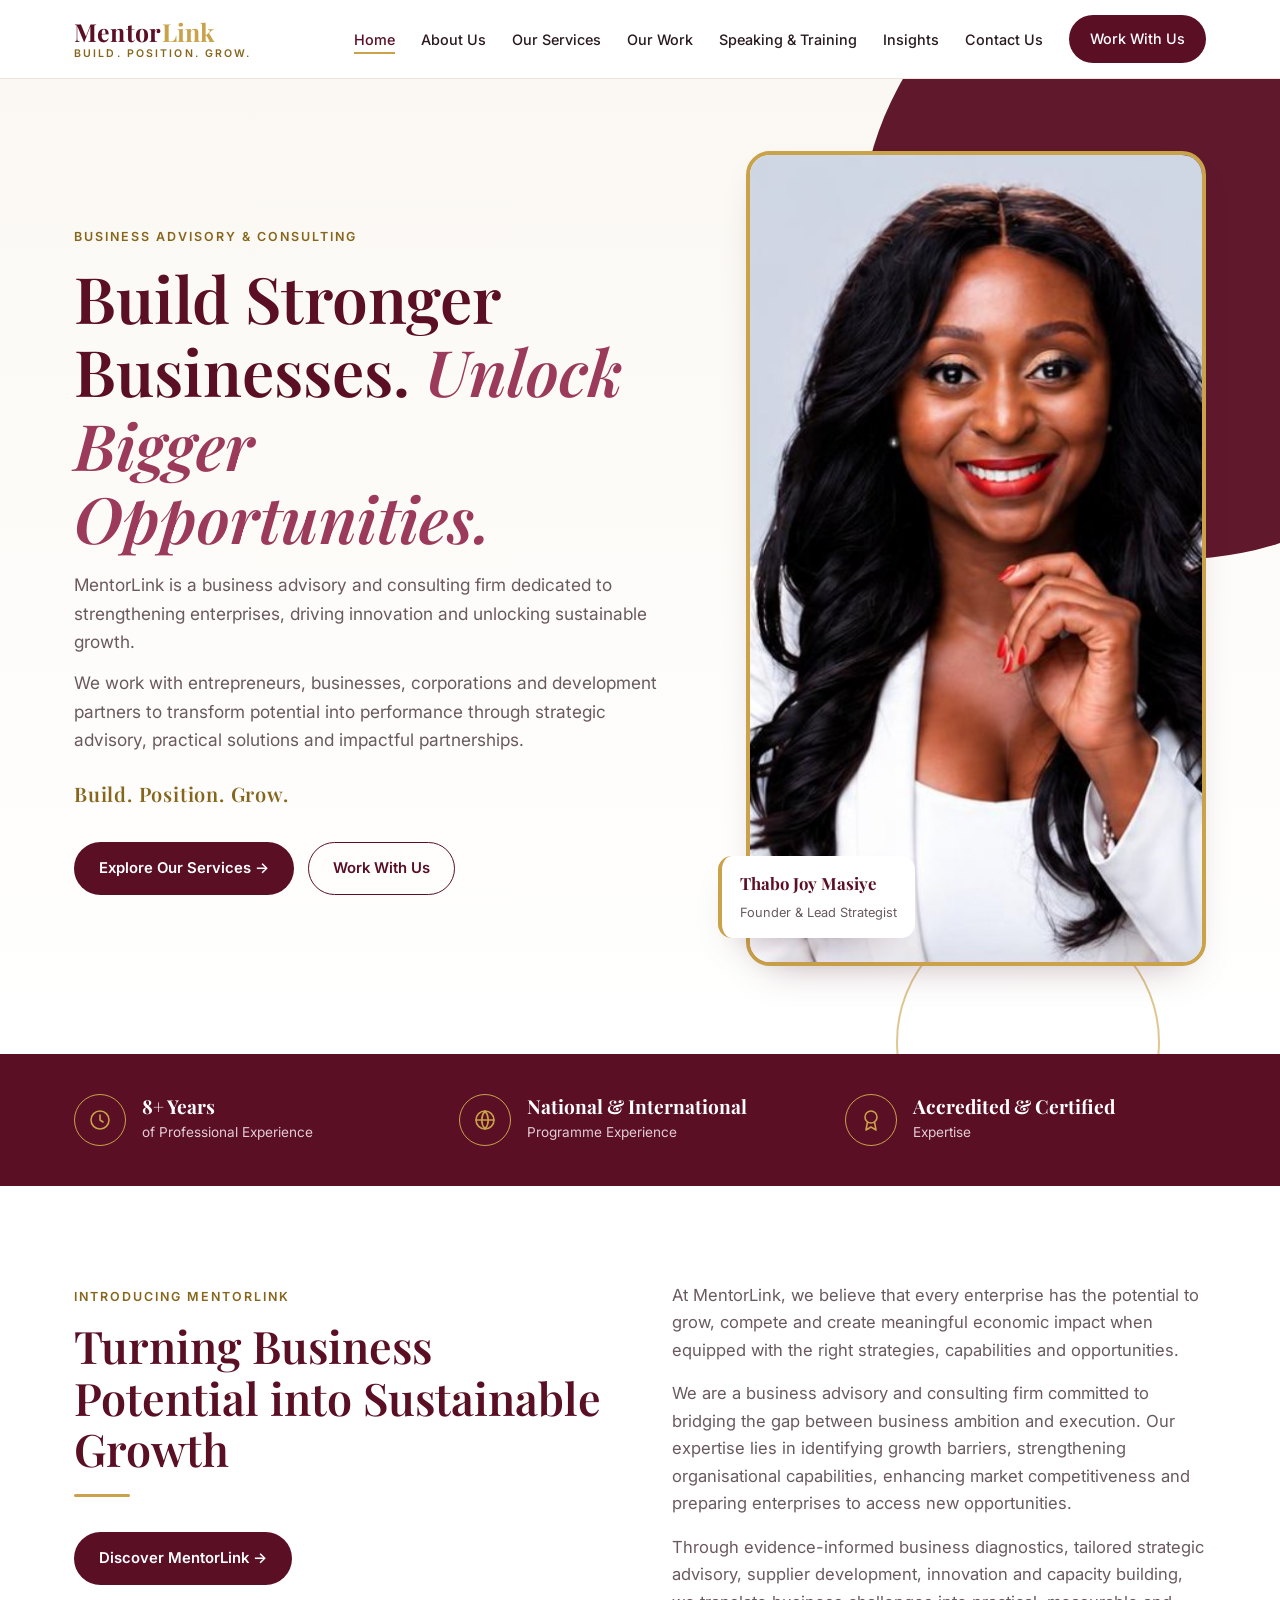
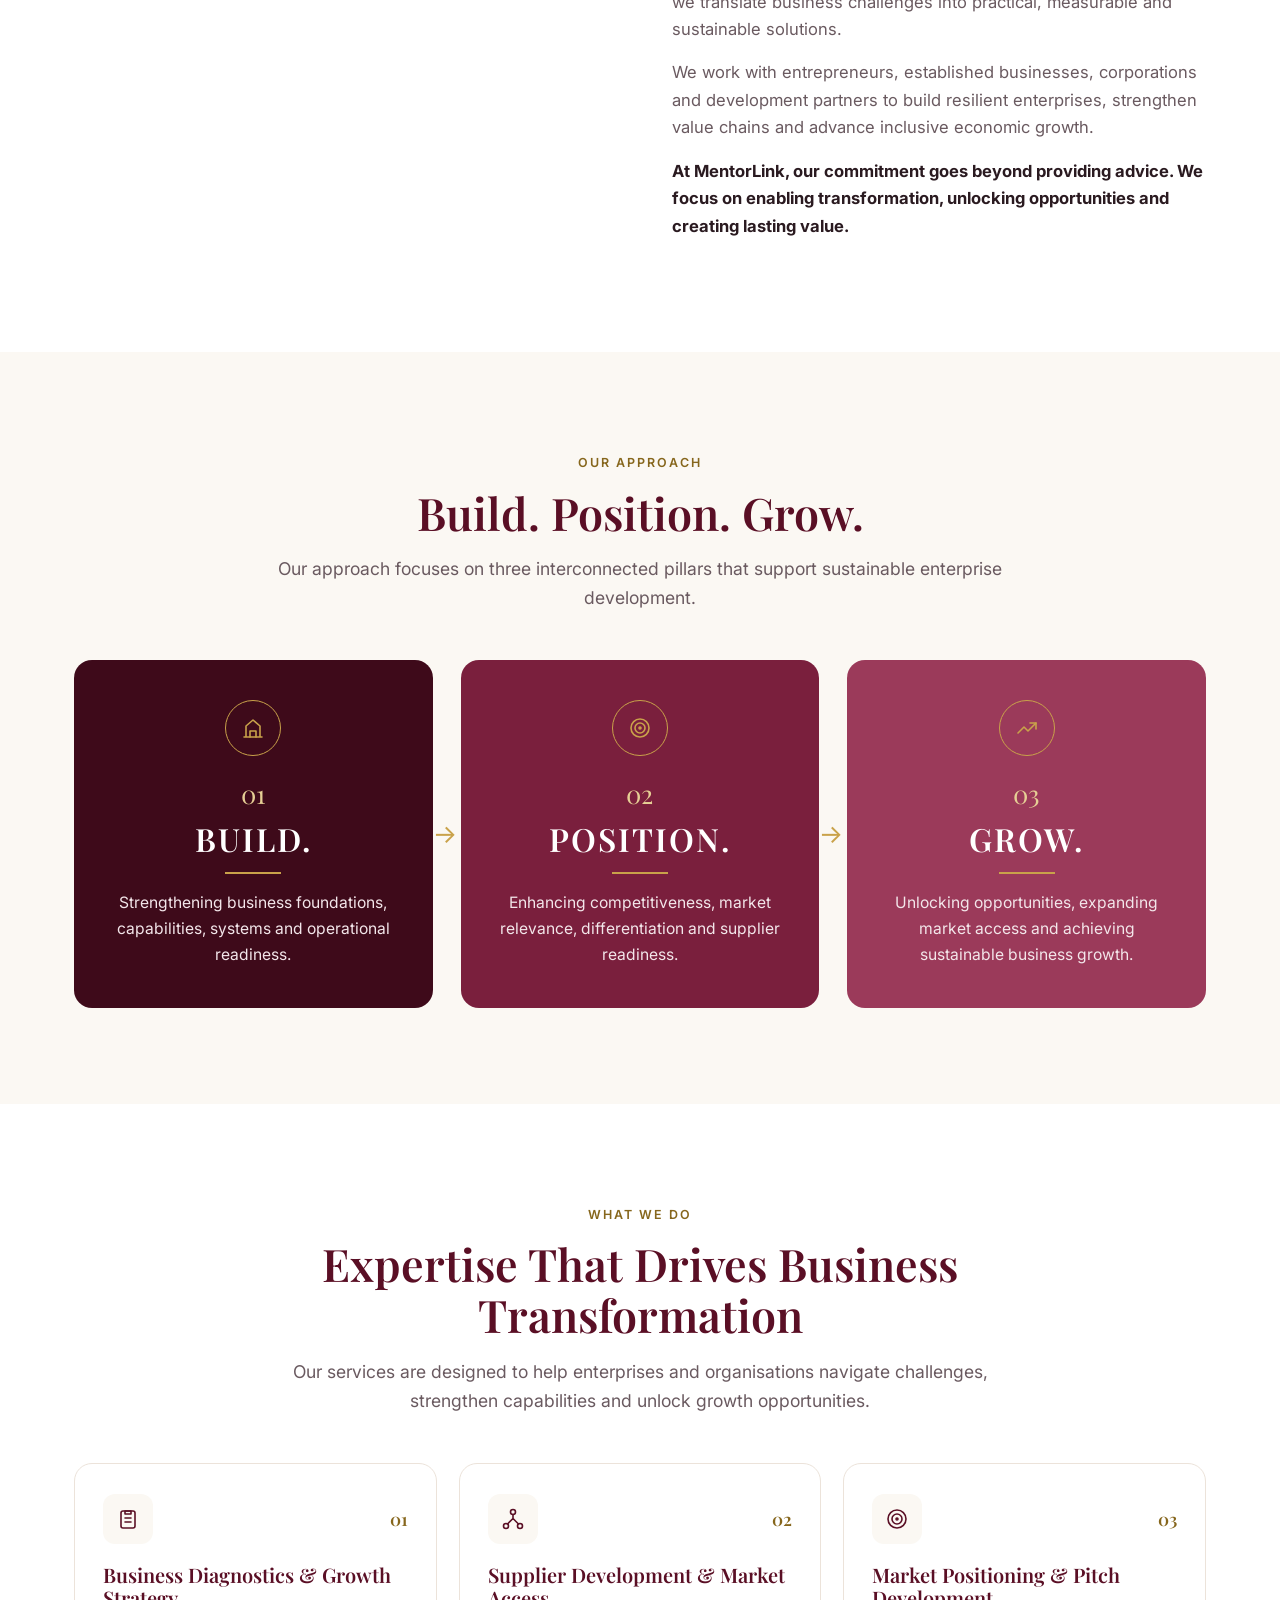
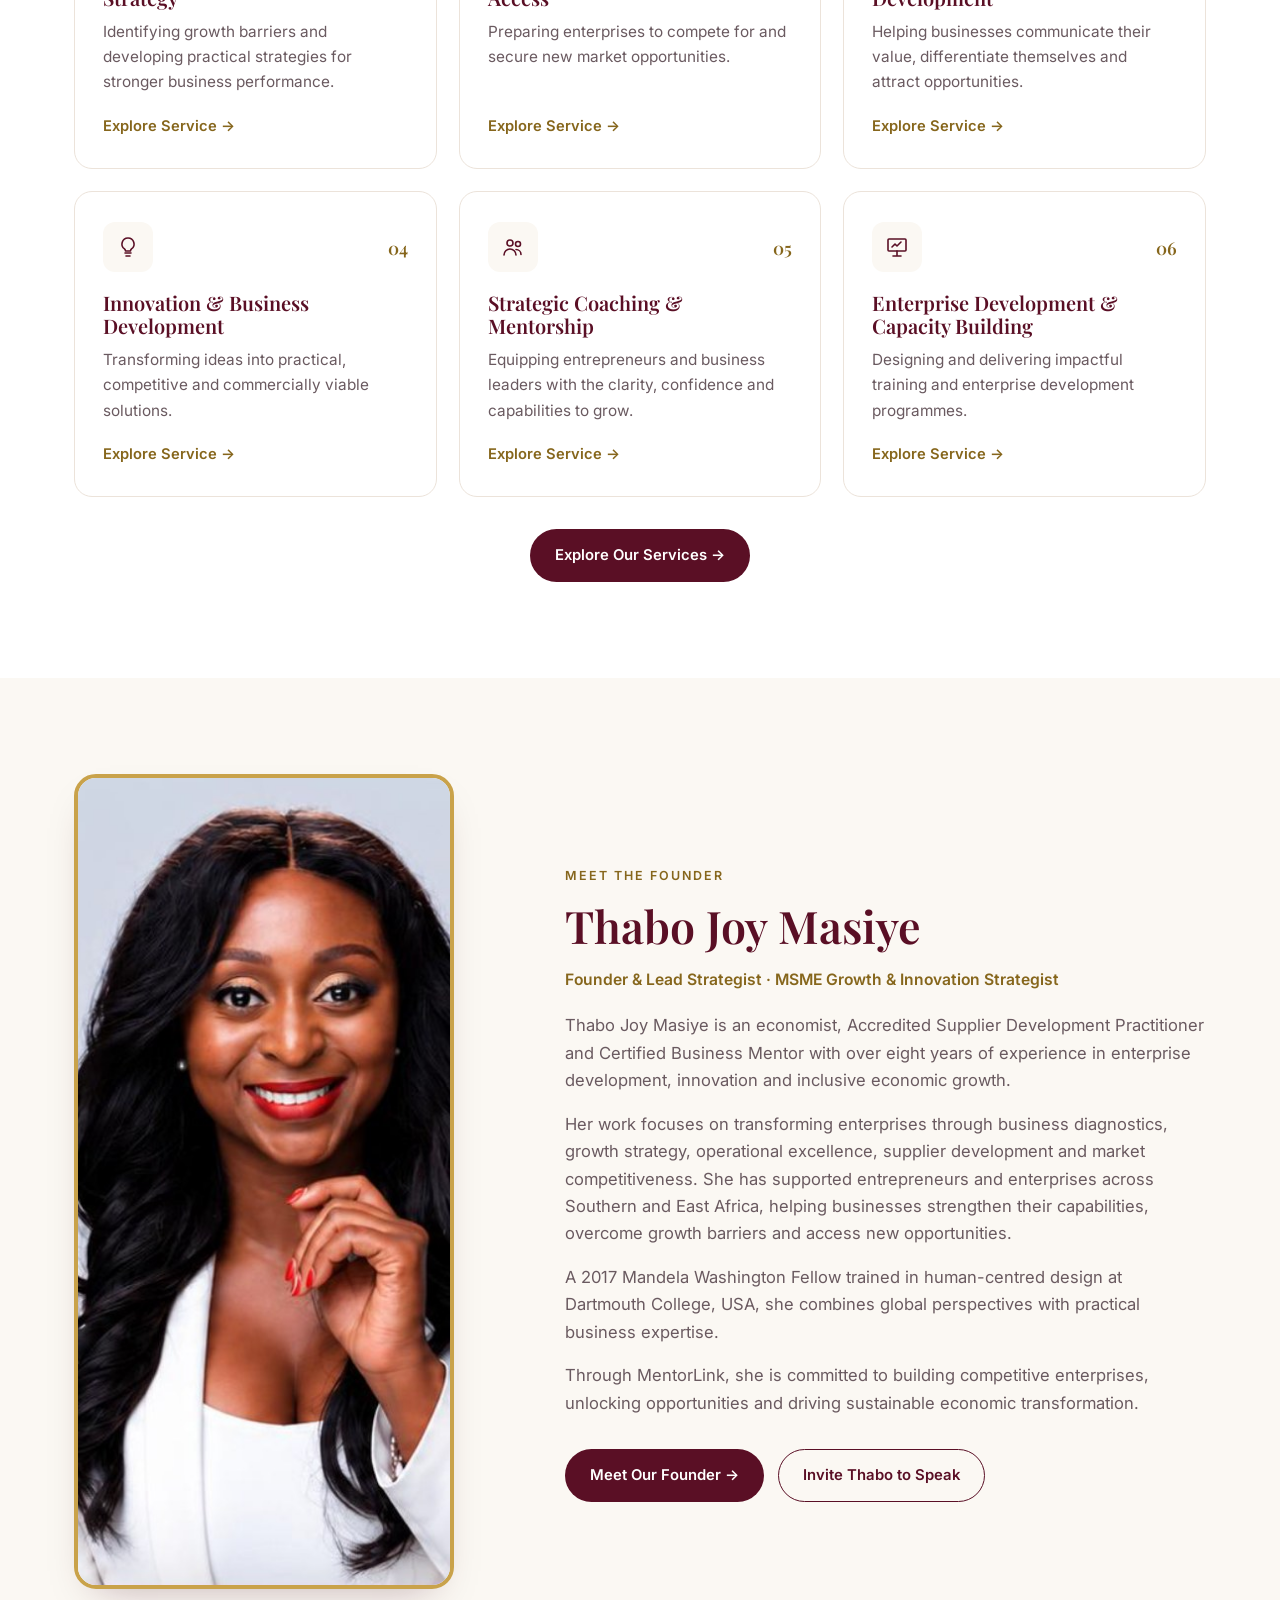
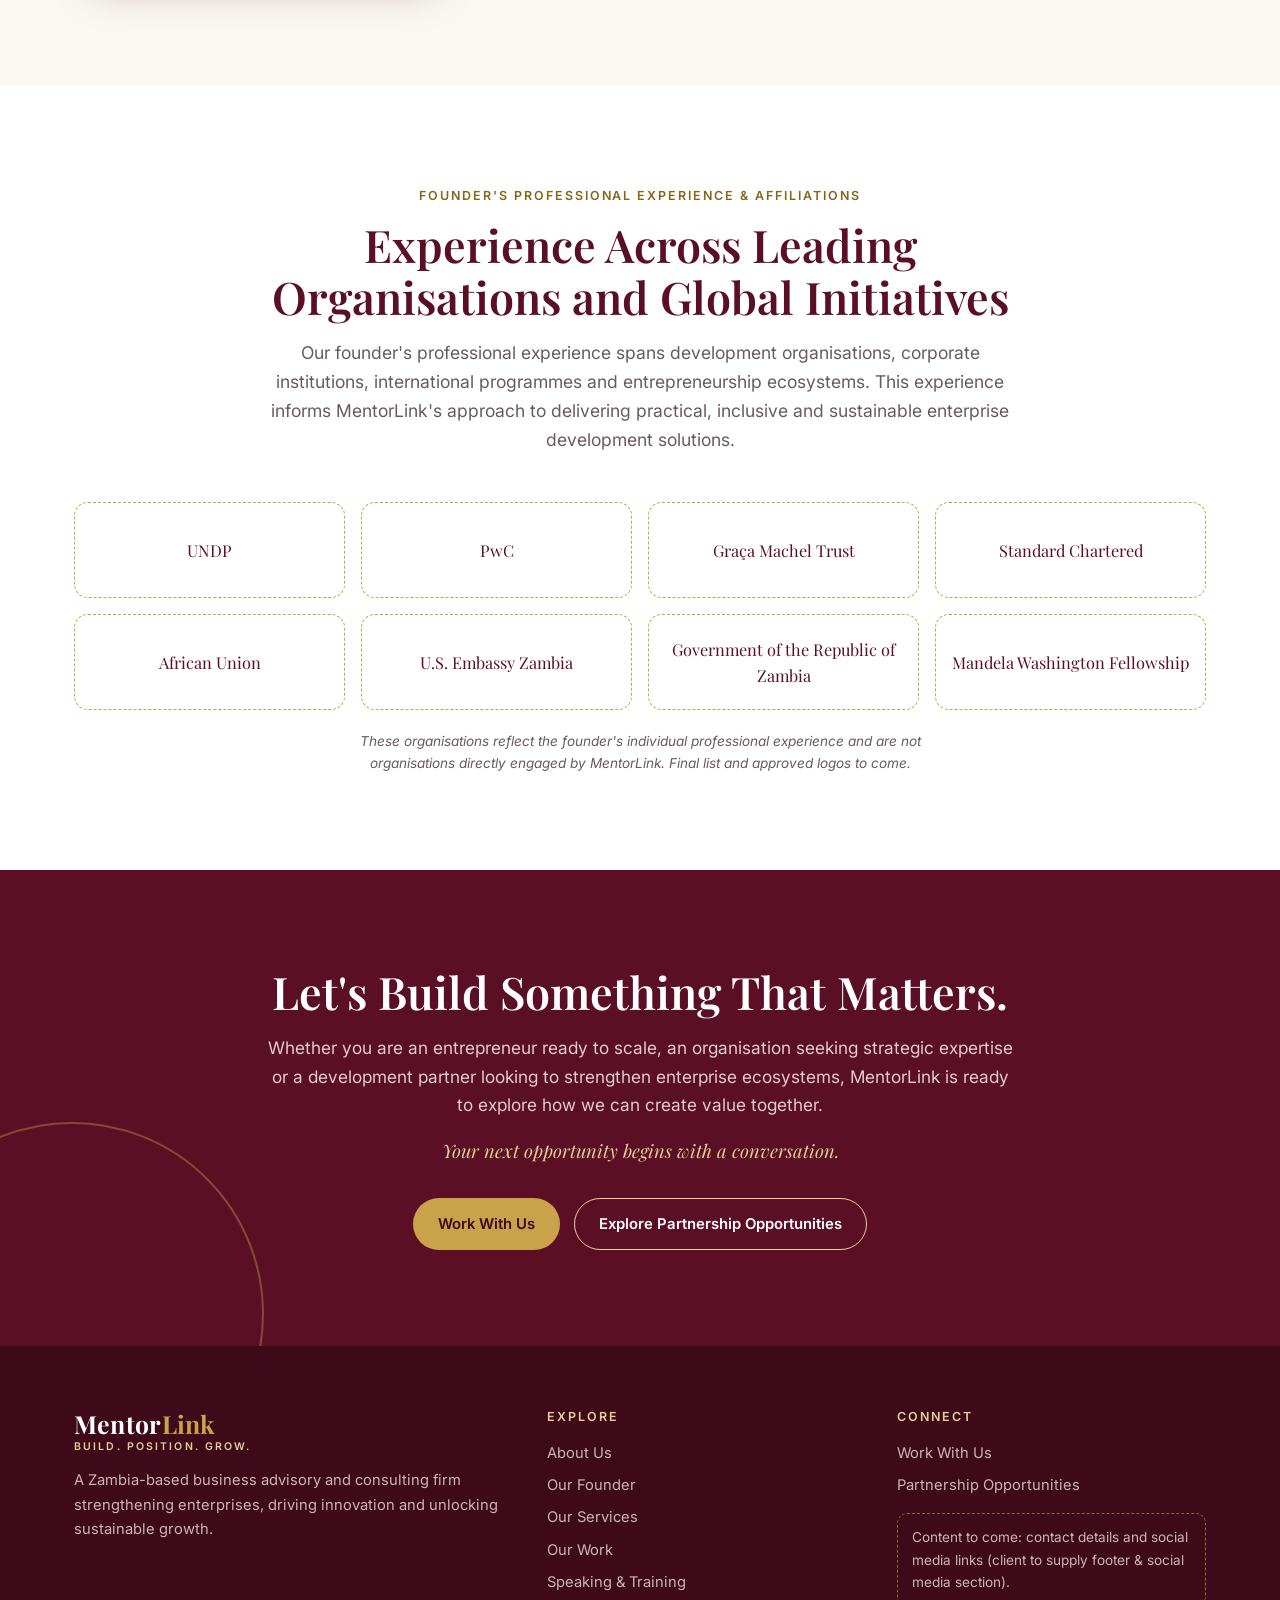
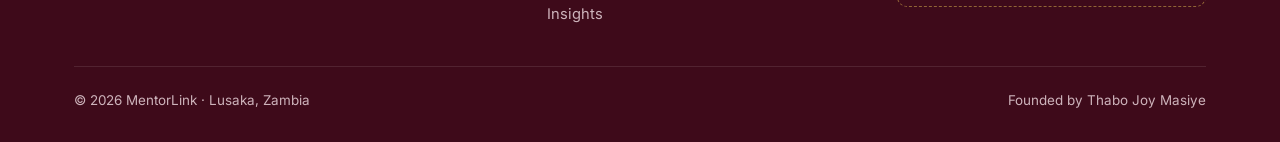
<file: index.html>
<!DOCTYPE html>
<html lang="en" class="no-js">
<head>
<meta charset="UTF-8">
<meta name="viewport" content="width=device-width, initial-scale=1.0">
<title>MentorLink | Business Advisory &amp; Consulting · Build. Position. Grow.</title>
<meta name="description" content="MentorLink is a Zambia-based business advisory and consulting firm founded by Thabo Joy Masiye, strengthening enterprises, driving innovation and unlocking sustainable growth.">
<meta property="og:title" content="MentorLink | Business Advisory &amp; Consulting · Build. Position. Grow.">
<meta property="og:description" content="MentorLink is a Zambia-based business advisory and consulting firm founded by Thabo Joy Masiye, strengthening enterprises, driving innovation and unlocking sustainable growth.">
<meta property="og:type" content="website">
<meta name="theme-color" content="#5A0F25">
<link rel="preconnect" href="https://fonts.googleapis.com">
<link rel="preconnect" href="https://fonts.gstatic.com" crossorigin>
<link href="https://fonts.googleapis.com/css2?family=Inter:wght@400;500;600;700&family=Playfair+Display:ital,wght@0,600;0,700;1,600&display=swap" rel="stylesheet">
<link rel="stylesheet" href="assets/css/style.css">
<script>document.documentElement.classList.remove('no-js')</script>
</head>
<body>
<a class="skip" href="#main">Skip to content</a>
<header class="site">
  <div class="wrap nav">
    <!-- LOGO PLACEHOLDER: replace this text wordmark with the approved MentorLink logo -->
    <a href="index.html" class="brand" aria-label="MentorLink home"><span class="name">Mentor<span>Link</span></span><span class="tag">Build. Position. Grow.</span></a>
    <button class="menu-toggle" type="button" aria-label="Open menu" aria-expanded="false" aria-controls="site-menu">&#9776;</button>
    <ul id="site-menu">
      <li><a href="index.html" aria-current="page">Home</a></li><li><a href="about.html">About Us</a></li><li><a href="services.html">Our Services</a></li><li><a href="work.html">Our Work</a></li><li><a href="speaking.html">Speaking &amp; Training</a></li><li><a href="insights.html">Insights</a></li><li><a href="contact.html">Contact Us</a></li>
      <li><a href="contact.html" class="btn btn-primary">Work With Us</a></li>
    </ul>
  </div>
</header>
<main id="main">

<section class="hero">
  <div class="wrap hero-grid">
    <div class="reveal">
      <span class="eyebrow">Business Advisory &amp; Consulting</span>
      <h1>Build Stronger Businesses. <em>Unlock Bigger Opportunities.</em></h1>
      <p>MentorLink is a business advisory and consulting firm dedicated to strengthening enterprises, driving innovation and unlocking sustainable growth.</p>
      <p>We work with entrepreneurs, businesses, corporations and development partners to transform potential into performance through strategic advisory, practical solutions and impactful partnerships.</p>
      <div class="tagline">Build. Position. Grow.</div>
      <div class="ctas">
        <a href="services.html" class="btn btn-primary">Explore Our Services &rarr;</a>
        <a href="contact.html" class="btn btn-outline">Work With Us</a>
      </div>
    </div>
    <div class="portrait reveal">
      <img src="assets/img/thabo-masiye.jpg" width="680" height="815" fetchpriority="high" alt="Thabo Joy Masiye, Founder and Lead Strategist of MentorLink">
      <div class="caption"><strong>Thabo Joy Masiye</strong><small>Founder &amp; Lead Strategist</small></div>
    </div>
  </div>
</section>

<div class="cred-banner">
  <div class="wrap cred-grid">
    <div class="cred"><span class="ic"><svg viewBox="0 0 24 24" aria-hidden="true"><circle cx="12" cy="12" r="9"/><path d="M12 7v5l3 2"/></svg></span><div><strong>8+ Years</strong><span>of Professional Experience</span></div></div>
    <div class="cred"><span class="ic"><svg viewBox="0 0 24 24" aria-hidden="true"><circle cx="12" cy="12" r="9"/><path d="M3 12h18M12 3a14 14 0 0 1 0 18M12 3a14 14 0 0 0 0 18"/></svg></span><div><strong>National &amp; International</strong><span>Programme Experience</span></div></div>
    <div class="cred"><span class="ic"><svg viewBox="0 0 24 24" aria-hidden="true"><circle cx="12" cy="9" r="6"/><path d="M8.5 14 7 22l5-3 5 3-1.5-8"/></svg></span><div><strong>Accredited &amp; Certified</strong><span>Expertise</span></div></div>
  </div>
  <!-- Additional verified impact statistics will be added here when the client provides them. -->
</div>

<section>
  <div class="wrap split">
    <div class="reveal">
      <span class="eyebrow">Introducing MentorLink</span>
      <h2 class="title">Turning Business Potential into Sustainable Growth</h2>
      <div class="rule"></div>
      <a href="about.html" class="btn btn-primary" style="margin-top:1rem">Discover MentorLink &rarr;</a>
    </div>
    <div class="prose reveal">
      <p>At MentorLink, we believe that every enterprise has the potential to grow, compete and create meaningful economic impact when equipped with the right strategies, capabilities and opportunities.</p>
      <p>We are a business advisory and consulting firm committed to bridging the gap between business ambition and execution. Our expertise lies in identifying growth barriers, strengthening organisational capabilities, enhancing market competitiveness and preparing enterprises to access new opportunities.</p>
      <p>Through evidence-informed business diagnostics, tailored strategic advisory, supplier development, innovation and capacity building, we translate business challenges into practical, measurable and sustainable solutions.</p>
      <p>We work with entrepreneurs, established businesses, corporations and development partners to build resilient enterprises, strengthen value chains and advance inclusive economic growth.</p>
      <p><strong>At MentorLink, our commitment goes beyond providing advice. We focus on enabling transformation, unlocking opportunities and creating lasting value.</strong></p>
    </div>
  </div>
</section>

<section class="bg-cream">
  <div class="wrap">
    <div class="section-head center reveal">
      <span class="eyebrow">Our Approach</span>
      <h2 class="title">Build. Position. Grow.</h2>
      <p class="lead">Our approach focuses on three interconnected pillars that support sustainable enterprise development.</p>
    </div>
    <div class="pillars">
  <div class="pillar reveal"><div class="ic"><svg viewBox="0 0 24 24" aria-hidden="true"><path d="M3 21h18M5 21V10l7-6 7 6v11"/><path d="M9 21v-6h6v6"/></svg></div><div class="num">01</div><h3>BUILD.</h3><div class="bar"></div><p>Strengthening business foundations, capabilities, systems and operational readiness.</p></div>
  <div class="pillar reveal"><div class="ic"><svg viewBox="0 0 24 24" aria-hidden="true"><circle cx="12" cy="12" r="9"/><circle cx="12" cy="12" r="5"/><circle cx="12" cy="12" r="1"/></svg></div><div class="num">02</div><h3>POSITION.</h3><div class="bar"></div><p>Enhancing competitiveness, market relevance, differentiation and supplier readiness.</p></div>
  <div class="pillar reveal"><div class="ic"><svg viewBox="0 0 24 24" aria-hidden="true"><path d="M3 17l6-6 4 4 8-8"/><path d="M15 7h6v6"/></svg></div><div class="num">03</div><h3>GROW.</h3><div class="bar"></div><p>Unlocking opportunities, expanding market access and achieving sustainable business growth.</p></div>
</div>
  </div>
</section>

<section>
  <div class="wrap">
    <div class="section-head center reveal">
      <span class="eyebrow">What We Do</span>
      <h2 class="title">Expertise That Drives Business Transformation</h2>
      <p class="lead">Our services are designed to help enterprises and organisations navigate challenges, strengthen capabilities and unlock growth opportunities.</p>
    </div>
    <div class="cards"><a class="card reveal" href="services.html#diagnostics"><div class="top"><span class="ic"><svg viewBox="0 0 24 24" aria-hidden="true"><rect x="5" y="4" width="14" height="17" rx="2"/><path d="M9 4h6v3H9zM9 11h6M9 15h6"/></svg></span><span class="no">01</span></div><h3>Business Diagnostics &amp; Growth Strategy</h3><p>Identifying growth barriers and developing practical strategies for stronger business performance.</p><span class="link-arrow">Explore Service &rarr;</span></a><a class="card reveal" href="services.html#supplier-development"><div class="top"><span class="ic"><svg viewBox="0 0 24 24" aria-hidden="true"><circle cx="12" cy="5" r="2.5"/><circle cx="5" cy="19" r="2.5"/><circle cx="19" cy="19" r="2.5"/><path d="M12 7.5v4M12 11.5 6.5 17M12 11.5l5.5 5.5"/></svg></span><span class="no">02</span></div><h3>Supplier Development &amp; Market Access</h3><p>Preparing enterprises to compete for and secure new market opportunities.</p><span class="link-arrow">Explore Service &rarr;</span></a><a class="card reveal" href="services.html#market-positioning"><div class="top"><span class="ic"><svg viewBox="0 0 24 24" aria-hidden="true"><circle cx="12" cy="12" r="9"/><circle cx="12" cy="12" r="5"/><circle cx="12" cy="12" r="1"/></svg></span><span class="no">03</span></div><h3>Market Positioning &amp; Pitch Development</h3><p>Helping businesses communicate their value, differentiate themselves and attract opportunities.</p><span class="link-arrow">Explore Service &rarr;</span></a><a class="card reveal" href="services.html#innovation"><div class="top"><span class="ic"><svg viewBox="0 0 24 24" aria-hidden="true"><path d="M9 18h6M10 21h4"/><path d="M12 3a6 6 0 0 0-3.5 10.9c.6.5 1 1.2 1 2.1h5c0-.9.4-1.6 1-2.1A6 6 0 0 0 12 3z"/></svg></span><span class="no">04</span></div><h3>Innovation &amp; Business Development</h3><p>Transforming ideas into practical, competitive and commercially viable solutions.</p><span class="link-arrow">Explore Service &rarr;</span></a><a class="card reveal" href="services.html#coaching"><div class="top"><span class="ic"><svg viewBox="0 0 24 24" aria-hidden="true"><circle cx="9" cy="8" r="3"/><circle cx="17" cy="9" r="2.5"/><path d="M3 20c0-3.3 2.7-6 6-6s6 2.7 6 6M15 14.5c2.8 0 5 2.2 5 5"/></svg></span><span class="no">05</span></div><h3>Strategic Coaching &amp; Mentorship</h3><p>Equipping entrepreneurs and business leaders with the clarity, confidence and capabilities to grow.</p><span class="link-arrow">Explore Service &rarr;</span></a><a class="card reveal" href="services.html#capacity-building"><div class="top"><span class="ic"><svg viewBox="0 0 24 24" aria-hidden="true"><rect x="3" y="4" width="18" height="12" rx="1"/><path d="M12 16v4M8 21h8M7 12l3-3 2 2 4-4"/></svg></span><span class="no">06</span></div><h3>Enterprise Development &amp; Capacity Building</h3><p>Designing and delivering impactful training and enterprise development programmes.</p><span class="link-arrow">Explore Service &rarr;</span></a></div>
    <div class="ctas" style="justify-content:center"><a href="services.html" class="btn btn-primary">Explore Our Services &rarr;</a></div>
  </div>
</section>

<section class="bg-cream">
  <div class="wrap founder">
    <div class="reveal"><img src="assets/img/thabo-masiye.jpg" width="680" height="815" loading="lazy" alt="Portrait of Thabo Joy Masiye"></div>
    <div class="prose reveal">
      <span class="eyebrow">Meet the Founder</span>
      <h2 class="title">Thabo Joy Masiye</h2>
      <div class="role">Founder &amp; Lead Strategist · MSME Growth &amp; Innovation Strategist</div>
      <p>Thabo Joy Masiye is an economist, Accredited Supplier Development Practitioner and Certified Business Mentor with over eight years of experience in enterprise development, innovation and inclusive economic growth.</p>
      <p>Her work focuses on transforming enterprises through business diagnostics, growth strategy, operational excellence, supplier development and market competitiveness. She has supported entrepreneurs and enterprises across Southern and East Africa, helping businesses strengthen their capabilities, overcome growth barriers and access new opportunities.</p>
      <p>A 2017 Mandela Washington Fellow trained in human-centred design at Dartmouth College, USA, she combines global perspectives with practical business expertise.</p>
      <p>Through MentorLink, she is committed to building competitive enterprises, unlocking opportunities and driving sustainable economic transformation.</p>
      <div class="ctas">
        <a href="founder.html" class="btn btn-primary">Meet Our Founder &rarr;</a>
        <a href="speaking.html" class="btn btn-outline">Invite Thabo to Speak</a>
      </div>
    </div>
  </div>
</section>

<section>
  <div class="wrap">
    <div class="section-head center reveal">
      <span class="eyebrow">Founder's Professional Experience &amp; Affiliations</span>
      <h2 class="title">Experience Across Leading Organisations and Global Initiatives</h2>
      <p class="lead">Our founder's professional experience spans development organisations, corporate institutions, international programmes and entrepreneurship ecosystems. This experience informs MentorLink's approach to delivering practical, inclusive and sustainable enterprise development solutions.</p>
    </div>
    <!-- LOGO BANNER PLACEHOLDER: swap each name for the approved logo once the client supplies the final list. -->
    <div class="logo-banner reveal"><div class="logo-slot">UNDP</div><div class="logo-slot">PwC</div><div class="logo-slot">Graça Machel Trust</div><div class="logo-slot">Standard Chartered</div><div class="logo-slot">African Union</div><div class="logo-slot">U.S. Embassy Zambia</div><div class="logo-slot">Government of the Republic of Zambia</div><div class="logo-slot">Mandela Washington Fellowship</div></div>
    <p class="note center">These organisations reflect the founder's individual professional experience and are not organisations directly engaged by MentorLink. Final list and approved logos to come.</p>
  </div>
</section>

<section class="cta-band"><div class="wrap"><h2 class="title">Let's Build Something That Matters.</h2><p>Whether you are an entrepreneur ready to scale, an organisation seeking strategic expertise or a development partner looking to strengthen enterprise ecosystems, MentorLink is ready to explore how we can create value together.</p><p class="kicker">Your next opportunity begins with a conversation.</p><div class="ctas" style="justify-content:center"><a href="contact.html" class="btn btn-gold">Work With Us</a><a href="contact.html?type=partnership#enquiry" class="btn btn-outline">Explore Partnership Opportunities</a></div></div></section>

</main>
<footer class="site">
  <div class="wrap">
    <div class="foot-grid">
      <div>
        <a href="index.html" class="brand"><span class="name">Mentor<span style="color:var(--gold)">Link</span></span><span class="tag">Build. Position. Grow.</span></a>
        <p style="margin-top:1rem">A Zambia-based business advisory and consulting firm strengthening enterprises, driving innovation and unlocking sustainable growth.</p>
      </div>
      <div>
        <h4>Explore</h4>
        <ul>
          <li><a href="about.html">About Us</a></li>
          <li><a href="founder.html">Our Founder</a></li>
          <li><a href="services.html">Our Services</a></li>
          <li><a href="work.html">Our Work</a></li>
          <li><a href="speaking.html">Speaking &amp; Training</a></li>
          <li><a href="insights.html">Insights</a></li>
        </ul>
      </div>
      <div>
        <h4>Connect</h4>
        <ul>
          <li><a href="contact.html">Work With Us</a></li>
          <li><a href="contact.html#enquiry">Partnership Opportunities</a></li>
        </ul>
        <div class="ph">Content to come: contact details and social media links (client to supply footer &amp; social media section).</div>
      </div>
    </div>
    <div class="foot-bottom"><span>© 2026 MentorLink · Lusaka, Zambia</span><span>Founded by Thabo Joy Masiye</span></div>
  </div>
</footer>
<script src="assets/js/main.js"></script>
</body>
</html>
</file>
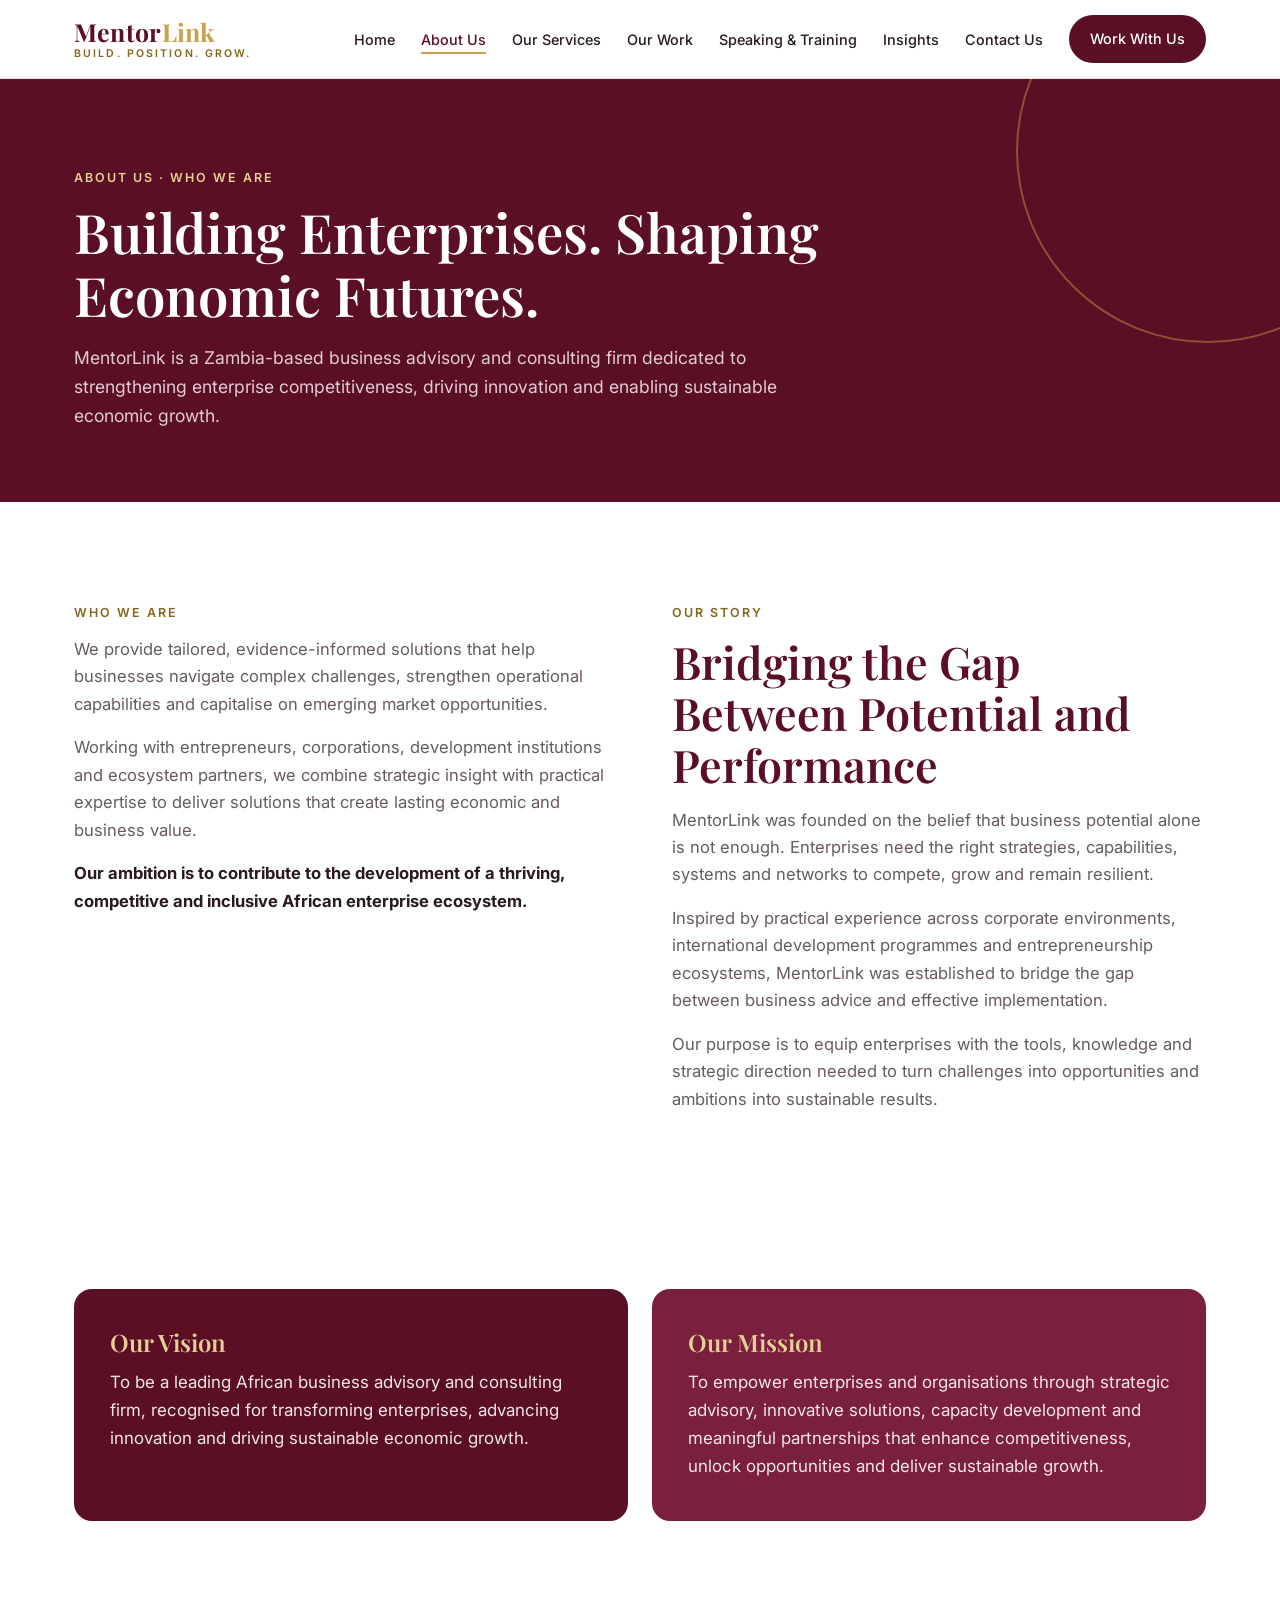
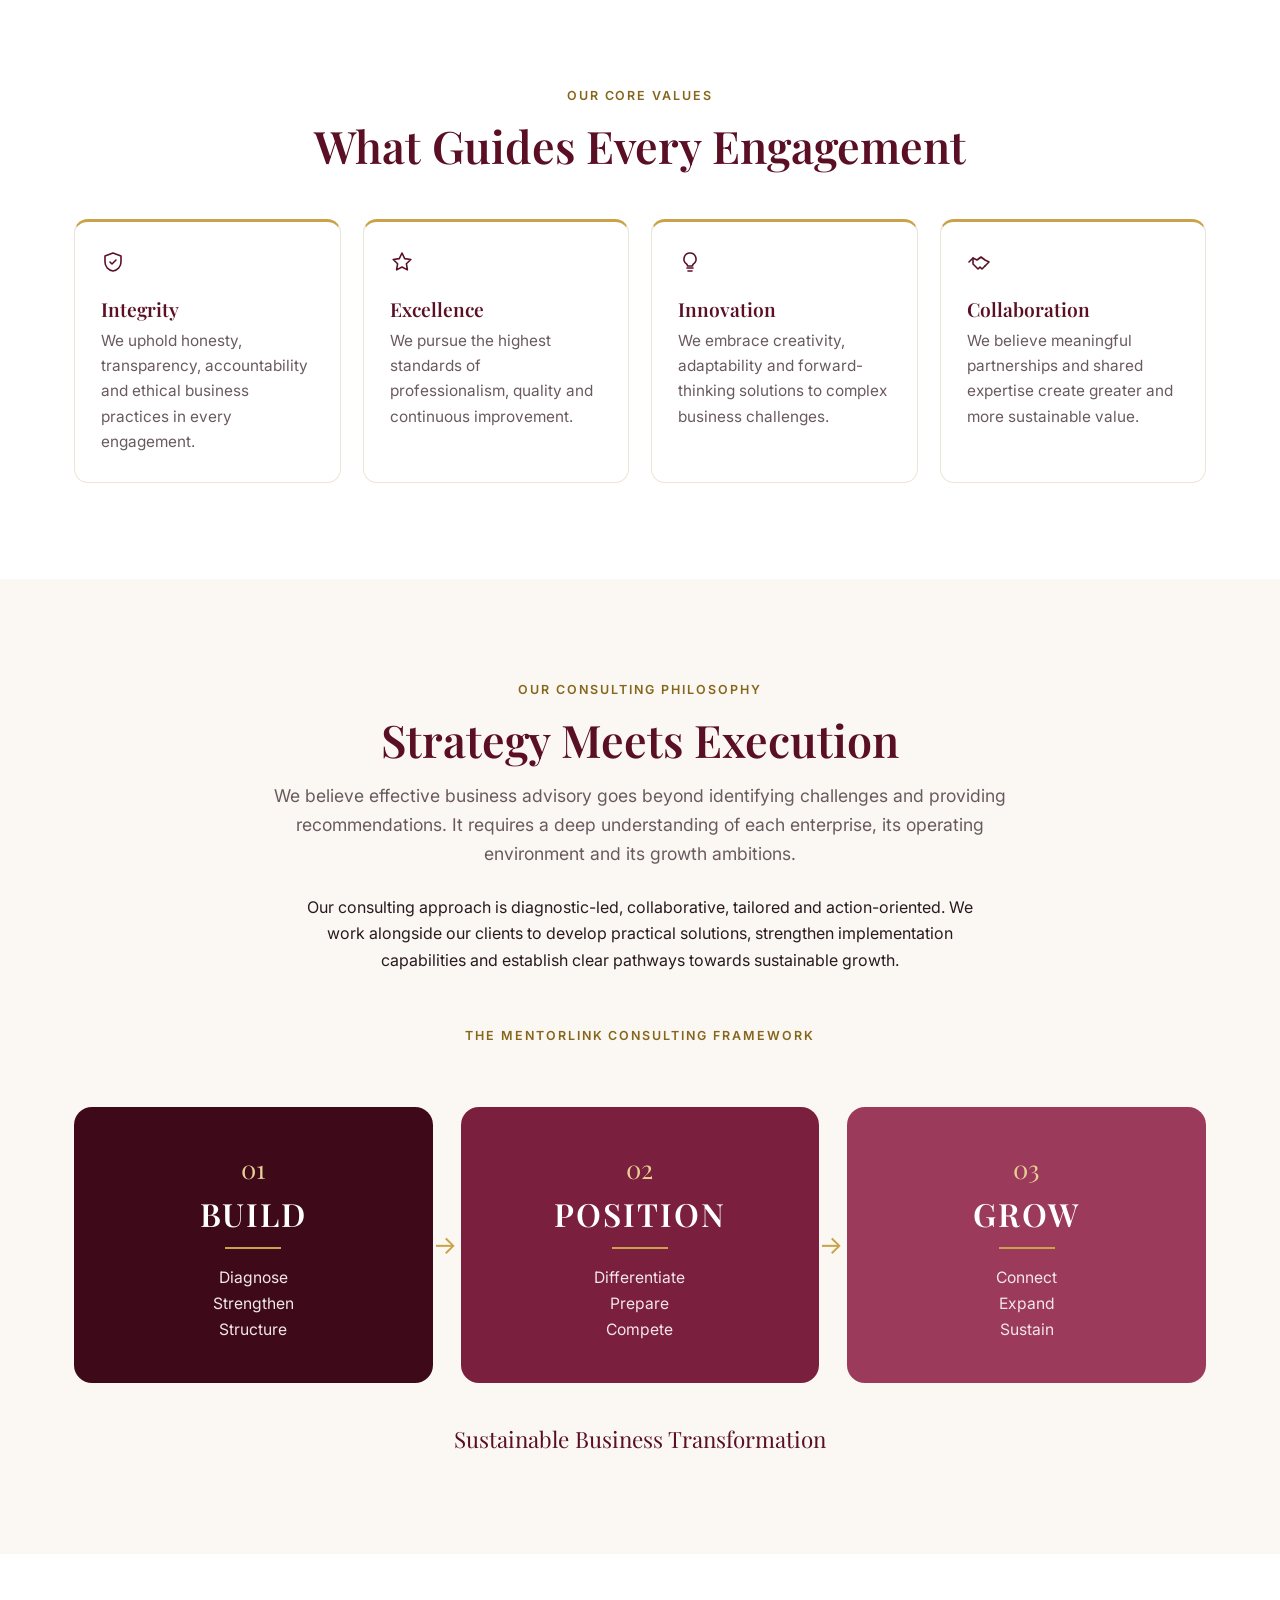
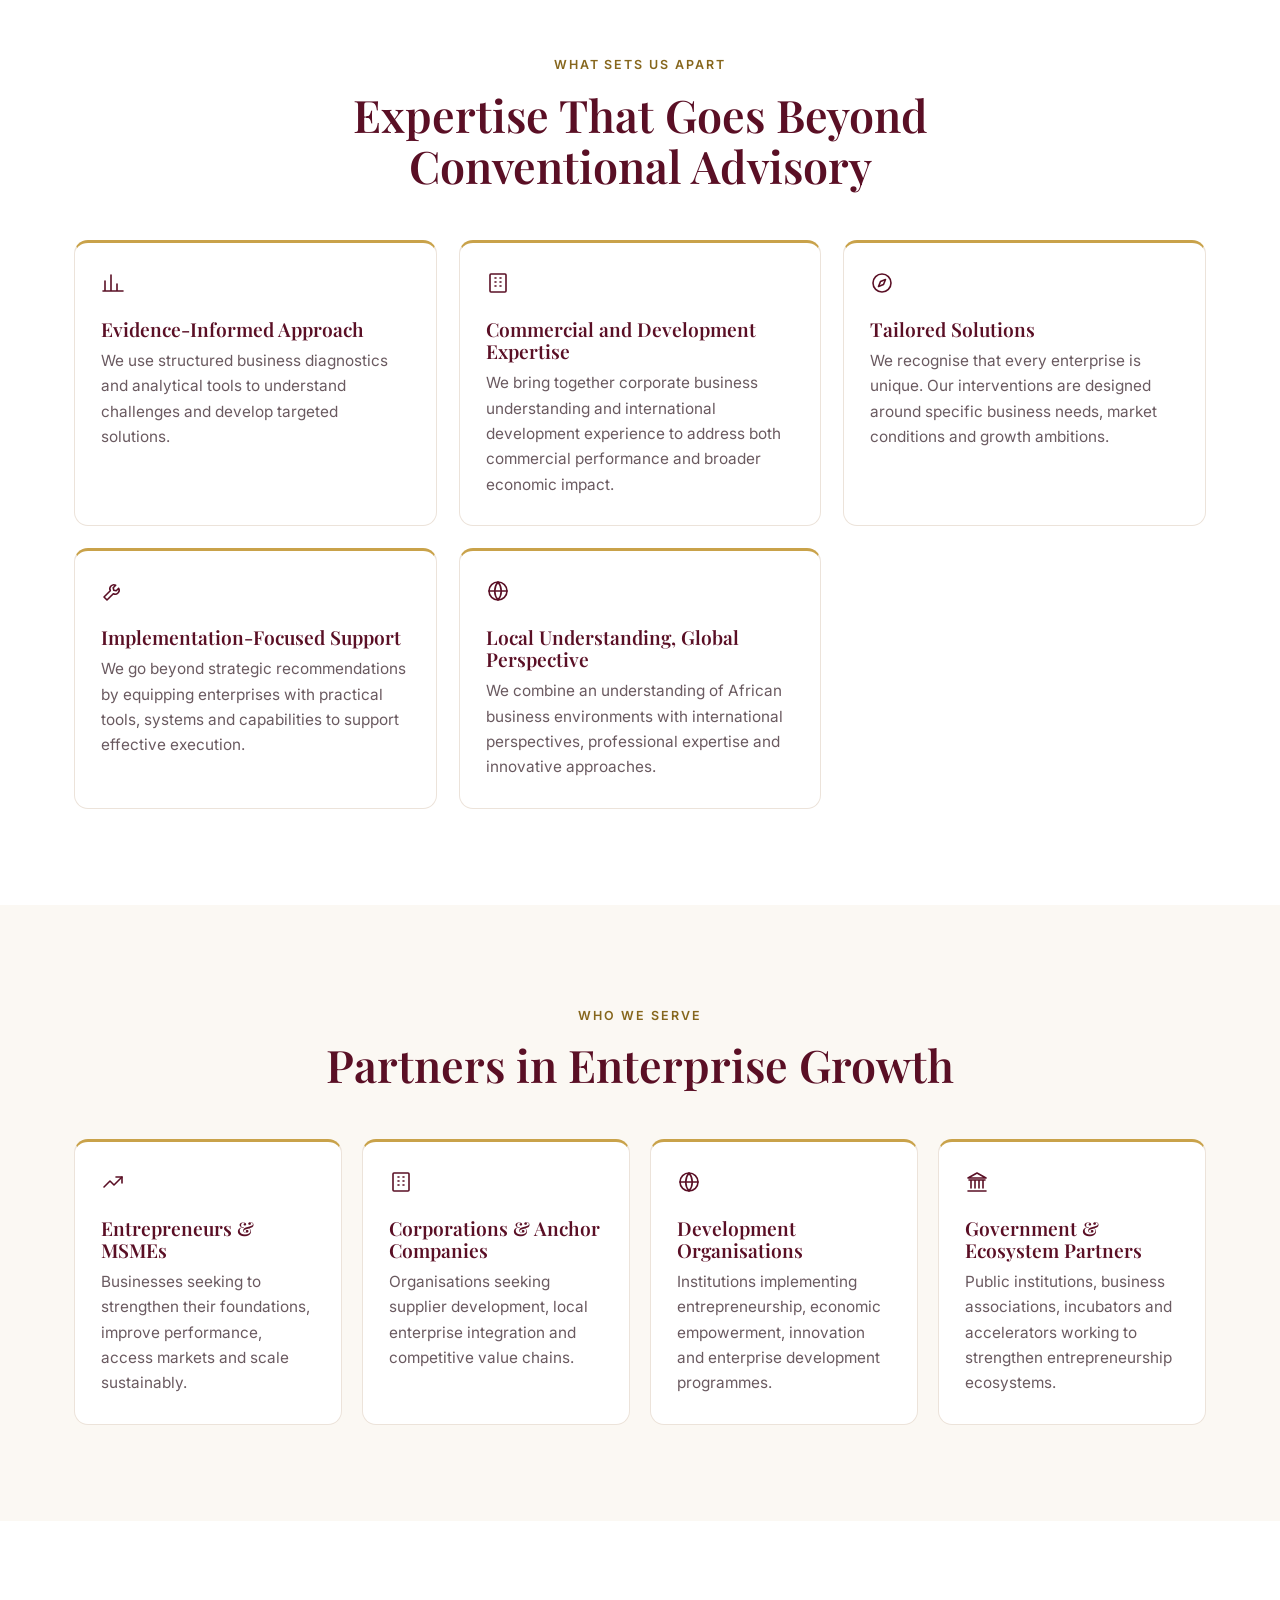
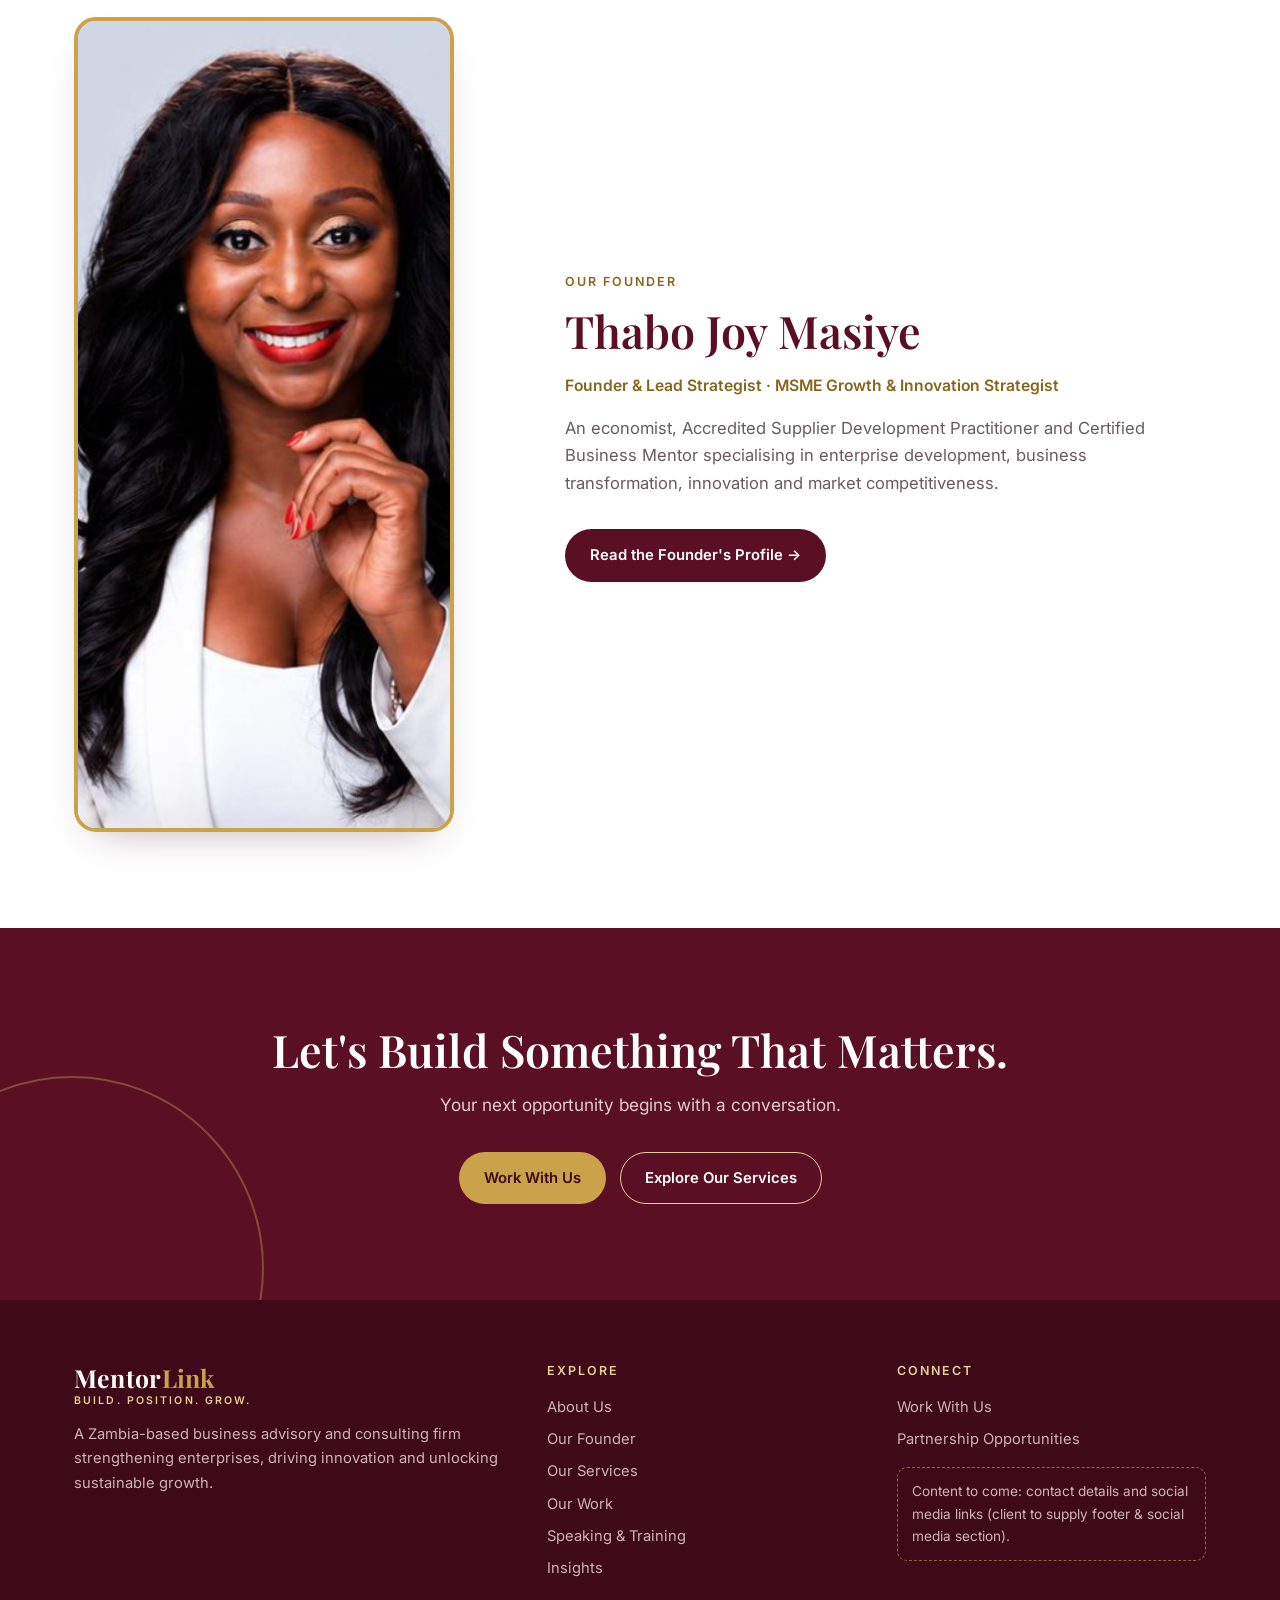
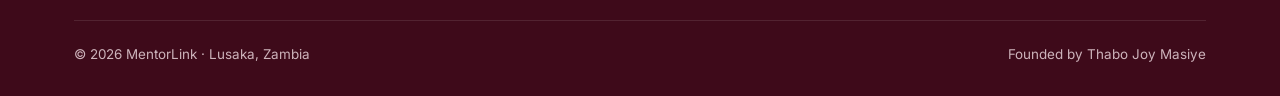
<file: about.html>
<!DOCTYPE html>
<html lang="en" class="no-js">
<head>
<meta charset="UTF-8">
<meta name="viewport" content="width=device-width, initial-scale=1.0">
<title>About Us | MentorLink</title>
<meta name="description" content="MentorLink is a Zambia-based business advisory and consulting firm. Our story, vision, mission, core values and consulting philosophy.">
<meta property="og:title" content="About Us | MentorLink">
<meta property="og:description" content="MentorLink is a Zambia-based business advisory and consulting firm. Our story, vision, mission, core values and consulting philosophy.">
<meta property="og:type" content="website">
<meta name="theme-color" content="#5A0F25">
<link rel="preconnect" href="https://fonts.googleapis.com">
<link rel="preconnect" href="https://fonts.gstatic.com" crossorigin>
<link href="https://fonts.googleapis.com/css2?family=Inter:wght@400;500;600;700&family=Playfair+Display:ital,wght@0,600;0,700;1,600&display=swap" rel="stylesheet">
<link rel="stylesheet" href="assets/css/style.css">
<script>document.documentElement.classList.remove('no-js')</script>
</head>
<body>
<a class="skip" href="#main">Skip to content</a>
<header class="site">
  <div class="wrap nav">
    <!-- LOGO PLACEHOLDER: replace this text wordmark with the approved MentorLink logo -->
    <a href="index.html" class="brand" aria-label="MentorLink home"><span class="name">Mentor<span>Link</span></span><span class="tag">Build. Position. Grow.</span></a>
    <button class="menu-toggle" type="button" aria-label="Open menu" aria-expanded="false" aria-controls="site-menu">&#9776;</button>
    <ul id="site-menu">
      <li><a href="index.html">Home</a></li><li><a href="about.html" aria-current="page">About Us</a></li><li><a href="services.html">Our Services</a></li><li><a href="work.html">Our Work</a></li><li><a href="speaking.html">Speaking &amp; Training</a></li><li><a href="insights.html">Insights</a></li><li><a href="contact.html">Contact Us</a></li>
      <li><a href="contact.html" class="btn btn-primary">Work With Us</a></li>
    </ul>
  </div>
</header>
<main id="main">

<section class="page-hero"><div class="wrap">
  <span class="eyebrow">About Us · Who We Are</span>
  <h1>Building Enterprises. Shaping Economic Futures.</h1>
  <p>MentorLink is a Zambia-based business advisory and consulting firm dedicated to strengthening enterprise competitiveness, driving innovation and enabling sustainable economic growth.</p>
</div></section>

<section>
  <div class="wrap split">
    <div class="prose reveal">
      <span class="eyebrow">Who We Are</span>
      <p>We provide tailored, evidence-informed solutions that help businesses navigate complex challenges, strengthen operational capabilities and capitalise on emerging market opportunities.</p>
      <p>Working with entrepreneurs, corporations, development institutions and ecosystem partners, we combine strategic insight with practical expertise to deliver solutions that create lasting economic and business value.</p>
      <p><strong>Our ambition is to contribute to the development of a thriving, competitive and inclusive African enterprise ecosystem.</strong></p>
    </div>
    <div class="prose reveal">
      <span class="eyebrow">Our Story</span>
      <h2 class="title">Bridging the Gap Between Potential and Performance</h2>
      <p>MentorLink was founded on the belief that business potential alone is not enough. Enterprises need the right strategies, capabilities, systems and networks to compete, grow and remain resilient.</p>
      <p>Inspired by practical experience across corporate environments, international development programmes and entrepreneurship ecosystems, MentorLink was established to bridge the gap between business advice and effective implementation.</p>
      <p>Our purpose is to equip enterprises with the tools, knowledge and strategic direction needed to turn challenges into opportunities and ambitions into sustainable results.</p>
    </div>
  </div>
</section>

<section class="tight">
  <div class="wrap vm">
    <div class="box reveal"><h3>Our Vision</h3><p>To be a leading African business advisory and consulting firm, recognised for transforming enterprises, advancing innovation and driving sustainable economic growth.</p></div>
    <div class="box reveal"><h3>Our Mission</h3><p>To empower enterprises and organisations through strategic advisory, innovative solutions, capacity development and meaningful partnerships that enhance competitiveness, unlock opportunities and deliver sustainable growth.</p></div>
  </div>
</section>

<section>
  <div class="wrap">
    <div class="section-head center reveal"><span class="eyebrow">Our Core Values</span><h2 class="title">What Guides Every Engagement</h2></div>
    <div class="grid-4"><div class="tile reveal"><div class="ic"><svg viewBox="0 0 24 24" aria-hidden="true"><path d="M12 3l8 3v6c0 4.5-3.4 8.3-8 9-4.6-.7-8-4.5-8-9V6z"/><path d="M9 12l2 2 4-4"/></svg></div><h3>Integrity</h3><p>We uphold honesty, transparency, accountability and ethical business practices in every engagement.</p></div><div class="tile reveal"><div class="ic"><svg viewBox="0 0 24 24" aria-hidden="true"><path d="M12 3l2.7 5.6 6.1.9-4.4 4.3 1 6.1L12 17l-5.4 2.9 1-6.1L3.2 9.5l6.1-.9z"/></svg></div><h3>Excellence</h3><p>We pursue the highest standards of professionalism, quality and continuous improvement.</p></div><div class="tile reveal"><div class="ic"><svg viewBox="0 0 24 24" aria-hidden="true"><path d="M9 18h6M10 21h4"/><path d="M12 3a6 6 0 0 0-3.5 10.9c.6.5 1 1.2 1 2.1h5c0-.9.4-1.6 1-2.1A6 6 0 0 0 12 3z"/></svg></div><h3>Innovation</h3><p>We embrace creativity, adaptability and forward-thinking solutions to complex business challenges.</p></div><div class="tile reveal"><div class="ic"><svg viewBox="0 0 24 24" aria-hidden="true"><path d="M2 12l4-4 4 2 4-3 4 3 4 2-4 4"/><path d="M6 8v6l5 5 2-2M13 17l2 2 3-3"/></svg></div><h3>Collaboration</h3><p>We believe meaningful partnerships and shared expertise create greater and more sustainable value.</p></div></div>
  </div>
</section>

<section class="bg-cream">
  <div class="wrap">
    <div class="section-head center reveal">
      <span class="eyebrow">Our Consulting Philosophy</span>
      <h2 class="title">Strategy Meets Execution</h2>
      <p class="lead">We believe effective business advisory goes beyond identifying challenges and providing recommendations. It requires a deep understanding of each enterprise, its operating environment and its growth ambitions.</p>
    </div>
    <div class="section-head center reveal" style="margin-top:-1.4rem">
      <p>Our consulting approach is diagnostic-led, collaborative, tailored and action-oriented. We work alongside our clients to develop practical solutions, strengthen implementation capabilities and establish clear pathways towards sustainable growth.</p>
    </div>
    <div class="section-head center reveal"><span class="eyebrow">The MentorLink Consulting Framework</span></div>
    <div class="pillars">
      <div class="pillar reveal"><div class="num">01</div><h3>BUILD</h3><div class="bar"></div><p>Diagnose<br>Strengthen<br>Structure</p></div>
      <div class="pillar reveal"><div class="num">02</div><h3>POSITION</h3><div class="bar"></div><p>Differentiate<br>Prepare<br>Compete</p></div>
      <div class="pillar reveal"><div class="num">03</div><h3>GROW</h3><div class="bar"></div><p>Connect<br>Expand<br>Sustain</p></div>
    </div>
    <p class="pillar-foot reveal">Sustainable Business Transformation</p>
  </div>
</section>

<section>
  <div class="wrap">
    <div class="section-head center reveal"><span class="eyebrow">What Sets Us Apart</span><h2 class="title">Expertise That Goes Beyond Conventional Advisory</h2></div>
    <div class="cards"><div class="tile reveal"><div class="ic"><svg viewBox="0 0 24 24" aria-hidden="true"><path d="M4 20V10M10 20V4M16 20v-7M22 20H2"/></svg></div><h3>Evidence-Informed Approach</h3><p>We use structured business diagnostics and analytical tools to understand challenges and develop targeted solutions.</p></div><div class="tile reveal"><div class="ic"><svg viewBox="0 0 24 24" aria-hidden="true"><rect x="4" y="3" width="16" height="18" rx="1"/><path d="M9 7h1M14 7h1M9 11h1M14 11h1M9 15h1M14 15h1"/></svg></div><h3>Commercial and Development Expertise</h3><p>We bring together corporate business understanding and international development experience to address both commercial performance and broader economic impact.</p></div><div class="tile reveal"><div class="ic"><svg viewBox="0 0 24 24" aria-hidden="true"><circle cx="12" cy="12" r="9"/><path d="M15.5 8.5 13.5 13.5 8.5 15.5 10.5 10.5z"/></svg></div><h3>Tailored Solutions</h3><p>We recognise that every enterprise is unique. Our interventions are designed around specific business needs, market conditions and growth ambitions.</p></div><div class="tile reveal"><div class="ic"><svg viewBox="0 0 24 24" aria-hidden="true"><path d="M14.7 6.3a4 4 0 0 0-5.4 5.4L3 18l3 3 6.3-6.3a4 4 0 0 0 5.4-5.4l-2.5 2.5-2.4-.6-.6-2.4z"/></svg></div><h3>Implementation-Focused Support</h3><p>We go beyond strategic recommendations by equipping enterprises with practical tools, systems and capabilities to support effective execution.</p></div><div class="tile reveal"><div class="ic"><svg viewBox="0 0 24 24" aria-hidden="true"><circle cx="12" cy="12" r="9"/><path d="M3 12h18M12 3a14 14 0 0 1 0 18M12 3a14 14 0 0 0 0 18"/></svg></div><h3>Local Understanding, Global Perspective</h3><p>We combine an understanding of African business environments with international perspectives, professional expertise and innovative approaches.</p></div></div>
  </div>
</section>

<section class="bg-cream">
  <div class="wrap">
    <div class="section-head center reveal"><span class="eyebrow">Who We Serve</span><h2 class="title">Partners in Enterprise Growth</h2></div>
    <div class="audience"><div class="tile reveal"><div class="ic"><svg viewBox="0 0 24 24" aria-hidden="true"><path d="M3 17l6-6 4 4 8-8"/><path d="M15 7h6v6"/></svg></div><h3>Entrepreneurs &amp; MSMEs</h3><p>Businesses seeking to strengthen their foundations, improve performance, access markets and scale sustainably.</p></div><div class="tile reveal"><div class="ic"><svg viewBox="0 0 24 24" aria-hidden="true"><rect x="4" y="3" width="16" height="18" rx="1"/><path d="M9 7h1M14 7h1M9 11h1M14 11h1M9 15h1M14 15h1"/></svg></div><h3>Corporations &amp; Anchor Companies</h3><p>Organisations seeking supplier development, local enterprise integration and competitive value chains.</p></div><div class="tile reveal"><div class="ic"><svg viewBox="0 0 24 24" aria-hidden="true"><circle cx="12" cy="12" r="9"/><path d="M3 12h18M12 3a14 14 0 0 1 0 18M12 3a14 14 0 0 0 0 18"/></svg></div><h3>Development Organisations</h3><p>Institutions implementing entrepreneurship, economic empowerment, innovation and enterprise development programmes.</p></div><div class="tile reveal"><div class="ic"><svg viewBox="0 0 24 24" aria-hidden="true"><path d="M3 21h18M4 10h16M12 3l9 5H3zM6 10v8M10 10v8M14 10v8M18 10v8"/></svg></div><h3>Government &amp; Ecosystem Partners</h3><p>Public institutions, business associations, incubators and accelerators working to strengthen entrepreneurship ecosystems.</p></div></div>
  </div>
</section>

<section>
  <div class="wrap founder">
    <div class="reveal"><img src="assets/img/thabo-masiye.jpg" width="680" height="815" loading="lazy" alt="Portrait of Thabo Joy Masiye"></div>
    <div class="prose reveal">
      <span class="eyebrow">Our Founder</span>
      <h2 class="title">Thabo Joy Masiye</h2>
      <div class="role" style="font-weight:600;color:var(--gold-ink);margin-bottom:1rem">Founder &amp; Lead Strategist · MSME Growth &amp; Innovation Strategist</div>
      <p>An economist, Accredited Supplier Development Practitioner and Certified Business Mentor specialising in enterprise development, business transformation, innovation and market competitiveness.</p>
      <div class="ctas"><a href="founder.html" class="btn btn-primary">Read the Founder's Profile &rarr;</a></div>
    </div>
  </div>
</section>

<section class="cta-band"><div class="wrap"><h2 class="title">Let's Build Something That Matters.</h2><p>Your next opportunity begins with a conversation.</p><div class="ctas" style="justify-content:center"><a href="contact.html" class="btn btn-gold">Work With Us</a><a href="services.html" class="btn btn-outline">Explore Our Services</a></div></div></section>

</main>
<footer class="site">
  <div class="wrap">
    <div class="foot-grid">
      <div>
        <a href="index.html" class="brand"><span class="name">Mentor<span style="color:var(--gold)">Link</span></span><span class="tag">Build. Position. Grow.</span></a>
        <p style="margin-top:1rem">A Zambia-based business advisory and consulting firm strengthening enterprises, driving innovation and unlocking sustainable growth.</p>
      </div>
      <div>
        <h4>Explore</h4>
        <ul>
          <li><a href="about.html">About Us</a></li>
          <li><a href="founder.html">Our Founder</a></li>
          <li><a href="services.html">Our Services</a></li>
          <li><a href="work.html">Our Work</a></li>
          <li><a href="speaking.html">Speaking &amp; Training</a></li>
          <li><a href="insights.html">Insights</a></li>
        </ul>
      </div>
      <div>
        <h4>Connect</h4>
        <ul>
          <li><a href="contact.html">Work With Us</a></li>
          <li><a href="contact.html#enquiry">Partnership Opportunities</a></li>
        </ul>
        <div class="ph">Content to come: contact details and social media links (client to supply footer &amp; social media section).</div>
      </div>
    </div>
    <div class="foot-bottom"><span>© 2026 MentorLink · Lusaka, Zambia</span><span>Founded by Thabo Joy Masiye</span></div>
  </div>
</footer>
<script src="assets/js/main.js"></script>
</body>
</html>
</file>
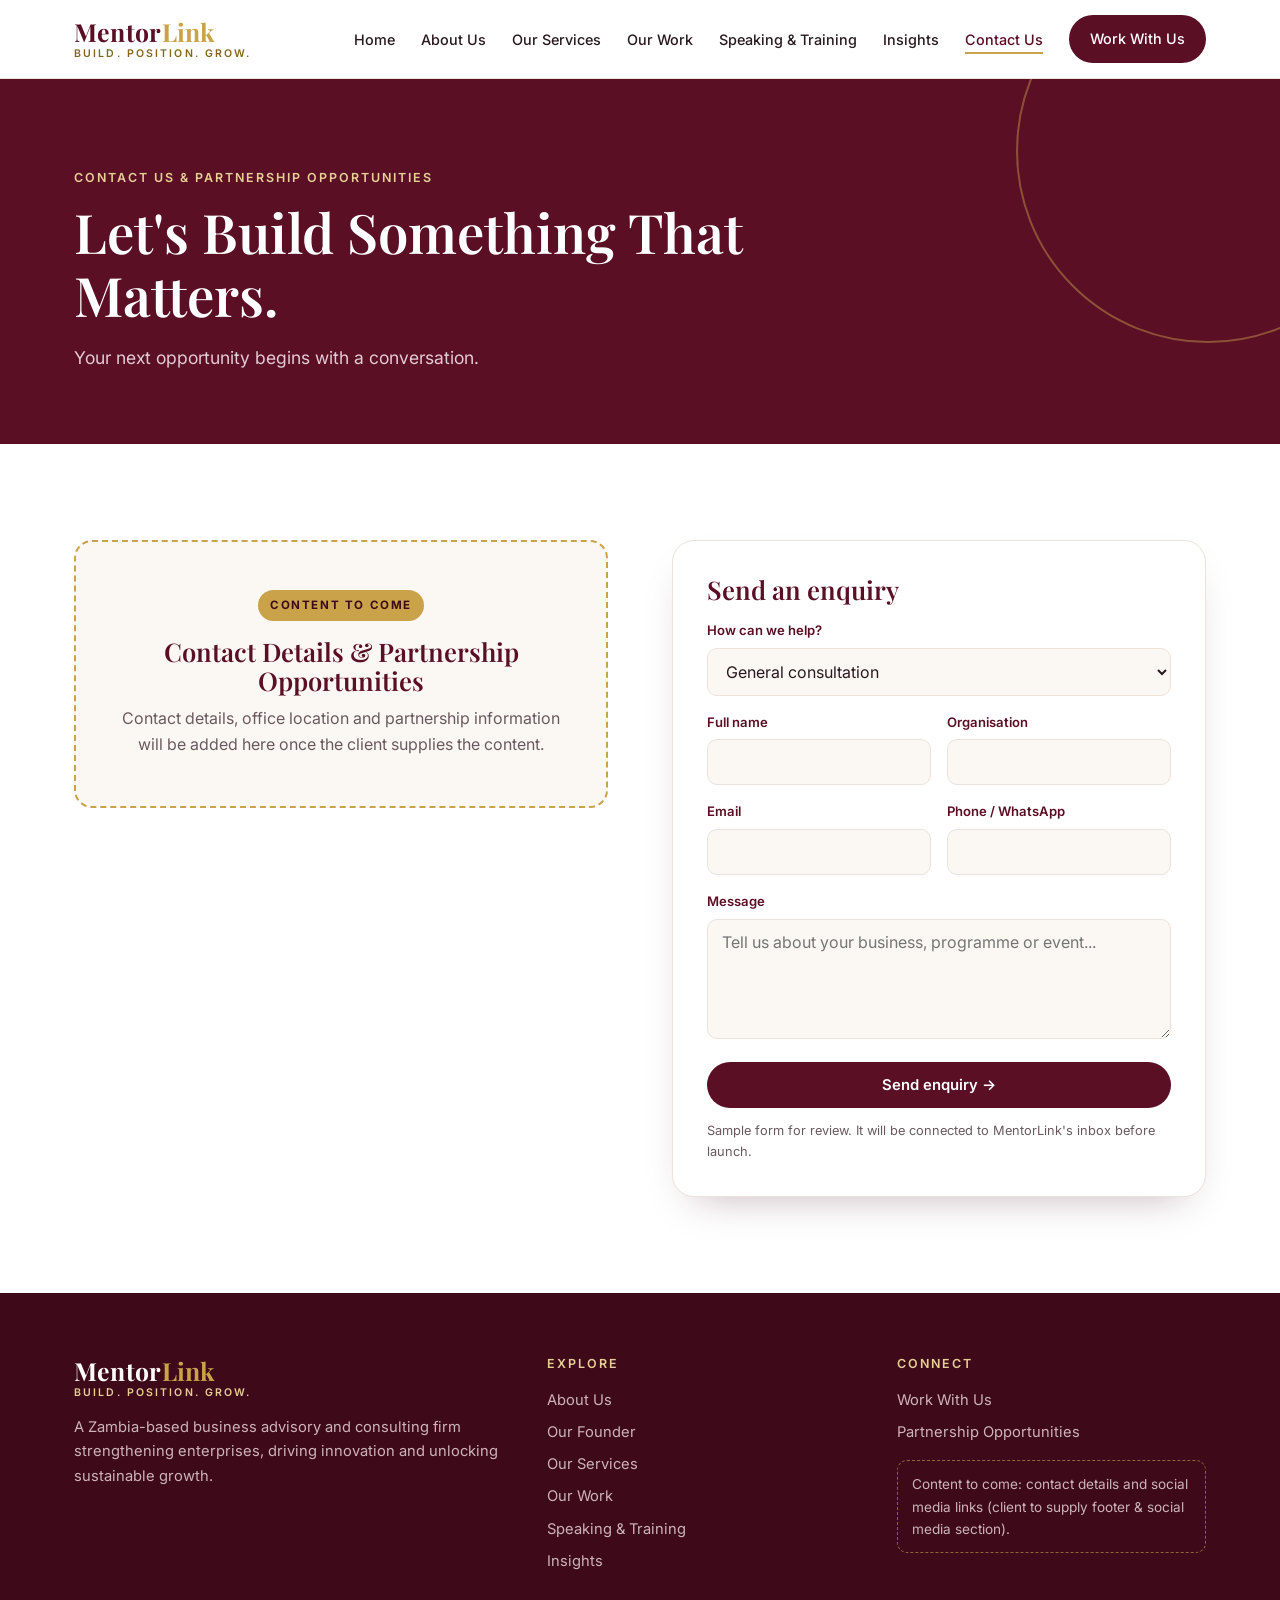
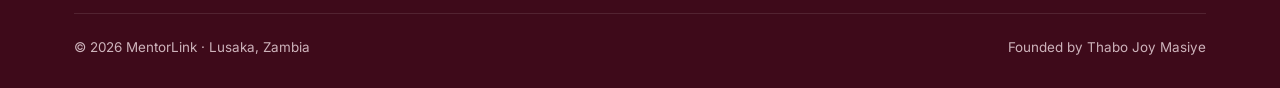
<file: contact.html>
<!DOCTYPE html>
<html lang="en" class="no-js">
<head>
<meta charset="UTF-8">
<meta name="viewport" content="width=device-width, initial-scale=1.0">
<title>Contact Us | MentorLink</title>
<meta name="description" content="Contact MentorLink about consulting, coaching, speaking engagements and partnership opportunities.">
<meta property="og:title" content="Contact Us | MentorLink">
<meta property="og:description" content="Contact MentorLink about consulting, coaching, speaking engagements and partnership opportunities.">
<meta property="og:type" content="website">
<meta name="theme-color" content="#5A0F25">
<link rel="preconnect" href="https://fonts.googleapis.com">
<link rel="preconnect" href="https://fonts.gstatic.com" crossorigin>
<link href="https://fonts.googleapis.com/css2?family=Inter:wght@400;500;600;700&family=Playfair+Display:ital,wght@0,600;0,700;1,600&display=swap" rel="stylesheet">
<link rel="stylesheet" href="assets/css/style.css">
<script>document.documentElement.classList.remove('no-js')</script>
</head>
<body>
<a class="skip" href="#main">Skip to content</a>
<header class="site">
  <div class="wrap nav">
    <!-- LOGO PLACEHOLDER: replace this text wordmark with the approved MentorLink logo -->
    <a href="index.html" class="brand" aria-label="MentorLink home"><span class="name">Mentor<span>Link</span></span><span class="tag">Build. Position. Grow.</span></a>
    <button class="menu-toggle" type="button" aria-label="Open menu" aria-expanded="false" aria-controls="site-menu">&#9776;</button>
    <ul id="site-menu">
      <li><a href="index.html">Home</a></li><li><a href="about.html">About Us</a></li><li><a href="services.html">Our Services</a></li><li><a href="work.html">Our Work</a></li><li><a href="speaking.html">Speaking &amp; Training</a></li><li><a href="insights.html">Insights</a></li><li><a href="contact.html" aria-current="page">Contact Us</a></li>
      <li><a href="contact.html" class="btn btn-primary">Work With Us</a></li>
    </ul>
  </div>
</header>
<main id="main">

<section class="page-hero"><div class="wrap"><span class="eyebrow">Contact Us &amp; Partnership Opportunities</span><h1>Let's Build Something That Matters.</h1><p>Your next opportunity begins with a conversation.</p></div></section>
<section>
  <div class="wrap split">
    <div>
      <div class="placeholder reveal"><span class="badge">Content to come</span><h2>Contact Details &amp; Partnership Opportunities</h2><p>Contact details, office location and partnership information will be added here once the client supplies the content.</p></div>
    </div>
    <form class="enquiry reveal" id="enquiry" novalidate>
      <div id="formBody">
        <h2 class="title" style="font-size:1.6rem">Send an enquiry</h2>
        <div class="field"><label for="topic">How can we help?</label><select id="topic" name="topic"><option value="consultation">General consultation</option><option value="proposal">Request a proposal</option><option value="partnership">Partnership opportunity</option><option value="speaking">Speaking or training engagement</option><option value="diagnostics">Business Diagnostics &amp; Growth Strategy</option><option value="supplier-development">Supplier Development &amp; Market Access</option><option value="market-positioning">Market Positioning &amp; Pitch Development</option><option value="innovation">Innovation &amp; Business Development</option><option value="coaching">Strategic Coaching &amp; Mentorship</option><option value="capacity-building">Enterprise Development &amp; Capacity Building</option></select></div>
        <div class="row">
          <div class="field"><label for="name">Full name</label><input id="name" name="name" required autocomplete="name"></div>
          <div class="field"><label for="org">Organisation</label><input id="org" name="org" autocomplete="organization"></div>
        </div>
        <div class="row">
          <div class="field"><label for="email">Email</label><input id="email" name="email" type="email" required autocomplete="email"></div>
          <div class="field"><label for="phone">Phone / WhatsApp</label><input id="phone" name="phone" type="tel" autocomplete="tel"></div>
        </div>
        <div class="field"><label for="msg">Message</label><textarea id="msg" name="msg" placeholder="Tell us about your business, programme or event..."></textarea></div>
        <button class="btn btn-primary" type="submit" style="width:100%;justify-content:center">Send enquiry &rarr;</button>
        <p class="form-note">Sample form for review. It will be connected to MentorLink's inbox before launch.</p>
      </div>
      <div class="success" id="success" role="status" aria-live="polite"><h2 class="title" style="font-size:1.8rem">Thank you.</h2><p style="color:var(--muted);margin:0 auto">Your enquiry has been received. We will be in touch soon.</p></div>
    </form>
  </div>
</section>

</main>
<footer class="site">
  <div class="wrap">
    <div class="foot-grid">
      <div>
        <a href="index.html" class="brand"><span class="name">Mentor<span style="color:var(--gold)">Link</span></span><span class="tag">Build. Position. Grow.</span></a>
        <p style="margin-top:1rem">A Zambia-based business advisory and consulting firm strengthening enterprises, driving innovation and unlocking sustainable growth.</p>
      </div>
      <div>
        <h4>Explore</h4>
        <ul>
          <li><a href="about.html">About Us</a></li>
          <li><a href="founder.html">Our Founder</a></li>
          <li><a href="services.html">Our Services</a></li>
          <li><a href="work.html">Our Work</a></li>
          <li><a href="speaking.html">Speaking &amp; Training</a></li>
          <li><a href="insights.html">Insights</a></li>
        </ul>
      </div>
      <div>
        <h4>Connect</h4>
        <ul>
          <li><a href="contact.html">Work With Us</a></li>
          <li><a href="contact.html#enquiry">Partnership Opportunities</a></li>
        </ul>
        <div class="ph">Content to come: contact details and social media links (client to supply footer &amp; social media section).</div>
      </div>
    </div>
    <div class="foot-bottom"><span>© 2026 MentorLink · Lusaka, Zambia</span><span>Founded by Thabo Joy Masiye</span></div>
  </div>
</footer>
<script src="assets/js/main.js"></script>
</body>
</html>
</file>
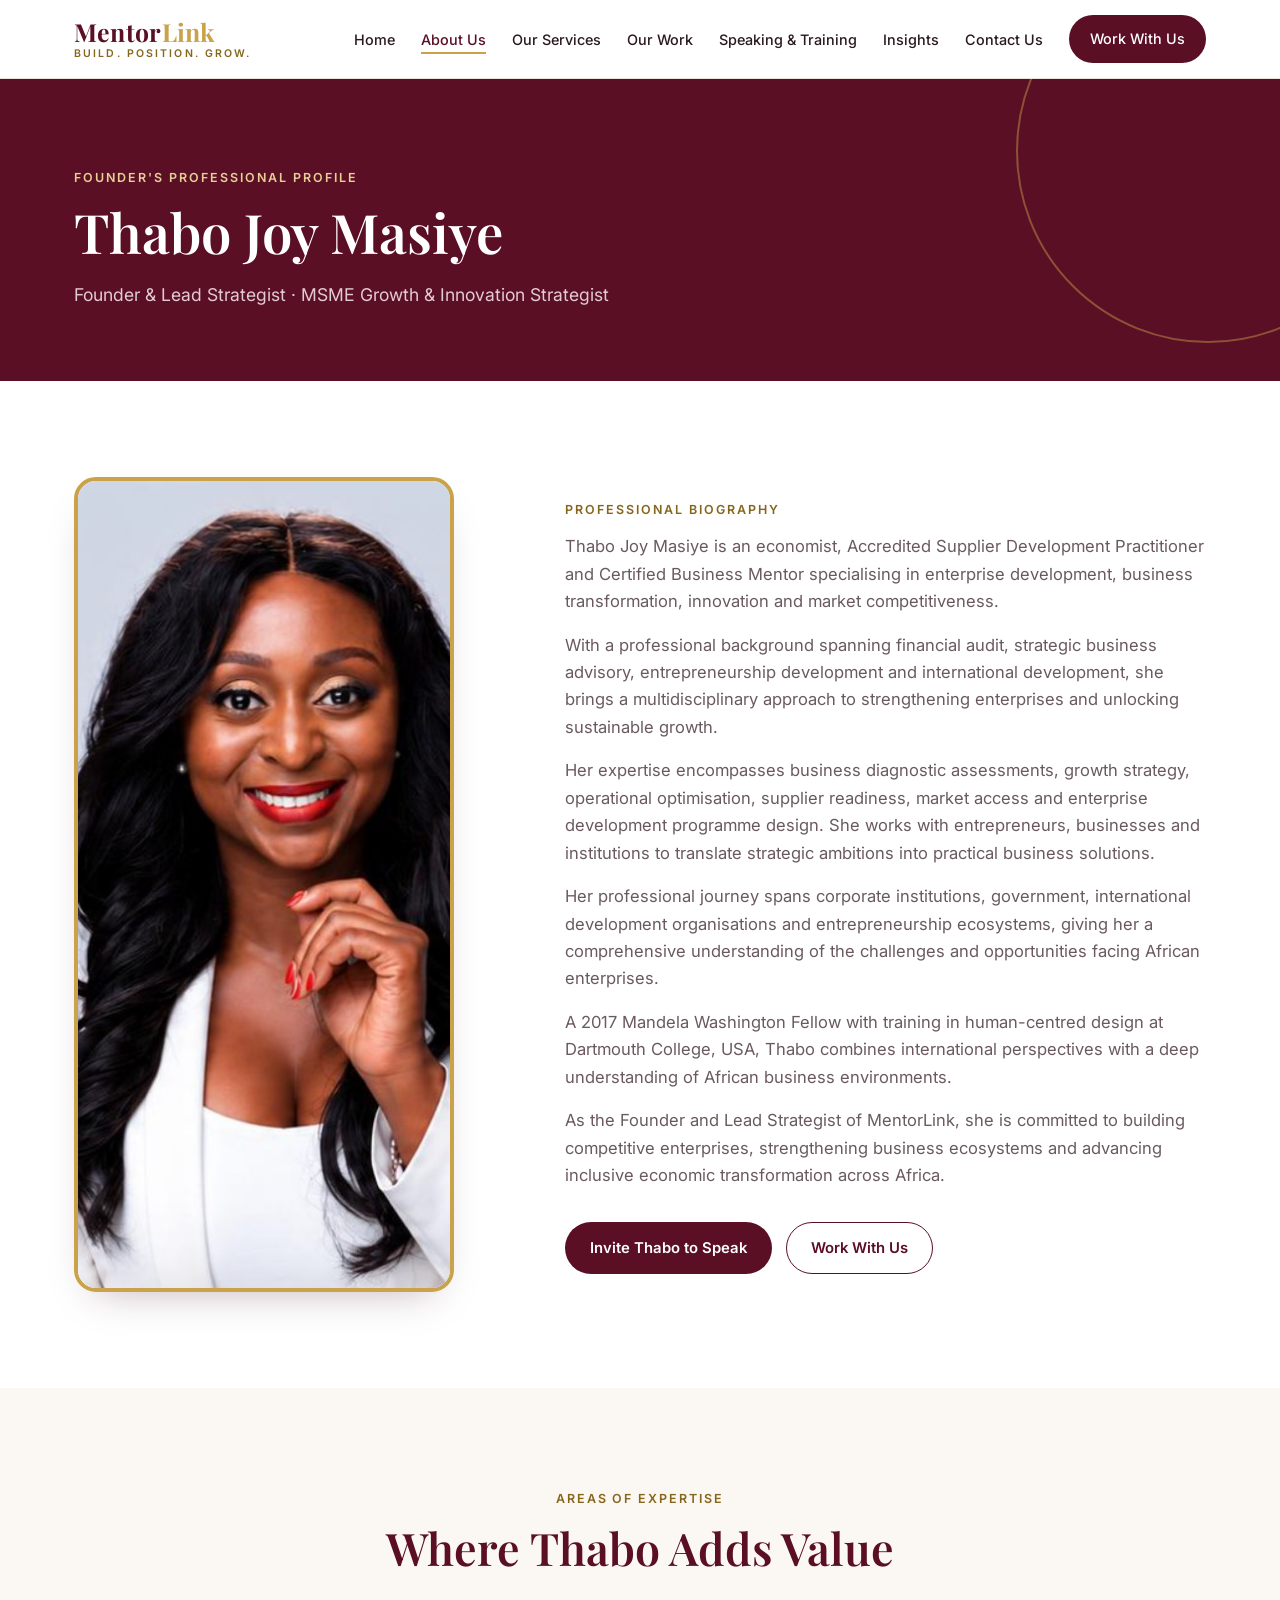
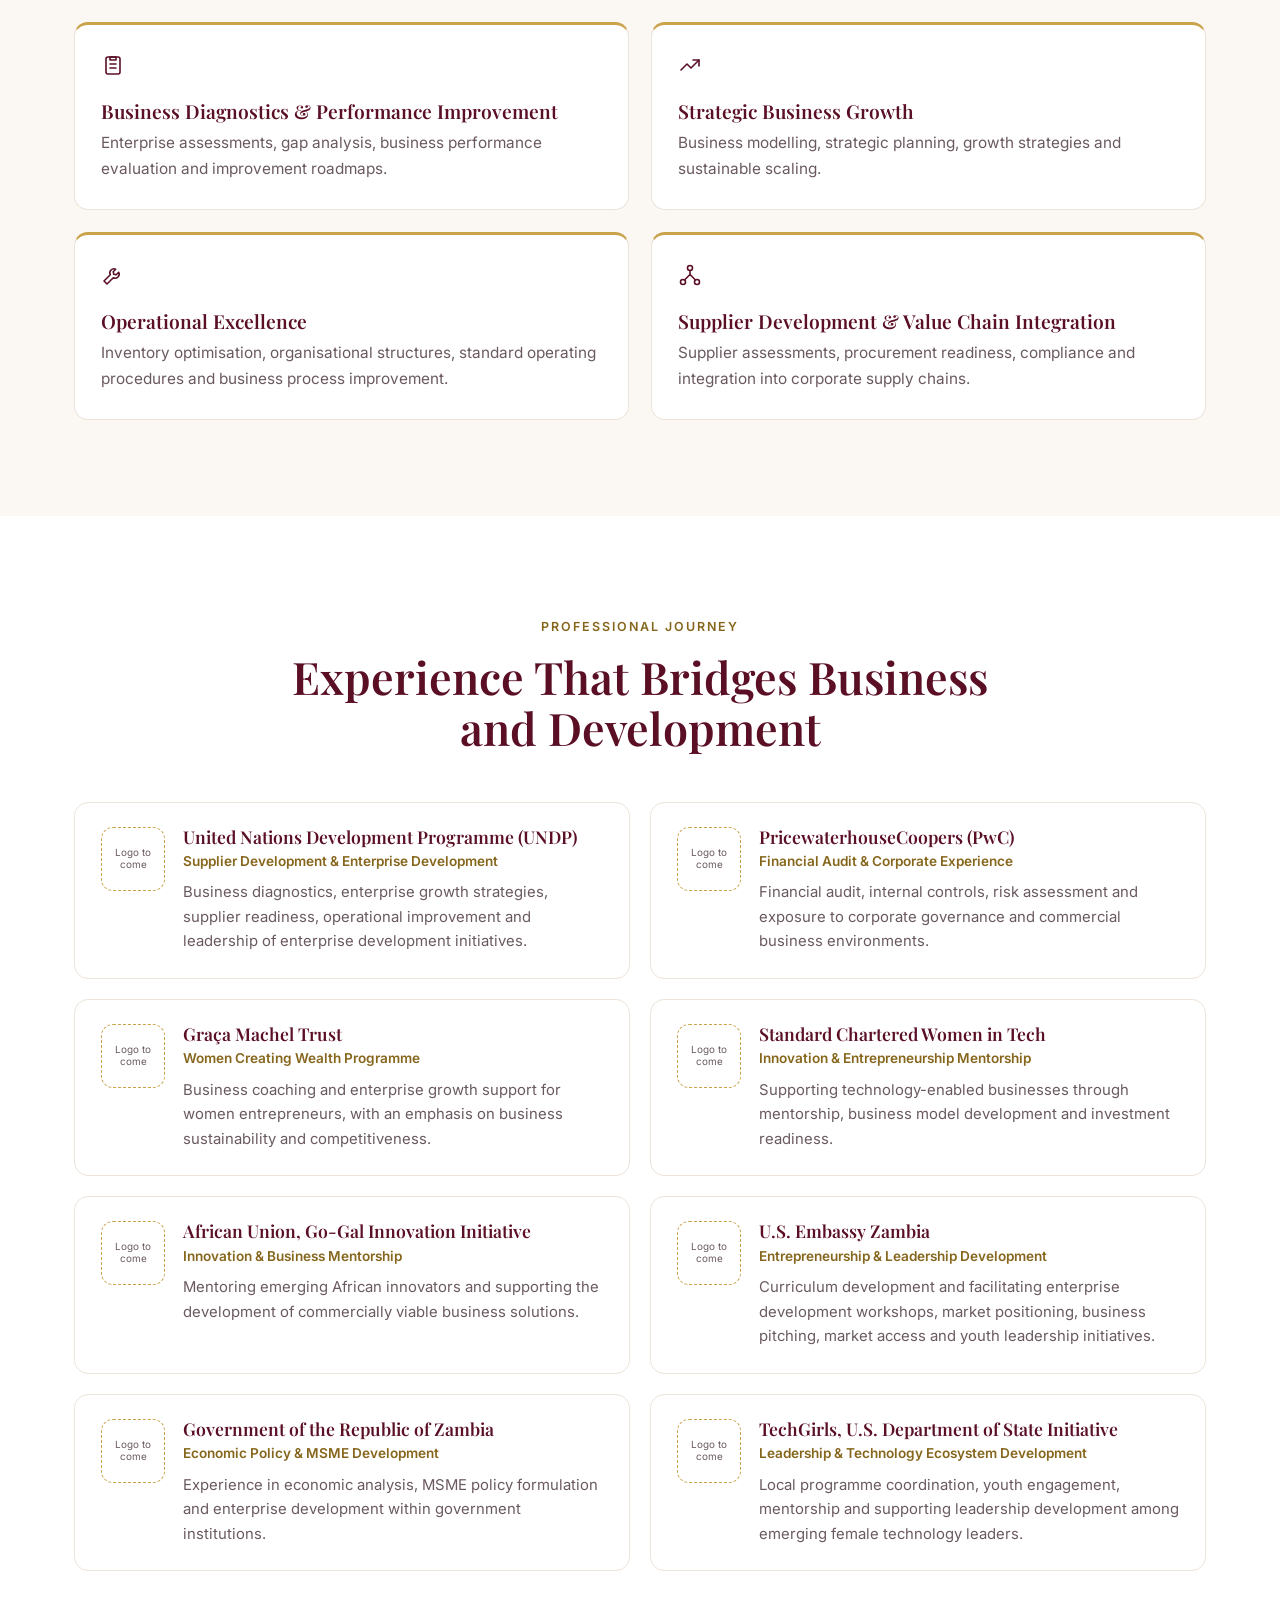
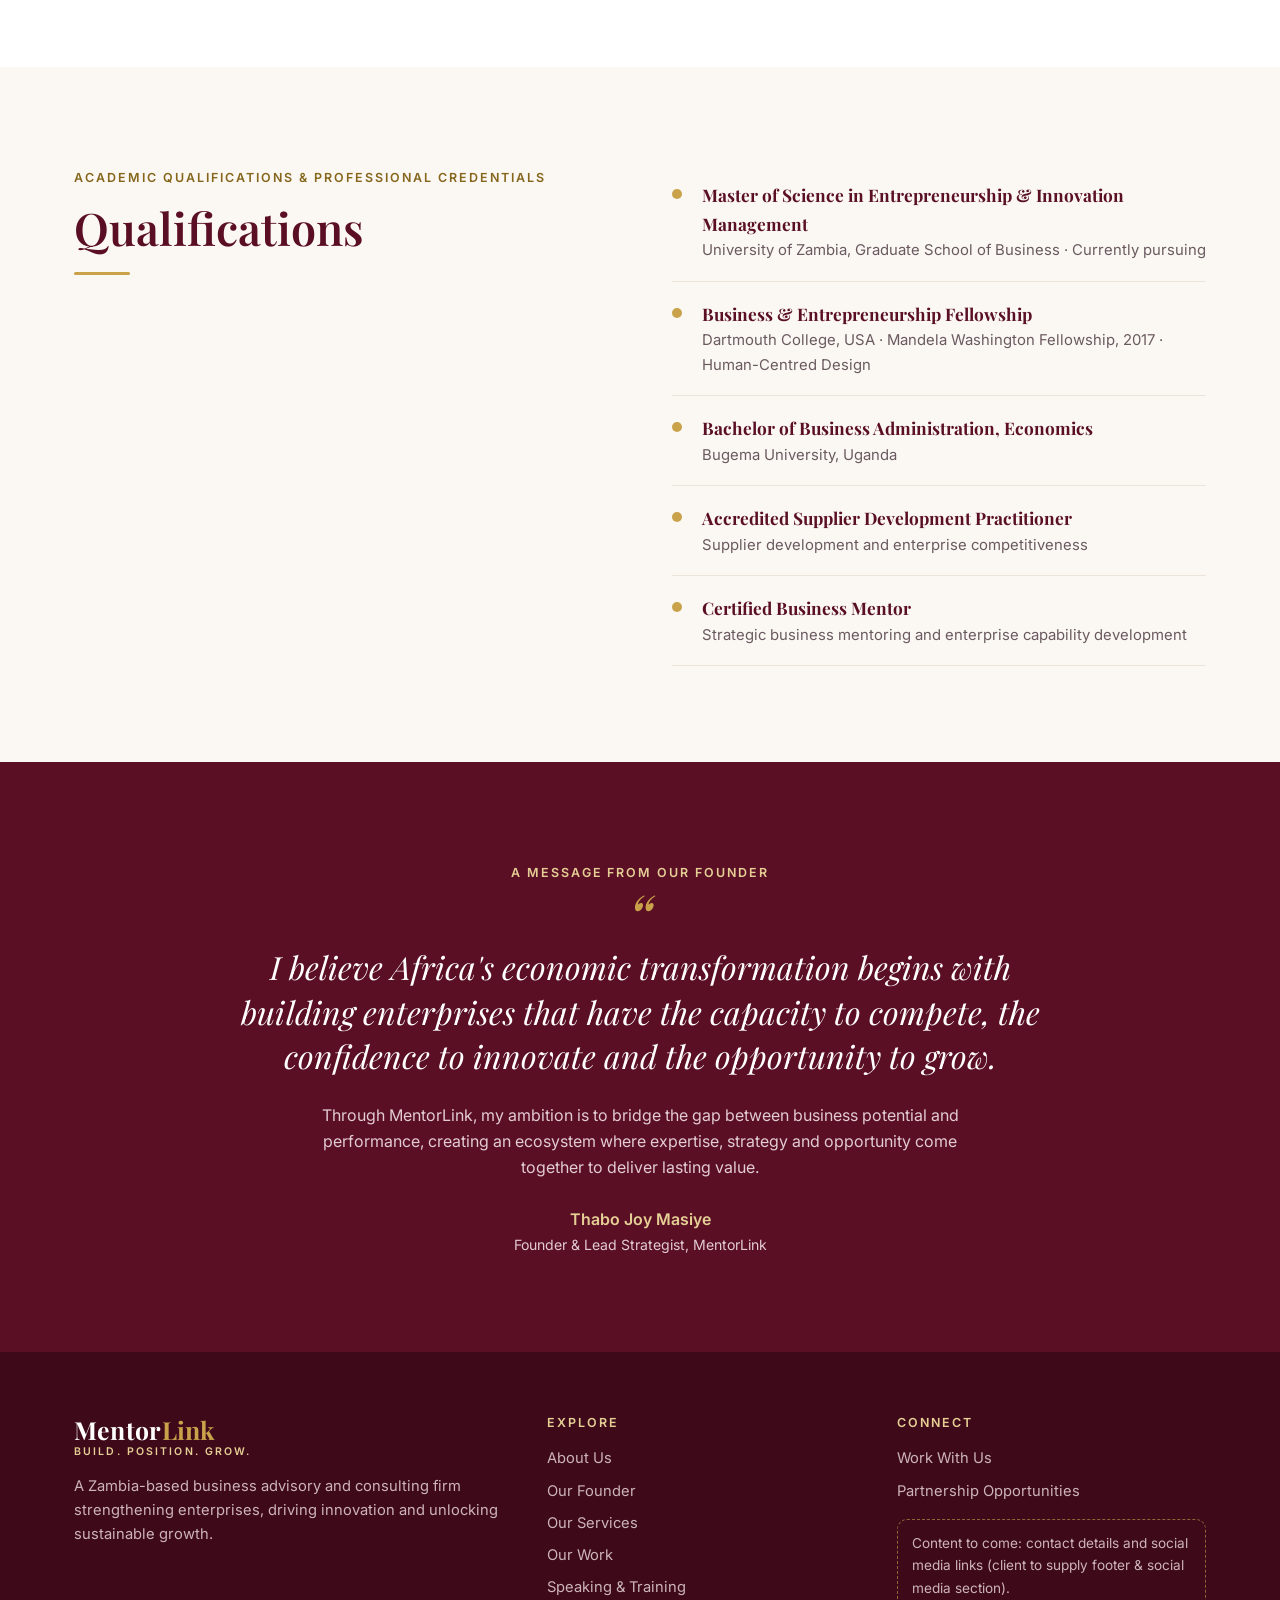
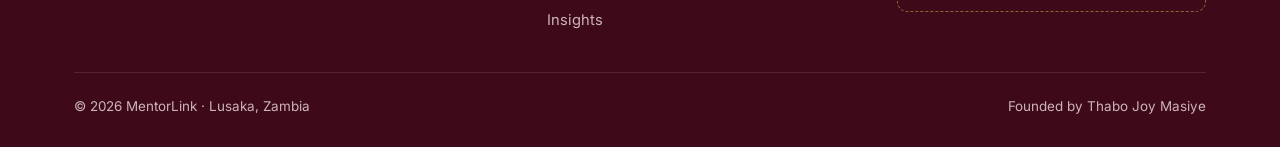
<file: founder.html>
<!DOCTYPE html>
<html lang="en" class="no-js">
<head>
<meta charset="UTF-8">
<meta name="viewport" content="width=device-width, initial-scale=1.0">
<title>Thabo Joy Masiye, Founder | MentorLink</title>
<meta name="description" content="Professional profile of Thabo Joy Masiye, economist, Accredited Supplier Development Practitioner, Certified Business Mentor and Founder & Lead Strategist of MentorLink.">
<meta property="og:title" content="Thabo Joy Masiye, Founder | MentorLink">
<meta property="og:description" content="Professional profile of Thabo Joy Masiye, economist, Accredited Supplier Development Practitioner, Certified Business Mentor and Founder & Lead Strategist of MentorLink.">
<meta property="og:type" content="website">
<meta name="theme-color" content="#5A0F25">
<link rel="preconnect" href="https://fonts.googleapis.com">
<link rel="preconnect" href="https://fonts.gstatic.com" crossorigin>
<link href="https://fonts.googleapis.com/css2?family=Inter:wght@400;500;600;700&family=Playfair+Display:ital,wght@0,600;0,700;1,600&display=swap" rel="stylesheet">
<link rel="stylesheet" href="assets/css/style.css">
<script>document.documentElement.classList.remove('no-js')</script>
</head>
<body>
<a class="skip" href="#main">Skip to content</a>
<header class="site">
  <div class="wrap nav">
    <!-- LOGO PLACEHOLDER: replace this text wordmark with the approved MentorLink logo -->
    <a href="index.html" class="brand" aria-label="MentorLink home"><span class="name">Mentor<span>Link</span></span><span class="tag">Build. Position. Grow.</span></a>
    <button class="menu-toggle" type="button" aria-label="Open menu" aria-expanded="false" aria-controls="site-menu">&#9776;</button>
    <ul id="site-menu">
      <li><a href="index.html">Home</a></li><li><a href="about.html" aria-current="page">About Us</a></li><li><a href="services.html">Our Services</a></li><li><a href="work.html">Our Work</a></li><li><a href="speaking.html">Speaking &amp; Training</a></li><li><a href="insights.html">Insights</a></li><li><a href="contact.html">Contact Us</a></li>
      <li><a href="contact.html" class="btn btn-primary">Work With Us</a></li>
    </ul>
  </div>
</header>
<main id="main">

<section class="page-hero"><div class="wrap">
  <span class="eyebrow">Founder's Professional Profile</span>
  <h1>Thabo Joy Masiye</h1>
  <p>Founder &amp; Lead Strategist · MSME Growth &amp; Innovation Strategist</p>
</div></section>

<section>
  <div class="wrap founder">
    <div class="reveal"><img src="assets/img/thabo-masiye.jpg" width="680" height="815" fetchpriority="high" alt="Portrait of Thabo Joy Masiye"></div>
    <div class="prose reveal">
      <span class="eyebrow">Professional Biography</span>
      <p>Thabo Joy Masiye is an economist, Accredited Supplier Development Practitioner and Certified Business Mentor specialising in enterprise development, business transformation, innovation and market competitiveness.</p>
      <p>With a professional background spanning financial audit, strategic business advisory, entrepreneurship development and international development, she brings a multidisciplinary approach to strengthening enterprises and unlocking sustainable growth.</p>
      <p>Her expertise encompasses business diagnostic assessments, growth strategy, operational optimisation, supplier readiness, market access and enterprise development programme design. She works with entrepreneurs, businesses and institutions to translate strategic ambitions into practical business solutions.</p>
      <p>Her professional journey spans corporate institutions, government, international development organisations and entrepreneurship ecosystems, giving her a comprehensive understanding of the challenges and opportunities facing African enterprises.</p>
      <p>A 2017 Mandela Washington Fellow with training in human-centred design at Dartmouth College, USA, Thabo combines international perspectives with a deep understanding of African business environments.</p>
      <p>As the Founder and Lead Strategist of MentorLink, she is committed to building competitive enterprises, strengthening business ecosystems and advancing inclusive economic transformation across Africa.</p>
      <div class="ctas"><a href="speaking.html" class="btn btn-primary">Invite Thabo to Speak</a><a href="contact.html" class="btn btn-outline">Work With Us</a></div>
    </div>
  </div>
</section>

<section class="bg-cream">
  <div class="wrap">
    <div class="section-head center reveal"><span class="eyebrow">Areas of Expertise</span><h2 class="title">Where Thabo Adds Value</h2></div>
    <div class="grid-2"><div class="tile reveal"><div class="ic"><svg viewBox="0 0 24 24" aria-hidden="true"><rect x="5" y="4" width="14" height="17" rx="2"/><path d="M9 4h6v3H9zM9 11h6M9 15h6"/></svg></div><h3>Business Diagnostics &amp; Performance Improvement</h3><p>Enterprise assessments, gap analysis, business performance evaluation and improvement roadmaps.</p></div><div class="tile reveal"><div class="ic"><svg viewBox="0 0 24 24" aria-hidden="true"><path d="M3 17l6-6 4 4 8-8"/><path d="M15 7h6v6"/></svg></div><h3>Strategic Business Growth</h3><p>Business modelling, strategic planning, growth strategies and sustainable scaling.</p></div><div class="tile reveal"><div class="ic"><svg viewBox="0 0 24 24" aria-hidden="true"><path d="M14.7 6.3a4 4 0 0 0-5.4 5.4L3 18l3 3 6.3-6.3a4 4 0 0 0 5.4-5.4l-2.5 2.5-2.4-.6-.6-2.4z"/></svg></div><h3>Operational Excellence</h3><p>Inventory optimisation, organisational structures, standard operating procedures and business process improvement.</p></div><div class="tile reveal"><div class="ic"><svg viewBox="0 0 24 24" aria-hidden="true"><circle cx="12" cy="5" r="2.5"/><circle cx="5" cy="19" r="2.5"/><circle cx="19" cy="19" r="2.5"/><path d="M12 7.5v4M12 11.5 6.5 17M12 11.5l5.5 5.5"/></svg></div><h3>Supplier Development &amp; Value Chain Integration</h3><p>Supplier assessments, procurement readiness, compliance and integration into corporate supply chains.</p></div></div>
  </div>
</section>

<section>
  <div class="wrap">
    <div class="section-head center reveal"><span class="eyebrow">Professional Journey</span><h2 class="title">Experience That Bridges Business and Development</h2></div>
    <!-- Logo placeholders: add each organisation's approved logo in .logo-ph -->
    <div class="journey"><div class="job reveal"><div class="logo-ph">Logo to come</div><div><h3>United Nations Development Programme (UNDP)</h3><div class="sub">Supplier Development &amp; Enterprise Development</div><p>Business diagnostics, enterprise growth strategies, supplier readiness, operational improvement and leadership of enterprise development initiatives.</p></div></div><div class="job reveal"><div class="logo-ph">Logo to come</div><div><h3>PricewaterhouseCoopers (PwC)</h3><div class="sub">Financial Audit &amp; Corporate Experience</div><p>Financial audit, internal controls, risk assessment and exposure to corporate governance and commercial business environments.</p></div></div><div class="job reveal"><div class="logo-ph">Logo to come</div><div><h3>Graça Machel Trust</h3><div class="sub">Women Creating Wealth Programme</div><p>Business coaching and enterprise growth support for women entrepreneurs, with an emphasis on business sustainability and competitiveness.</p></div></div><div class="job reveal"><div class="logo-ph">Logo to come</div><div><h3>Standard Chartered Women in Tech</h3><div class="sub">Innovation &amp; Entrepreneurship Mentorship</div><p>Supporting technology-enabled businesses through mentorship, business model development and investment readiness.</p></div></div><div class="job reveal"><div class="logo-ph">Logo to come</div><div><h3>African Union, Go-Gal Innovation Initiative</h3><div class="sub">Innovation &amp; Business Mentorship</div><p>Mentoring emerging African innovators and supporting the development of commercially viable business solutions.</p></div></div><div class="job reveal"><div class="logo-ph">Logo to come</div><div><h3>U.S. Embassy Zambia</h3><div class="sub">Entrepreneurship &amp; Leadership Development</div><p>Curriculum development and facilitating enterprise development workshops, market positioning, business pitching, market access and youth leadership initiatives.</p></div></div><div class="job reveal"><div class="logo-ph">Logo to come</div><div><h3>Government of the Republic of Zambia</h3><div class="sub">Economic Policy &amp; MSME Development</div><p>Experience in economic analysis, MSME policy formulation and enterprise development within government institutions.</p></div></div><div class="job reveal"><div class="logo-ph">Logo to come</div><div><h3>TechGirls, U.S. Department of State Initiative</h3><div class="sub">Leadership &amp; Technology Ecosystem Development</div><p>Local programme coordination, youth engagement, mentorship and supporting leadership development among emerging female technology leaders.</p></div></div></div>
  </div>
</section>

<section class="bg-cream">
  <div class="wrap split">
    <div class="reveal">
      <span class="eyebrow">Academic Qualifications &amp; Professional Credentials</span>
      <h2 class="title">Qualifications</h2>
      <div class="rule"></div>
    </div>
    <ul class="creds reveal"><li><div><strong>Master of Science in Entrepreneurship &amp; Innovation Management</strong><span>University of Zambia, Graduate School of Business · Currently pursuing</span></div></li><li><div><strong>Business &amp; Entrepreneurship Fellowship</strong><span>Dartmouth College, USA · Mandela Washington Fellowship, 2017 · Human-Centred Design</span></div></li><li><div><strong>Bachelor of Business Administration, Economics</strong><span>Bugema University, Uganda</span></div></li><li><div><strong>Accredited Supplier Development Practitioner</strong><span>Supplier development and enterprise competitiveness</span></div></li><li><div><strong>Certified Business Mentor</strong><span>Strategic business mentoring and enterprise capability development</span></div></li></ul>
  </div>
</section>

<section class="bg-burgundy">
  <div class="wrap quote-block reveal">
    <span class="eyebrow">A Message From Our Founder</span>
    <blockquote>I believe Africa's economic transformation begins with building enterprises that have the capacity to compete, the confidence to innovate and the opportunity to grow.</blockquote>
    <p>Through MentorLink, my ambition is to bridge the gap between business potential and performance, creating an ecosystem where expertise, strategy and opportunity come together to deliver lasting value.</p>
    <cite>Thabo Joy Masiye<small>Founder &amp; Lead Strategist, MentorLink</small></cite>
  </div>
</section>

</main>
<footer class="site">
  <div class="wrap">
    <div class="foot-grid">
      <div>
        <a href="index.html" class="brand"><span class="name">Mentor<span style="color:var(--gold)">Link</span></span><span class="tag">Build. Position. Grow.</span></a>
        <p style="margin-top:1rem">A Zambia-based business advisory and consulting firm strengthening enterprises, driving innovation and unlocking sustainable growth.</p>
      </div>
      <div>
        <h4>Explore</h4>
        <ul>
          <li><a href="about.html">About Us</a></li>
          <li><a href="founder.html">Our Founder</a></li>
          <li><a href="services.html">Our Services</a></li>
          <li><a href="work.html">Our Work</a></li>
          <li><a href="speaking.html">Speaking &amp; Training</a></li>
          <li><a href="insights.html">Insights</a></li>
        </ul>
      </div>
      <div>
        <h4>Connect</h4>
        <ul>
          <li><a href="contact.html">Work With Us</a></li>
          <li><a href="contact.html#enquiry">Partnership Opportunities</a></li>
        </ul>
        <div class="ph">Content to come: contact details and social media links (client to supply footer &amp; social media section).</div>
      </div>
    </div>
    <div class="foot-bottom"><span>© 2026 MentorLink · Lusaka, Zambia</span><span>Founded by Thabo Joy Masiye</span></div>
  </div>
</footer>
<script src="assets/js/main.js"></script>
</body>
</html>
</file>
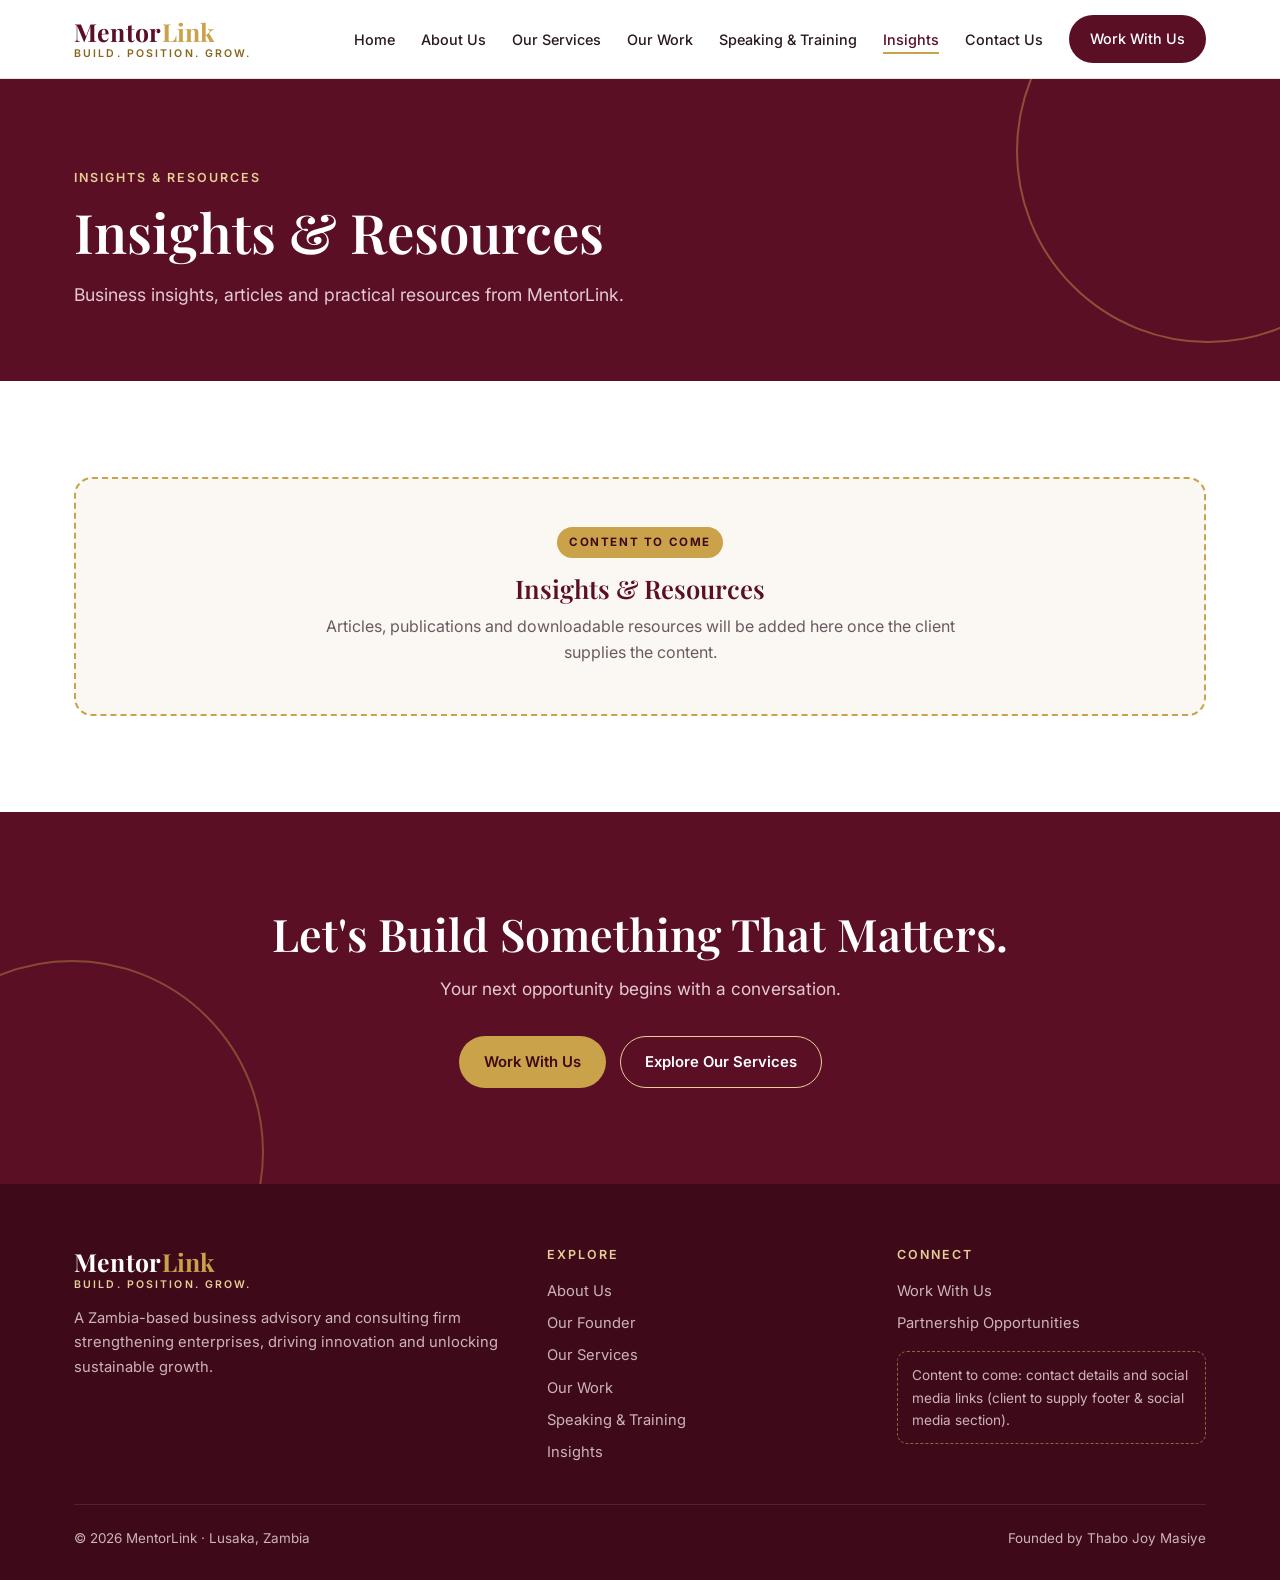
<file: insights.html>
<!DOCTYPE html>
<html lang="en" class="no-js">
<head>
<meta charset="UTF-8">
<meta name="viewport" content="width=device-width, initial-scale=1.0">
<title>Insights &amp; Resources | MentorLink</title>
<meta name="description" content="Business insights and resources from MentorLink.">
<meta property="og:title" content="Insights &amp; Resources | MentorLink">
<meta property="og:description" content="Business insights and resources from MentorLink.">
<meta property="og:type" content="website">
<meta name="theme-color" content="#5A0F25">
<link rel="preconnect" href="https://fonts.googleapis.com">
<link rel="preconnect" href="https://fonts.gstatic.com" crossorigin>
<link href="https://fonts.googleapis.com/css2?family=Inter:wght@400;500;600;700&family=Playfair+Display:ital,wght@0,600;0,700;1,600&display=swap" rel="stylesheet">
<link rel="stylesheet" href="assets/css/style.css">
<script>document.documentElement.classList.remove('no-js')</script>
</head>
<body>
<a class="skip" href="#main">Skip to content</a>
<header class="site">
  <div class="wrap nav">
    <!-- LOGO PLACEHOLDER: replace this text wordmark with the approved MentorLink logo -->
    <a href="index.html" class="brand" aria-label="MentorLink home"><span class="name">Mentor<span>Link</span></span><span class="tag">Build. Position. Grow.</span></a>
    <button class="menu-toggle" type="button" aria-label="Open menu" aria-expanded="false" aria-controls="site-menu">&#9776;</button>
    <ul id="site-menu">
      <li><a href="index.html">Home</a></li><li><a href="about.html">About Us</a></li><li><a href="services.html">Our Services</a></li><li><a href="work.html">Our Work</a></li><li><a href="speaking.html">Speaking &amp; Training</a></li><li><a href="insights.html" aria-current="page">Insights</a></li><li><a href="contact.html">Contact Us</a></li>
      <li><a href="contact.html" class="btn btn-primary">Work With Us</a></li>
    </ul>
  </div>
</header>
<main id="main">

<section class="page-hero"><div class="wrap"><span class="eyebrow">Insights &amp; Resources</span><h1>Insights &amp; Resources</h1><p>Business insights, articles and practical resources from MentorLink.</p></div></section>
<section><div class="wrap"><div class="placeholder reveal"><span class="badge">Content to come</span><h2>Insights &amp; Resources</h2><p>Articles, publications and downloadable resources will be added here once the client supplies the content.</p></div></div></section>

<section class="cta-band"><div class="wrap"><h2 class="title">Let's Build Something That Matters.</h2><p>Your next opportunity begins with a conversation.</p><div class="ctas" style="justify-content:center"><a href="contact.html" class="btn btn-gold">Work With Us</a><a href="services.html" class="btn btn-outline">Explore Our Services</a></div></div></section>

</main>
<footer class="site">
  <div class="wrap">
    <div class="foot-grid">
      <div>
        <a href="index.html" class="brand"><span class="name">Mentor<span style="color:var(--gold)">Link</span></span><span class="tag">Build. Position. Grow.</span></a>
        <p style="margin-top:1rem">A Zambia-based business advisory and consulting firm strengthening enterprises, driving innovation and unlocking sustainable growth.</p>
      </div>
      <div>
        <h4>Explore</h4>
        <ul>
          <li><a href="about.html">About Us</a></li>
          <li><a href="founder.html">Our Founder</a></li>
          <li><a href="services.html">Our Services</a></li>
          <li><a href="work.html">Our Work</a></li>
          <li><a href="speaking.html">Speaking &amp; Training</a></li>
          <li><a href="insights.html">Insights</a></li>
        </ul>
      </div>
      <div>
        <h4>Connect</h4>
        <ul>
          <li><a href="contact.html">Work With Us</a></li>
          <li><a href="contact.html#enquiry">Partnership Opportunities</a></li>
        </ul>
        <div class="ph">Content to come: contact details and social media links (client to supply footer &amp; social media section).</div>
      </div>
    </div>
    <div class="foot-bottom"><span>© 2026 MentorLink · Lusaka, Zambia</span><span>Founded by Thabo Joy Masiye</span></div>
  </div>
</footer>
<script src="assets/js/main.js"></script>
</body>
</html>
</file>
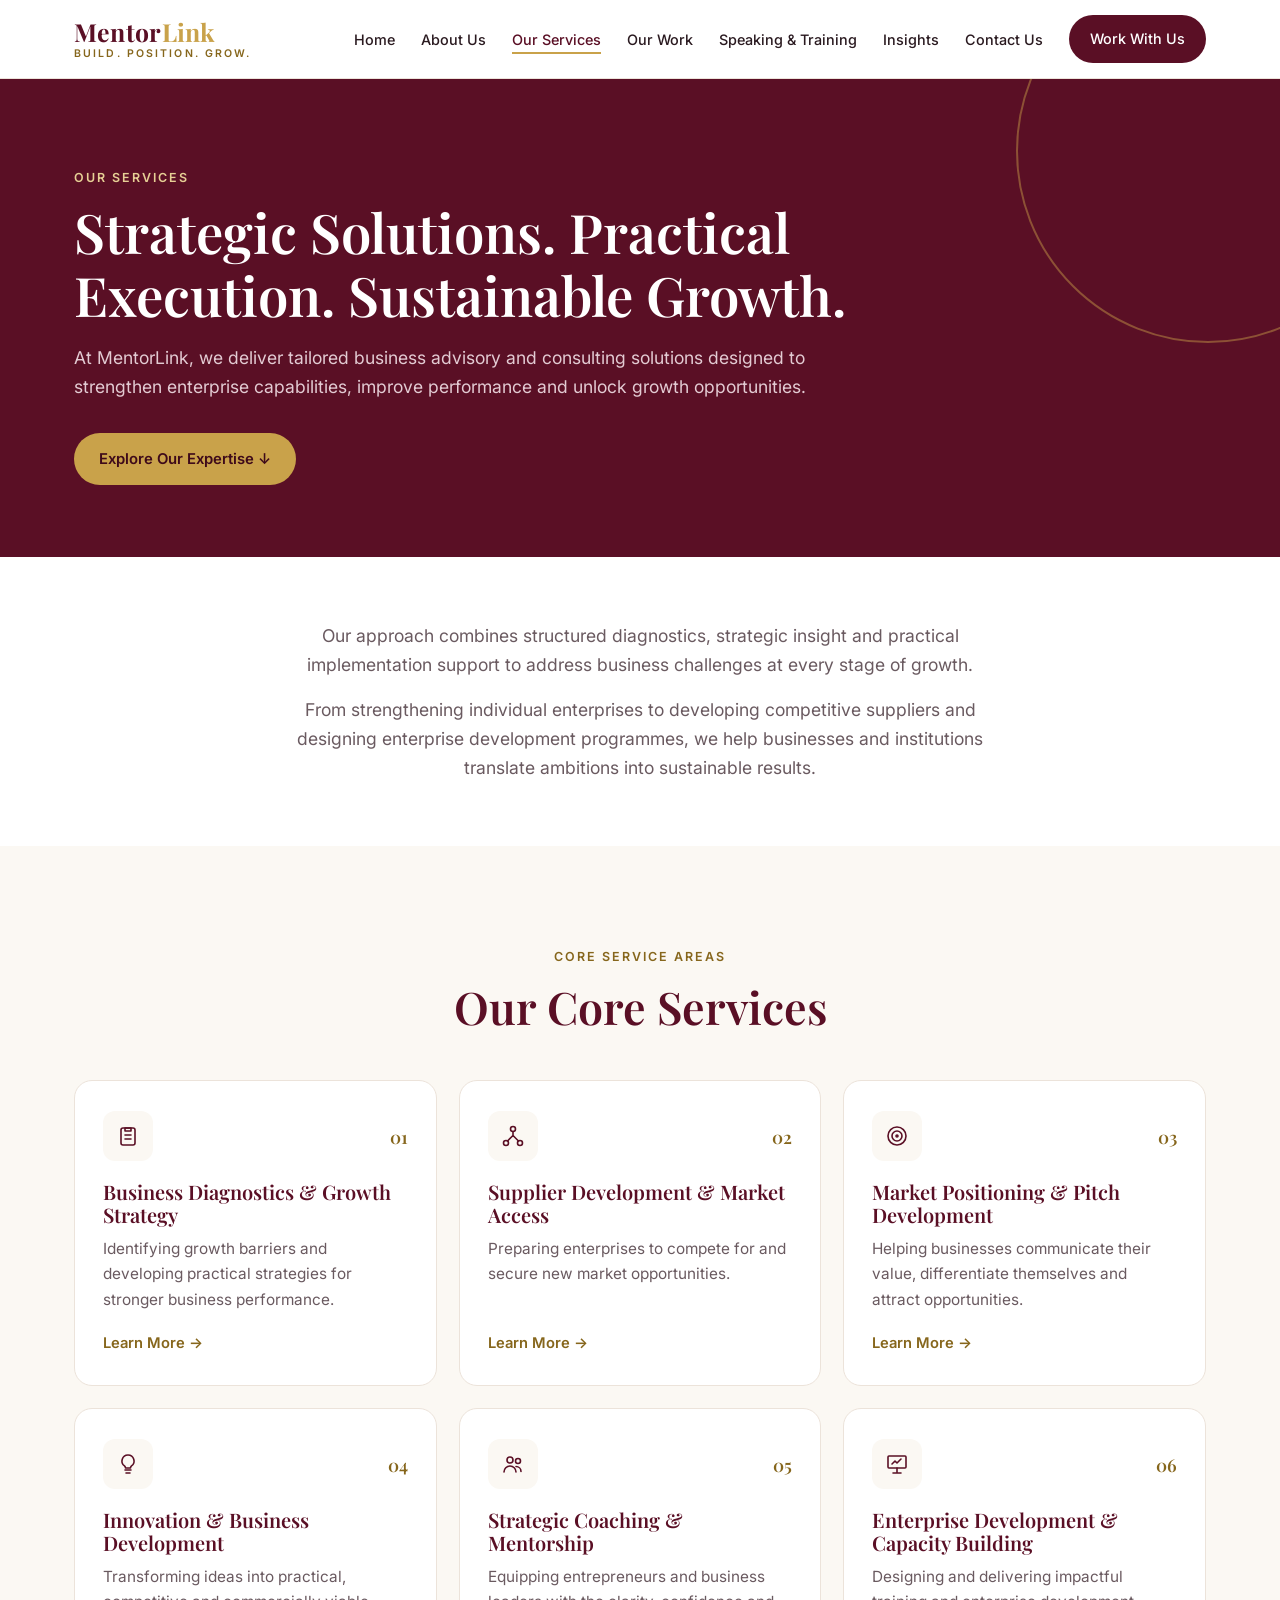
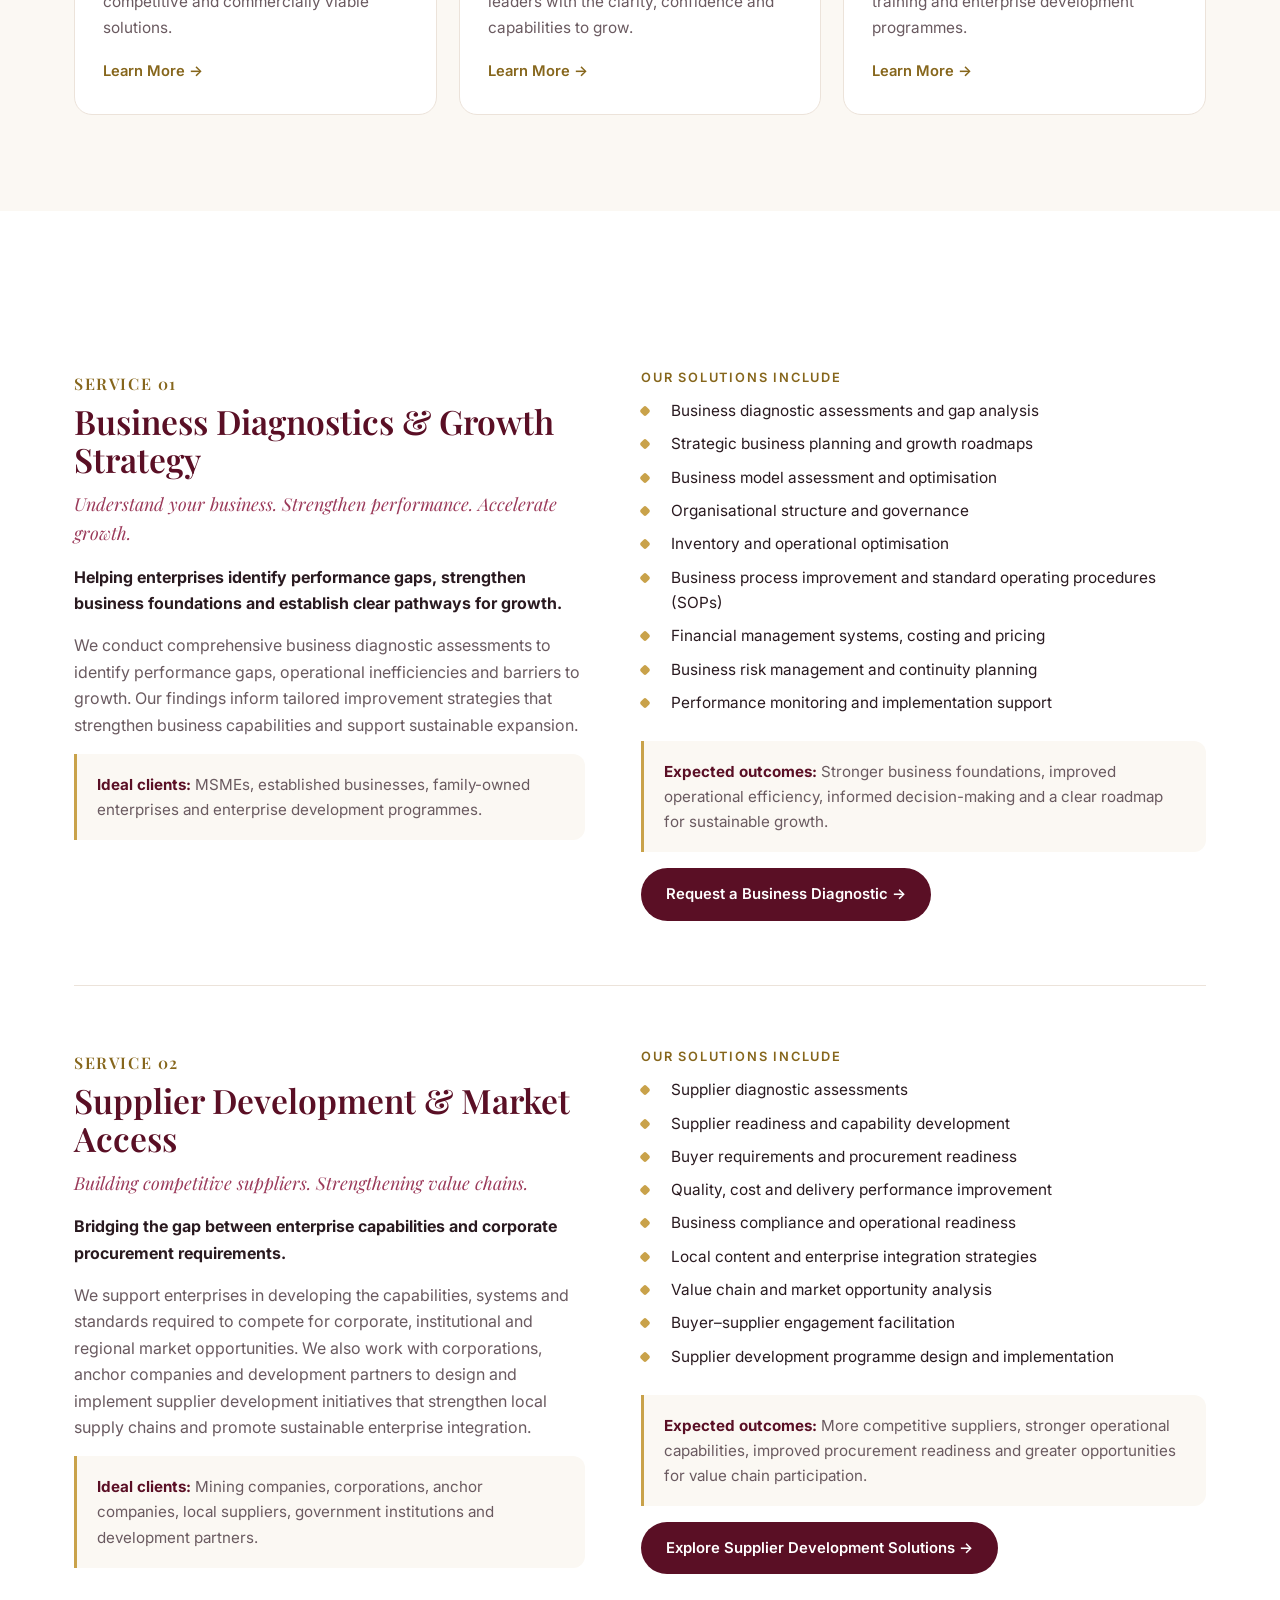
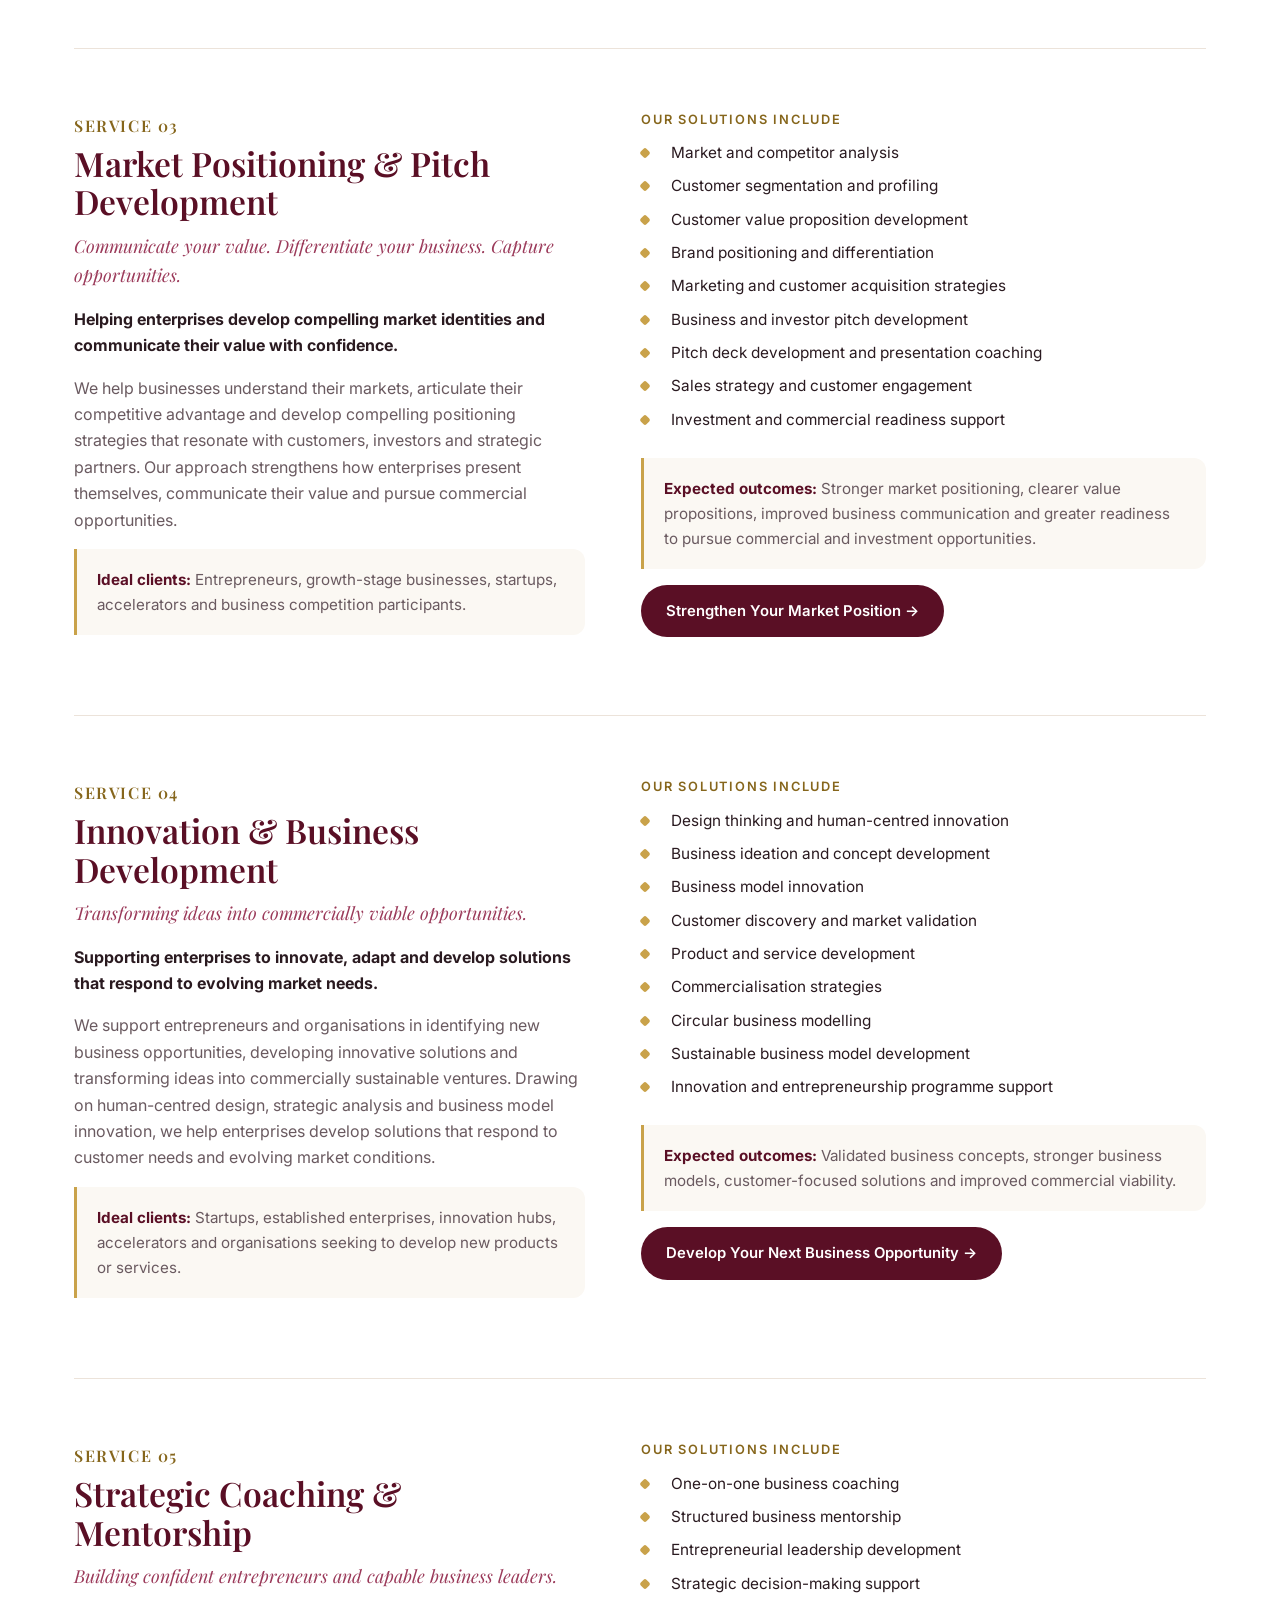
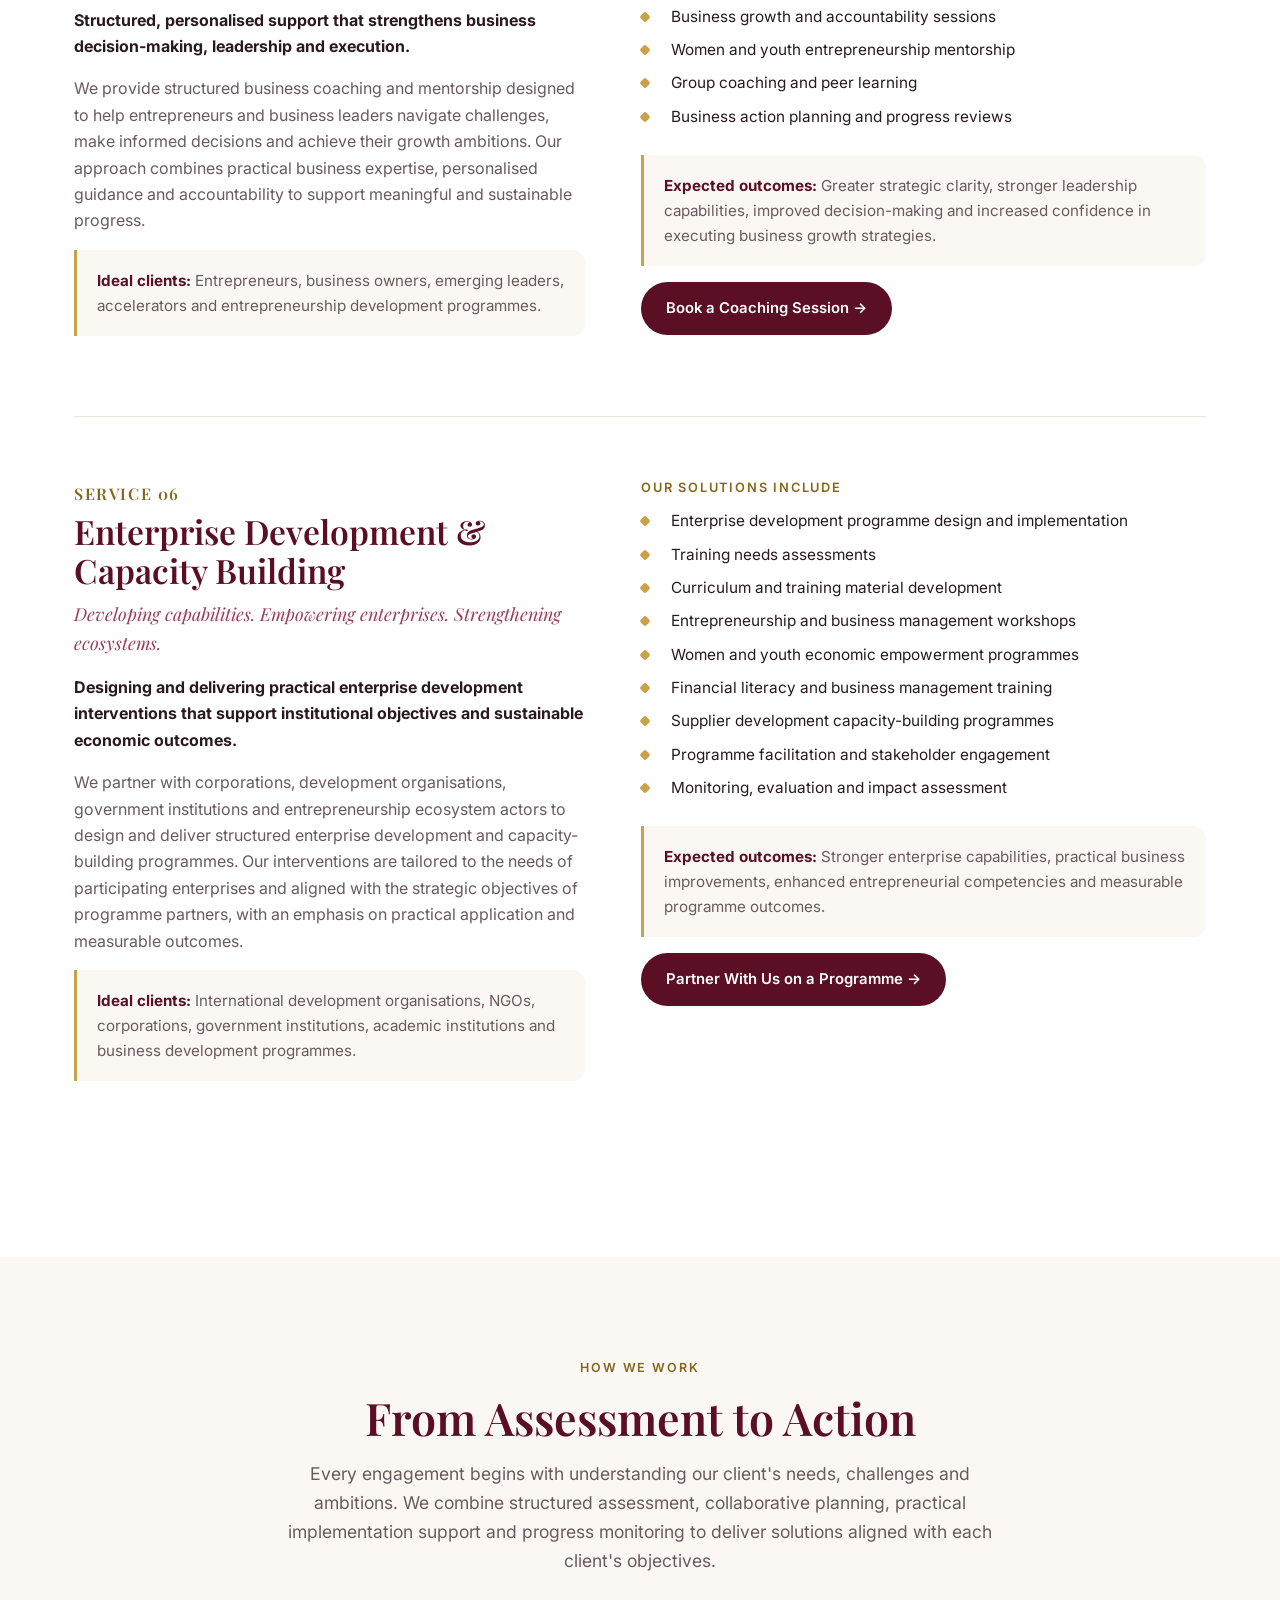
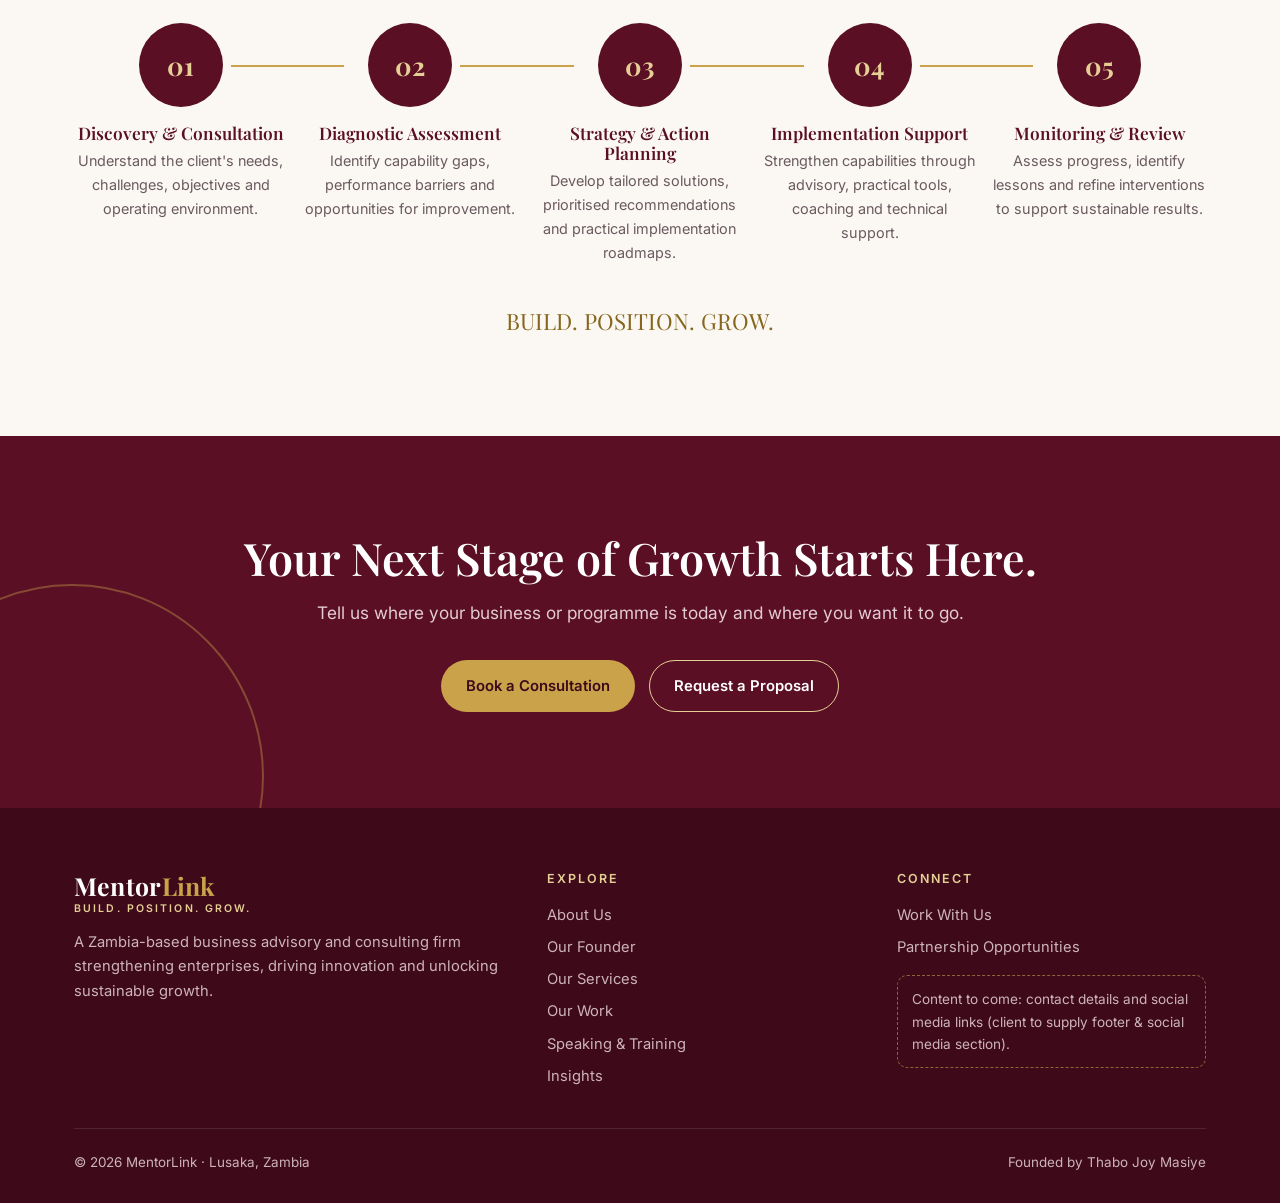
<file: services.html>
<!DOCTYPE html>
<html lang="en" class="no-js">
<head>
<meta charset="UTF-8">
<meta name="viewport" content="width=device-width, initial-scale=1.0">
<title>Our Services | MentorLink</title>
<meta name="description" content="Business diagnostics, supplier development, market positioning, innovation, strategic coaching and enterprise development programmes from MentorLink.">
<meta property="og:title" content="Our Services | MentorLink">
<meta property="og:description" content="Business diagnostics, supplier development, market positioning, innovation, strategic coaching and enterprise development programmes from MentorLink.">
<meta property="og:type" content="website">
<meta name="theme-color" content="#5A0F25">
<link rel="preconnect" href="https://fonts.googleapis.com">
<link rel="preconnect" href="https://fonts.gstatic.com" crossorigin>
<link href="https://fonts.googleapis.com/css2?family=Inter:wght@400;500;600;700&family=Playfair+Display:ital,wght@0,600;0,700;1,600&display=swap" rel="stylesheet">
<link rel="stylesheet" href="assets/css/style.css">
<script>document.documentElement.classList.remove('no-js')</script>
</head>
<body>
<a class="skip" href="#main">Skip to content</a>
<header class="site">
  <div class="wrap nav">
    <!-- LOGO PLACEHOLDER: replace this text wordmark with the approved MentorLink logo -->
    <a href="index.html" class="brand" aria-label="MentorLink home"><span class="name">Mentor<span>Link</span></span><span class="tag">Build. Position. Grow.</span></a>
    <button class="menu-toggle" type="button" aria-label="Open menu" aria-expanded="false" aria-controls="site-menu">&#9776;</button>
    <ul id="site-menu">
      <li><a href="index.html">Home</a></li><li><a href="about.html">About Us</a></li><li><a href="services.html" aria-current="page">Our Services</a></li><li><a href="work.html">Our Work</a></li><li><a href="speaking.html">Speaking &amp; Training</a></li><li><a href="insights.html">Insights</a></li><li><a href="contact.html">Contact Us</a></li>
      <li><a href="contact.html" class="btn btn-primary">Work With Us</a></li>
    </ul>
  </div>
</header>
<main id="main">

<section class="page-hero"><div class="wrap">
  <span class="eyebrow">Our Services</span>
  <h1>Strategic Solutions. Practical Execution. Sustainable Growth.</h1>
  <p>At MentorLink, we deliver tailored business advisory and consulting solutions designed to strengthen enterprise capabilities, improve performance and unlock growth opportunities.</p>
  <div class="ctas"><a href="#core-services" class="btn btn-gold">Explore Our Expertise &darr;</a></div>
</div></section>

<section class="tight">
  <div class="wrap section-head center reveal" style="margin-bottom:0">
    <p class="lead">Our approach combines structured diagnostics, strategic insight and practical implementation support to address business challenges at every stage of growth.</p>
    <p class="lead" style="margin-top:1rem">From strengthening individual enterprises to developing competitive suppliers and designing enterprise development programmes, we help businesses and institutions translate ambitions into sustainable results.</p>
  </div>
</section>

<section class="bg-cream" id="core-services">
  <div class="wrap">
    <div class="section-head center reveal"><span class="eyebrow">Core Service Areas</span><h2 class="title">Our Core Services</h2></div>
    <div class="cards"><a class="card reveal" href="services.html#diagnostics"><div class="top"><span class="ic"><svg viewBox="0 0 24 24" aria-hidden="true"><rect x="5" y="4" width="14" height="17" rx="2"/><path d="M9 4h6v3H9zM9 11h6M9 15h6"/></svg></span><span class="no">01</span></div><h3>Business Diagnostics &amp; Growth Strategy</h3><p>Identifying growth barriers and developing practical strategies for stronger business performance.</p><span class="link-arrow">Learn More &rarr;</span></a><a class="card reveal" href="services.html#supplier-development"><div class="top"><span class="ic"><svg viewBox="0 0 24 24" aria-hidden="true"><circle cx="12" cy="5" r="2.5"/><circle cx="5" cy="19" r="2.5"/><circle cx="19" cy="19" r="2.5"/><path d="M12 7.5v4M12 11.5 6.5 17M12 11.5l5.5 5.5"/></svg></span><span class="no">02</span></div><h3>Supplier Development &amp; Market Access</h3><p>Preparing enterprises to compete for and secure new market opportunities.</p><span class="link-arrow">Learn More &rarr;</span></a><a class="card reveal" href="services.html#market-positioning"><div class="top"><span class="ic"><svg viewBox="0 0 24 24" aria-hidden="true"><circle cx="12" cy="12" r="9"/><circle cx="12" cy="12" r="5"/><circle cx="12" cy="12" r="1"/></svg></span><span class="no">03</span></div><h3>Market Positioning &amp; Pitch Development</h3><p>Helping businesses communicate their value, differentiate themselves and attract opportunities.</p><span class="link-arrow">Learn More &rarr;</span></a><a class="card reveal" href="services.html#innovation"><div class="top"><span class="ic"><svg viewBox="0 0 24 24" aria-hidden="true"><path d="M9 18h6M10 21h4"/><path d="M12 3a6 6 0 0 0-3.5 10.9c.6.5 1 1.2 1 2.1h5c0-.9.4-1.6 1-2.1A6 6 0 0 0 12 3z"/></svg></span><span class="no">04</span></div><h3>Innovation &amp; Business Development</h3><p>Transforming ideas into practical, competitive and commercially viable solutions.</p><span class="link-arrow">Learn More &rarr;</span></a><a class="card reveal" href="services.html#coaching"><div class="top"><span class="ic"><svg viewBox="0 0 24 24" aria-hidden="true"><circle cx="9" cy="8" r="3"/><circle cx="17" cy="9" r="2.5"/><path d="M3 20c0-3.3 2.7-6 6-6s6 2.7 6 6M15 14.5c2.8 0 5 2.2 5 5"/></svg></span><span class="no">05</span></div><h3>Strategic Coaching &amp; Mentorship</h3><p>Equipping entrepreneurs and business leaders with the clarity, confidence and capabilities to grow.</p><span class="link-arrow">Learn More &rarr;</span></a><a class="card reveal" href="services.html#capacity-building"><div class="top"><span class="ic"><svg viewBox="0 0 24 24" aria-hidden="true"><rect x="3" y="4" width="18" height="12" rx="1"/><path d="M12 16v4M8 21h8M7 12l3-3 2 2 4-4"/></svg></span><span class="no">06</span></div><h3>Enterprise Development &amp; Capacity Building</h3><p>Designing and delivering impactful training and enterprise development programmes.</p><span class="link-arrow">Learn More &rarr;</span></a></div>
  </div>
</section>

<section>
  <div class="wrap"><article class="svc-detail" id="diagnostics">
  <div class="reveal">
    <span class="no">SERVICE 01</span>
    <h2>Business Diagnostics &amp; Growth Strategy</h2>
    <p class="strap">Understand your business. Strengthen performance. Accelerate growth.</p>
    <p><strong style="color:var(--ink)">Helping enterprises identify performance gaps, strengthen business foundations and establish clear pathways for growth.</strong></p>
    <p>We conduct comprehensive business diagnostic assessments to identify performance gaps, operational inefficiencies and barriers to growth. Our findings inform tailored improvement strategies that strengthen business capabilities and support sustainable expansion.</p>
    <div class="outcome"><p><strong>Ideal clients:</strong> MSMEs, established businesses, family-owned enterprises and enterprise development programmes.</p></div>
  </div>
  <div class="reveal">
    <h3>Our solutions include</h3>
    <ul class="ticks"><li>Business diagnostic assessments and gap analysis</li><li>Strategic business planning and growth roadmaps</li><li>Business model assessment and optimisation</li><li>Organisational structure and governance</li><li>Inventory and operational optimisation</li><li>Business process improvement and standard operating procedures (SOPs)</li><li>Financial management systems, costing and pricing</li><li>Business risk management and continuity planning</li><li>Performance monitoring and implementation support</li></ul>
    <div class="outcome"><p><strong>Expected outcomes:</strong> Stronger business foundations, improved operational efficiency, informed decision-making and a clear roadmap for sustainable growth.</p></div>
    <a href="contact.html?service=diagnostics#enquiry" class="btn btn-primary">Request a Business Diagnostic &rarr;</a>
  </div>
</article><article class="svc-detail" id="supplier-development">
  <div class="reveal">
    <span class="no">SERVICE 02</span>
    <h2>Supplier Development &amp; Market Access</h2>
    <p class="strap">Building competitive suppliers. Strengthening value chains.</p>
    <p><strong style="color:var(--ink)">Bridging the gap between enterprise capabilities and corporate procurement requirements.</strong></p>
    <p>We support enterprises in developing the capabilities, systems and standards required to compete for corporate, institutional and regional market opportunities. We also work with corporations, anchor companies and development partners to design and implement supplier development initiatives that strengthen local supply chains and promote sustainable enterprise integration.</p>
    <div class="outcome"><p><strong>Ideal clients:</strong> Mining companies, corporations, anchor companies, local suppliers, government institutions and development partners.</p></div>
  </div>
  <div class="reveal">
    <h3>Our solutions include</h3>
    <ul class="ticks"><li>Supplier diagnostic assessments</li><li>Supplier readiness and capability development</li><li>Buyer requirements and procurement readiness</li><li>Quality, cost and delivery performance improvement</li><li>Business compliance and operational readiness</li><li>Local content and enterprise integration strategies</li><li>Value chain and market opportunity analysis</li><li>Buyer–supplier engagement facilitation</li><li>Supplier development programme design and implementation</li></ul>
    <div class="outcome"><p><strong>Expected outcomes:</strong> More competitive suppliers, stronger operational capabilities, improved procurement readiness and greater opportunities for value chain participation.</p></div>
    <a href="contact.html?service=supplier-development#enquiry" class="btn btn-primary">Explore Supplier Development Solutions &rarr;</a>
  </div>
</article><article class="svc-detail" id="market-positioning">
  <div class="reveal">
    <span class="no">SERVICE 03</span>
    <h2>Market Positioning &amp; Pitch Development</h2>
    <p class="strap">Communicate your value. Differentiate your business. Capture opportunities.</p>
    <p><strong style="color:var(--ink)">Helping enterprises develop compelling market identities and communicate their value with confidence.</strong></p>
    <p>We help businesses understand their markets, articulate their competitive advantage and develop compelling positioning strategies that resonate with customers, investors and strategic partners. Our approach strengthens how enterprises present themselves, communicate their value and pursue commercial opportunities.</p>
    <div class="outcome"><p><strong>Ideal clients:</strong> Entrepreneurs, growth-stage businesses, startups, accelerators and business competition participants.</p></div>
  </div>
  <div class="reveal">
    <h3>Our solutions include</h3>
    <ul class="ticks"><li>Market and competitor analysis</li><li>Customer segmentation and profiling</li><li>Customer value proposition development</li><li>Brand positioning and differentiation</li><li>Marketing and customer acquisition strategies</li><li>Business and investor pitch development</li><li>Pitch deck development and presentation coaching</li><li>Sales strategy and customer engagement</li><li>Investment and commercial readiness support</li></ul>
    <div class="outcome"><p><strong>Expected outcomes:</strong> Stronger market positioning, clearer value propositions, improved business communication and greater readiness to pursue commercial and investment opportunities.</p></div>
    <a href="contact.html?service=market-positioning#enquiry" class="btn btn-primary">Strengthen Your Market Position &rarr;</a>
  </div>
</article><article class="svc-detail" id="innovation">
  <div class="reveal">
    <span class="no">SERVICE 04</span>
    <h2>Innovation &amp; Business Development</h2>
    <p class="strap">Transforming ideas into commercially viable opportunities.</p>
    <p><strong style="color:var(--ink)">Supporting enterprises to innovate, adapt and develop solutions that respond to evolving market needs.</strong></p>
    <p>We support entrepreneurs and organisations in identifying new business opportunities, developing innovative solutions and transforming ideas into commercially sustainable ventures. Drawing on human-centred design, strategic analysis and business model innovation, we help enterprises develop solutions that respond to customer needs and evolving market conditions.</p>
    <div class="outcome"><p><strong>Ideal clients:</strong> Startups, established enterprises, innovation hubs, accelerators and organisations seeking to develop new products or services.</p></div>
  </div>
  <div class="reveal">
    <h3>Our solutions include</h3>
    <ul class="ticks"><li>Design thinking and human-centred innovation</li><li>Business ideation and concept development</li><li>Business model innovation</li><li>Customer discovery and market validation</li><li>Product and service development</li><li>Commercialisation strategies</li><li>Circular business modelling</li><li>Sustainable business model development</li><li>Innovation and entrepreneurship programme support</li></ul>
    <div class="outcome"><p><strong>Expected outcomes:</strong> Validated business concepts, stronger business models, customer-focused solutions and improved commercial viability.</p></div>
    <a href="contact.html?service=innovation#enquiry" class="btn btn-primary">Develop Your Next Business Opportunity &rarr;</a>
  </div>
</article><article class="svc-detail" id="coaching">
  <div class="reveal">
    <span class="no">SERVICE 05</span>
    <h2>Strategic Coaching &amp; Mentorship</h2>
    <p class="strap">Building confident entrepreneurs and capable business leaders.</p>
    <p><strong style="color:var(--ink)">Structured, personalised support that strengthens business decision-making, leadership and execution.</strong></p>
    <p>We provide structured business coaching and mentorship designed to help entrepreneurs and business leaders navigate challenges, make informed decisions and achieve their growth ambitions. Our approach combines practical business expertise, personalised guidance and accountability to support meaningful and sustainable progress.</p>
    <div class="outcome"><p><strong>Ideal clients:</strong> Entrepreneurs, business owners, emerging leaders, accelerators and entrepreneurship development programmes.</p></div>
  </div>
  <div class="reveal">
    <h3>Our solutions include</h3>
    <ul class="ticks"><li>One-on-one business coaching</li><li>Structured business mentorship</li><li>Entrepreneurial leadership development</li><li>Strategic decision-making support</li><li>Business growth and accountability sessions</li><li>Women and youth entrepreneurship mentorship</li><li>Group coaching and peer learning</li><li>Business action planning and progress reviews</li></ul>
    <div class="outcome"><p><strong>Expected outcomes:</strong> Greater strategic clarity, stronger leadership capabilities, improved decision-making and increased confidence in executing business growth strategies.</p></div>
    <a href="contact.html?service=coaching#enquiry" class="btn btn-primary">Book a Coaching Session &rarr;</a>
  </div>
</article><article class="svc-detail" id="capacity-building">
  <div class="reveal">
    <span class="no">SERVICE 06</span>
    <h2>Enterprise Development &amp; Capacity Building</h2>
    <p class="strap">Developing capabilities. Empowering enterprises. Strengthening ecosystems.</p>
    <p><strong style="color:var(--ink)">Designing and delivering practical enterprise development interventions that support institutional objectives and sustainable economic outcomes.</strong></p>
    <p>We partner with corporations, development organisations, government institutions and entrepreneurship ecosystem actors to design and deliver structured enterprise development and capacity-building programmes. Our interventions are tailored to the needs of participating enterprises and aligned with the strategic objectives of programme partners, with an emphasis on practical application and measurable outcomes.</p>
    <div class="outcome"><p><strong>Ideal clients:</strong> International development organisations, NGOs, corporations, government institutions, academic institutions and business development programmes.</p></div>
  </div>
  <div class="reveal">
    <h3>Our solutions include</h3>
    <ul class="ticks"><li>Enterprise development programme design and implementation</li><li>Training needs assessments</li><li>Curriculum and training material development</li><li>Entrepreneurship and business management workshops</li><li>Women and youth economic empowerment programmes</li><li>Financial literacy and business management training</li><li>Supplier development capacity-building programmes</li><li>Programme facilitation and stakeholder engagement</li><li>Monitoring, evaluation and impact assessment</li></ul>
    <div class="outcome"><p><strong>Expected outcomes:</strong> Stronger enterprise capabilities, practical business improvements, enhanced entrepreneurial competencies and measurable programme outcomes.</p></div>
    <a href="contact.html?service=capacity-building#enquiry" class="btn btn-primary">Partner With Us on a Programme &rarr;</a>
  </div>
</article></div>
</section>

<section class="bg-cream">
  <div class="wrap">
    <div class="section-head center reveal">
      <span class="eyebrow">How We Work</span>
      <h2 class="title">From Assessment to Action</h2>
      <p class="lead">Every engagement begins with understanding our client's needs, challenges and ambitions. We combine structured assessment, collaborative planning, practical implementation support and progress monitoring to deliver solutions aligned with each client's objectives.</p>
    </div>
    <ol class="process" style="list-style:none"><li class="step reveal"><div class="circle">01</div><div><h3>Discovery &amp; Consultation</h3><p>Understand the client's needs, challenges, objectives and operating environment.</p></div></li><li class="step reveal"><div class="circle">02</div><div><h3>Diagnostic Assessment</h3><p>Identify capability gaps, performance barriers and opportunities for improvement.</p></div></li><li class="step reveal"><div class="circle">03</div><div><h3>Strategy &amp; Action Planning</h3><p>Develop tailored solutions, prioritised recommendations and practical implementation roadmaps.</p></div></li><li class="step reveal"><div class="circle">04</div><div><h3>Implementation Support</h3><p>Strengthen capabilities through advisory, practical tools, coaching and technical support.</p></div></li><li class="step reveal"><div class="circle">05</div><div><h3>Monitoring &amp; Review</h3><p>Assess progress, identify lessons and refine interventions to support sustainable results.</p></div></li></ol>
    <p class="pillar-foot reveal" style="color:var(--gold-ink)">BUILD. POSITION. GROW.</p>
  </div>
</section>

<section class="cta-band"><div class="wrap"><h2 class="title">Your Next Stage of Growth Starts Here.</h2><p>Tell us where your business or programme is today and where you want it to go.</p><div class="ctas" style="justify-content:center"><a href="contact.html?type=consultation#enquiry" class="btn btn-gold">Book a Consultation</a><a href="contact.html?type=proposal#enquiry" class="btn btn-outline">Request a Proposal</a></div></div></section>

</main>
<footer class="site">
  <div class="wrap">
    <div class="foot-grid">
      <div>
        <a href="index.html" class="brand"><span class="name">Mentor<span style="color:var(--gold)">Link</span></span><span class="tag">Build. Position. Grow.</span></a>
        <p style="margin-top:1rem">A Zambia-based business advisory and consulting firm strengthening enterprises, driving innovation and unlocking sustainable growth.</p>
      </div>
      <div>
        <h4>Explore</h4>
        <ul>
          <li><a href="about.html">About Us</a></li>
          <li><a href="founder.html">Our Founder</a></li>
          <li><a href="services.html">Our Services</a></li>
          <li><a href="work.html">Our Work</a></li>
          <li><a href="speaking.html">Speaking &amp; Training</a></li>
          <li><a href="insights.html">Insights</a></li>
        </ul>
      </div>
      <div>
        <h4>Connect</h4>
        <ul>
          <li><a href="contact.html">Work With Us</a></li>
          <li><a href="contact.html#enquiry">Partnership Opportunities</a></li>
        </ul>
        <div class="ph">Content to come: contact details and social media links (client to supply footer &amp; social media section).</div>
      </div>
    </div>
    <div class="foot-bottom"><span>© 2026 MentorLink · Lusaka, Zambia</span><span>Founded by Thabo Joy Masiye</span></div>
  </div>
</footer>
<script src="assets/js/main.js"></script>
</body>
</html>
</file>
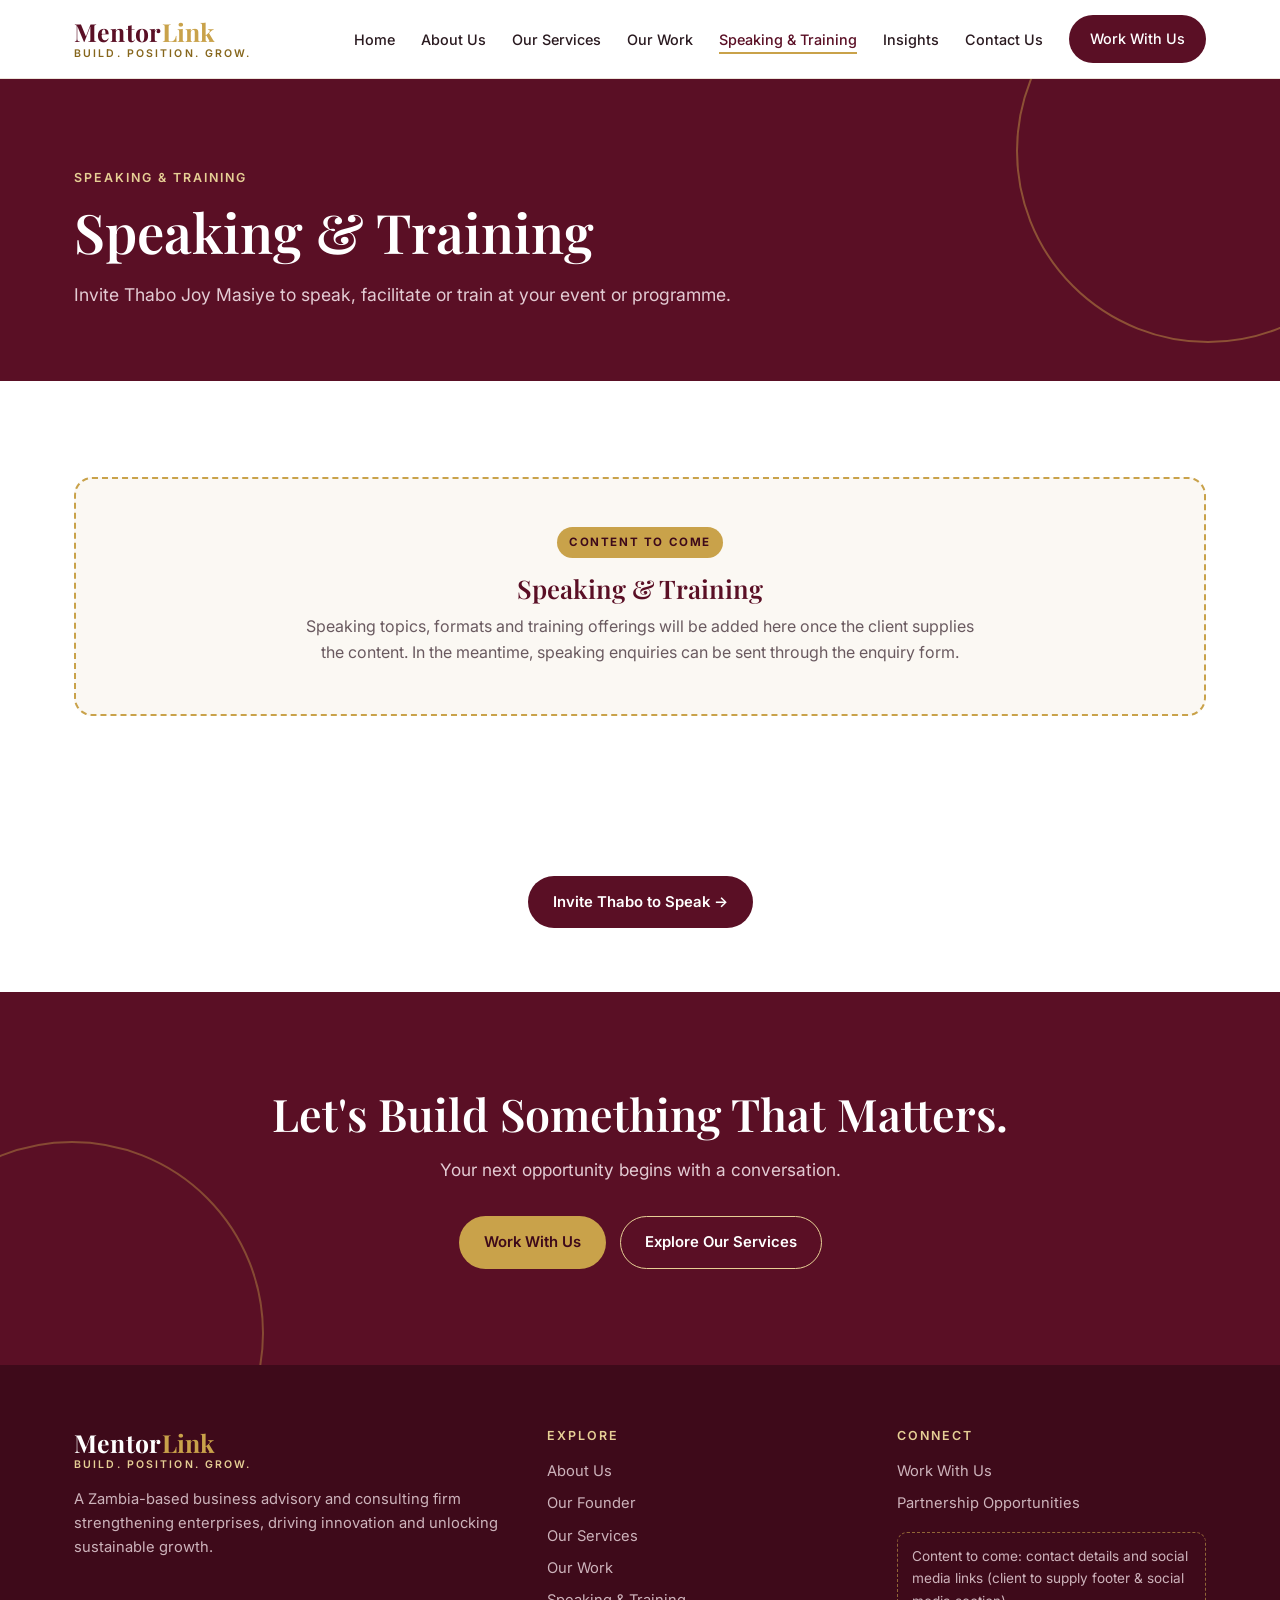
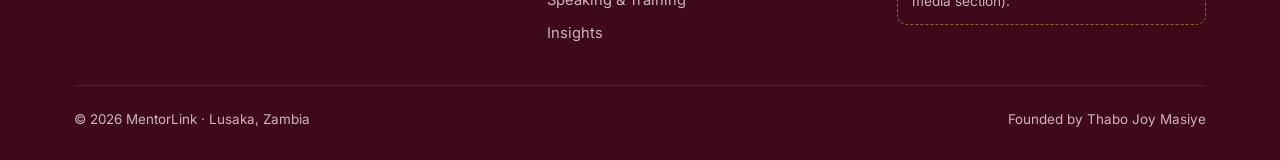
<file: speaking.html>
<!DOCTYPE html>
<html lang="en" class="no-js">
<head>
<meta charset="UTF-8">
<meta name="viewport" content="width=device-width, initial-scale=1.0">
<title>Speaking &amp; Training | MentorLink</title>
<meta name="description" content="Invite Thabo Joy Masiye, Founder of MentorLink, to speak or facilitate training.">
<meta property="og:title" content="Speaking &amp; Training | MentorLink">
<meta property="og:description" content="Invite Thabo Joy Masiye, Founder of MentorLink, to speak or facilitate training.">
<meta property="og:type" content="website">
<meta name="theme-color" content="#5A0F25">
<link rel="preconnect" href="https://fonts.googleapis.com">
<link rel="preconnect" href="https://fonts.gstatic.com" crossorigin>
<link href="https://fonts.googleapis.com/css2?family=Inter:wght@400;500;600;700&family=Playfair+Display:ital,wght@0,600;0,700;1,600&display=swap" rel="stylesheet">
<link rel="stylesheet" href="assets/css/style.css">
<script>document.documentElement.classList.remove('no-js')</script>
</head>
<body>
<a class="skip" href="#main">Skip to content</a>
<header class="site">
  <div class="wrap nav">
    <!-- LOGO PLACEHOLDER: replace this text wordmark with the approved MentorLink logo -->
    <a href="index.html" class="brand" aria-label="MentorLink home"><span class="name">Mentor<span>Link</span></span><span class="tag">Build. Position. Grow.</span></a>
    <button class="menu-toggle" type="button" aria-label="Open menu" aria-expanded="false" aria-controls="site-menu">&#9776;</button>
    <ul id="site-menu">
      <li><a href="index.html">Home</a></li><li><a href="about.html">About Us</a></li><li><a href="services.html">Our Services</a></li><li><a href="work.html">Our Work</a></li><li><a href="speaking.html" aria-current="page">Speaking &amp; Training</a></li><li><a href="insights.html">Insights</a></li><li><a href="contact.html">Contact Us</a></li>
      <li><a href="contact.html" class="btn btn-primary">Work With Us</a></li>
    </ul>
  </div>
</header>
<main id="main">

<section class="page-hero"><div class="wrap"><span class="eyebrow">Speaking &amp; Training</span><h1>Speaking &amp; Training</h1><p>Invite Thabo Joy Masiye to speak, facilitate or train at your event or programme.</p></div></section>
<section><div class="wrap"><div class="placeholder reveal"><span class="badge">Content to come</span><h2>Speaking &amp; Training</h2><p>Speaking topics, formats and training offerings will be added here once the client supplies the content. In the meantime, speaking enquiries can be sent through the enquiry form.</p></div></div></section>
<section class="tight"><div class="wrap center"><a href="contact.html?type=speaking#enquiry" class="btn btn-primary">Invite Thabo to Speak &rarr;</a></div></section>
<section class="cta-band"><div class="wrap"><h2 class="title">Let's Build Something That Matters.</h2><p>Your next opportunity begins with a conversation.</p><div class="ctas" style="justify-content:center"><a href="contact.html" class="btn btn-gold">Work With Us</a><a href="services.html" class="btn btn-outline">Explore Our Services</a></div></div></section>

</main>
<footer class="site">
  <div class="wrap">
    <div class="foot-grid">
      <div>
        <a href="index.html" class="brand"><span class="name">Mentor<span style="color:var(--gold)">Link</span></span><span class="tag">Build. Position. Grow.</span></a>
        <p style="margin-top:1rem">A Zambia-based business advisory and consulting firm strengthening enterprises, driving innovation and unlocking sustainable growth.</p>
      </div>
      <div>
        <h4>Explore</h4>
        <ul>
          <li><a href="about.html">About Us</a></li>
          <li><a href="founder.html">Our Founder</a></li>
          <li><a href="services.html">Our Services</a></li>
          <li><a href="work.html">Our Work</a></li>
          <li><a href="speaking.html">Speaking &amp; Training</a></li>
          <li><a href="insights.html">Insights</a></li>
        </ul>
      </div>
      <div>
        <h4>Connect</h4>
        <ul>
          <li><a href="contact.html">Work With Us</a></li>
          <li><a href="contact.html#enquiry">Partnership Opportunities</a></li>
        </ul>
        <div class="ph">Content to come: contact details and social media links (client to supply footer &amp; social media section).</div>
      </div>
    </div>
    <div class="foot-bottom"><span>© 2026 MentorLink · Lusaka, Zambia</span><span>Founded by Thabo Joy Masiye</span></div>
  </div>
</footer>
<script src="assets/js/main.js"></script>
</body>
</html>
</file>
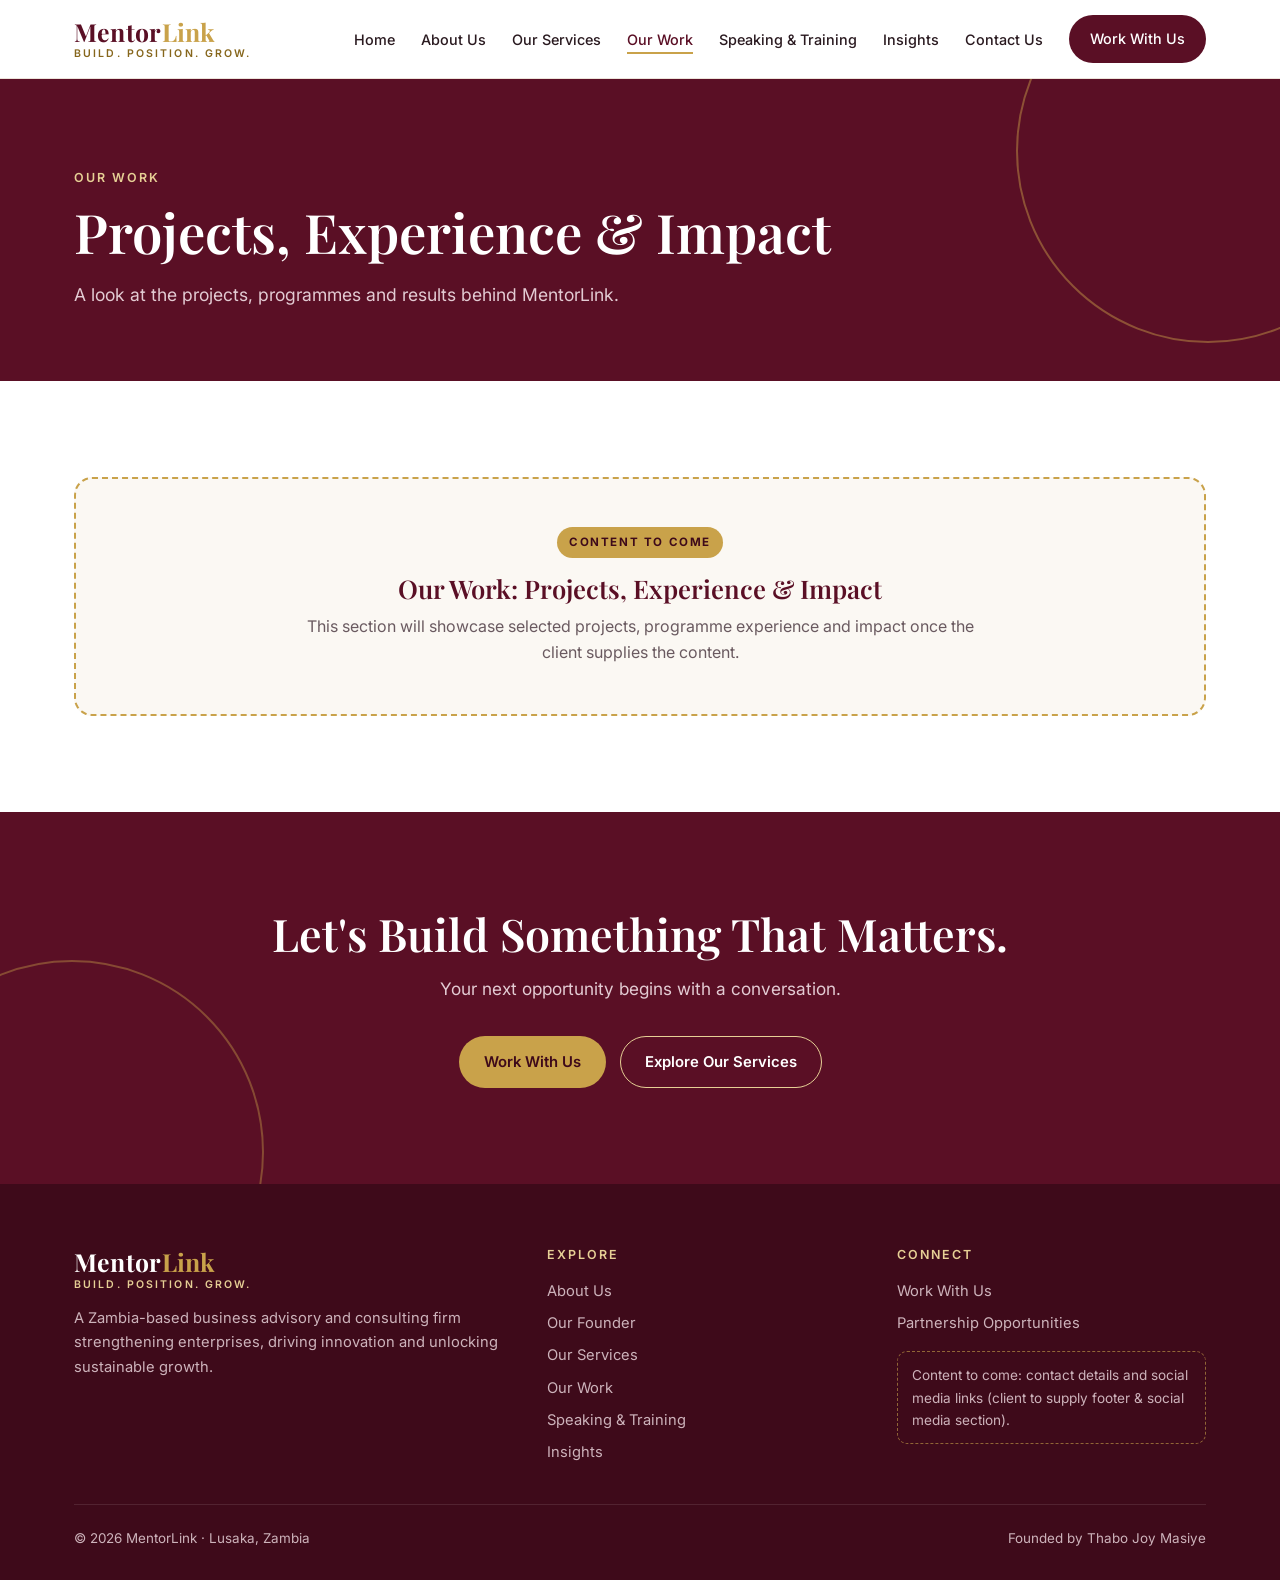
<file: work.html>
<!DOCTYPE html>
<html lang="en" class="no-js">
<head>
<meta charset="UTF-8">
<meta name="viewport" content="width=device-width, initial-scale=1.0">
<title>Projects, Experience &amp; Impact | MentorLink</title>
<meta name="description" content="Projects, experience and impact from MentorLink and its founder.">
<meta property="og:title" content="Projects, Experience &amp; Impact | MentorLink">
<meta property="og:description" content="Projects, experience and impact from MentorLink and its founder.">
<meta property="og:type" content="website">
<meta name="theme-color" content="#5A0F25">
<link rel="preconnect" href="https://fonts.googleapis.com">
<link rel="preconnect" href="https://fonts.gstatic.com" crossorigin>
<link href="https://fonts.googleapis.com/css2?family=Inter:wght@400;500;600;700&family=Playfair+Display:ital,wght@0,600;0,700;1,600&display=swap" rel="stylesheet">
<link rel="stylesheet" href="assets/css/style.css">
<script>document.documentElement.classList.remove('no-js')</script>
</head>
<body>
<a class="skip" href="#main">Skip to content</a>
<header class="site">
  <div class="wrap nav">
    <!-- LOGO PLACEHOLDER: replace this text wordmark with the approved MentorLink logo -->
    <a href="index.html" class="brand" aria-label="MentorLink home"><span class="name">Mentor<span>Link</span></span><span class="tag">Build. Position. Grow.</span></a>
    <button class="menu-toggle" type="button" aria-label="Open menu" aria-expanded="false" aria-controls="site-menu">&#9776;</button>
    <ul id="site-menu">
      <li><a href="index.html">Home</a></li><li><a href="about.html">About Us</a></li><li><a href="services.html">Our Services</a></li><li><a href="work.html" aria-current="page">Our Work</a></li><li><a href="speaking.html">Speaking &amp; Training</a></li><li><a href="insights.html">Insights</a></li><li><a href="contact.html">Contact Us</a></li>
      <li><a href="contact.html" class="btn btn-primary">Work With Us</a></li>
    </ul>
  </div>
</header>
<main id="main">

<section class="page-hero"><div class="wrap"><span class="eyebrow">Our Work</span><h1>Projects, Experience &amp; Impact</h1><p>A look at the projects, programmes and results behind MentorLink.</p></div></section>
<section><div class="wrap"><div class="placeholder reveal"><span class="badge">Content to come</span><h2>Our Work: Projects, Experience &amp; Impact</h2><p>This section will showcase selected projects, programme experience and impact once the client supplies the content.</p></div></div></section>

<section class="cta-band"><div class="wrap"><h2 class="title">Let's Build Something That Matters.</h2><p>Your next opportunity begins with a conversation.</p><div class="ctas" style="justify-content:center"><a href="contact.html" class="btn btn-gold">Work With Us</a><a href="services.html" class="btn btn-outline">Explore Our Services</a></div></div></section>

</main>
<footer class="site">
  <div class="wrap">
    <div class="foot-grid">
      <div>
        <a href="index.html" class="brand"><span class="name">Mentor<span style="color:var(--gold)">Link</span></span><span class="tag">Build. Position. Grow.</span></a>
        <p style="margin-top:1rem">A Zambia-based business advisory and consulting firm strengthening enterprises, driving innovation and unlocking sustainable growth.</p>
      </div>
      <div>
        <h4>Explore</h4>
        <ul>
          <li><a href="about.html">About Us</a></li>
          <li><a href="founder.html">Our Founder</a></li>
          <li><a href="services.html">Our Services</a></li>
          <li><a href="work.html">Our Work</a></li>
          <li><a href="speaking.html">Speaking &amp; Training</a></li>
          <li><a href="insights.html">Insights</a></li>
        </ul>
      </div>
      <div>
        <h4>Connect</h4>
        <ul>
          <li><a href="contact.html">Work With Us</a></li>
          <li><a href="contact.html#enquiry">Partnership Opportunities</a></li>
        </ul>
        <div class="ph">Content to come: contact details and social media links (client to supply footer &amp; social media section).</div>
      </div>
    </div>
    <div class="foot-bottom"><span>© 2026 MentorLink · Lusaka, Zambia</span><span>Founded by Thabo Joy Masiye</span></div>
  </div>
</footer>
<script src="assets/js/main.js"></script>
</body>
</html>
</file>
<file: assets/css/style.css>
/* MentorLink — shared styles
   Palette per client brief: burgundy, gold and white. */
:root{
  --burgundy-900:#3E0A1A;
  --burgundy:#5A0F25;
  --burgundy-700:#7A1F3D;
  --burgundy-500:#9B3A5A;
  --gold:#C9A24A;
  --gold-light:#E6CF95;
  --gold-ink:#86661C;      /* gold dark enough for text on white */
  --cream:#FBF8F3;
  --white:#FFFFFF;
  --ink:#2A1A20;
  --muted:#6A5A60;
  --line:#ECE3DA;
  --serif:'Playfair Display', Georgia, serif;
  --sans:'Inter', system-ui, -apple-system, 'Segoe UI', sans-serif;
  --radius:18px;
  --shadow:0 18px 40px -22px rgba(62,10,26,.35);
}
*{box-sizing:border-box;margin:0;padding:0}
html{scroll-behavior:smooth;scroll-padding-top:90px}
body{font-family:var(--sans);color:var(--ink);background:var(--white);line-height:1.65;font-size:1rem;-webkit-font-smoothing:antialiased}
a{color:inherit;text-decoration:none}
img{max-width:100%;display:block}
h1,h2,h3,h4{font-family:var(--serif);font-weight:600;line-height:1.15;color:var(--burgundy)}
h1,h2,h3,p,li,a{overflow-wrap:break-word}
p{max-width:68ch}
.wrap{max-width:1180px;margin:0 auto;padding:0 24px}
section{padding:96px 0}
section.tight{padding:64px 0}
.bg-cream{background:var(--cream)}
.bg-burgundy{background:var(--burgundy);color:#F3E6EA}
.bg-burgundy h2,.bg-burgundy h3{color:var(--white)}
.center{text-align:center}
.center p{margin-left:auto;margin-right:auto}

.eyebrow{display:inline-block;font-size:.78rem;font-weight:600;letter-spacing:.16em;text-transform:uppercase;color:var(--gold-ink);margin-bottom:.8rem}
.bg-burgundy .eyebrow{color:var(--gold-light)}
h2.title{font-size:clamp(1.9rem,3.6vw,2.8rem);margin-bottom:1rem}
.lead{font-size:1.1rem;color:var(--muted)}
.bg-burgundy .lead{color:#E3CBD3}
.rule{width:56px;height:3px;background:var(--gold);margin:1.2rem 0;border-radius:2px}
.center .rule{margin-left:auto;margin-right:auto}
.section-head{max-width:760px;margin-bottom:3rem}
.section-head.center{margin-left:auto;margin-right:auto}

/* buttons */
.btn{display:inline-flex;align-items:center;gap:10px;padding:13px 24px;border-radius:999px;font-weight:600;font-size:.93rem;border:1.5px solid transparent;cursor:pointer;font-family:var(--sans);transition:transform .2s,background .2s,color .2s,border-color .2s}
.btn:hover{transform:translateY(-2px)}
.btn-primary{background:var(--burgundy);color:var(--white)}
.btn-primary:hover{background:var(--burgundy-700)}
.btn-gold{background:var(--gold);color:var(--burgundy-900)}
.btn-gold:hover{background:var(--gold-light)}
.btn-outline{border-color:var(--burgundy);color:var(--burgundy);background:transparent}
.btn-outline:hover{background:var(--burgundy);color:var(--white)}
.bg-burgundy .btn-outline,.cta-band .btn-outline,.page-hero .btn-outline{border-color:var(--gold-light);color:var(--white)}
.bg-burgundy .btn-outline:hover,.cta-band .btn-outline:hover,.page-hero .btn-outline:hover{background:var(--gold);color:var(--burgundy-900);border-color:var(--gold)}
.ctas{display:flex;flex-wrap:wrap;gap:14px;margin-top:2rem}
.center .ctas{justify-content:center}
.link-arrow{color:var(--gold-ink);font-weight:600;font-size:.92rem;display:inline-flex;gap:6px;align-items:center}
.link-arrow:hover{color:var(--burgundy)}

/* header */
.skip{position:absolute;left:-9999px;top:8px;background:var(--burgundy);color:#fff;padding:10px 16px;border-radius:8px;z-index:100}
.skip:focus{left:16px}
header.site{position:sticky;top:0;z-index:50;background:rgba(255,255,255,.95);backdrop-filter:blur(10px);border-bottom:1px solid var(--line)}
.nav{display:flex;align-items:center;justify-content:space-between;height:78px;gap:20px}
.brand{display:flex;flex-direction:column;line-height:1.1}
.brand .name{font-family:var(--serif);font-size:1.55rem;font-weight:700;color:var(--burgundy);letter-spacing:.01em}
.brand .name span{color:var(--gold)}
.brand .tag{font-size:.66rem;letter-spacing:.2em;text-transform:uppercase;color:var(--gold-ink);font-weight:600;margin-top:3px}
.nav ul{display:flex;gap:26px;list-style:none;align-items:center}
.nav ul a{font-size:.9rem;font-weight:500;color:var(--ink);position:relative;padding:6px 0}
.nav ul a:not(.btn)::after{content:"";position:absolute;left:0;bottom:0;width:0;height:2px;background:var(--gold);transition:width .25s}
.nav ul a:not(.btn):hover::after,.nav ul a[aria-current="page"]::after{width:100%}
.nav ul a[aria-current="page"]{color:var(--burgundy)}
.nav ul a.btn{padding:11px 20px;color:var(--white)}
.menu-toggle{display:none;background:none;border:none;color:var(--burgundy);cursor:pointer;min-width:44px;min-height:44px;font-size:1.6rem}

/* hero */
.hero{padding:72px 0 88px;background:linear-gradient(180deg,var(--cream) 0%,var(--white) 100%);position:relative;overflow:hidden}
.hero::before{content:"";position:absolute;right:-220px;top:-160px;width:640px;height:640px;border-radius:50%;background:var(--burgundy);opacity:.96}
.hero::after{content:"";position:absolute;right:120px;bottom:-120px;width:260px;height:260px;border-radius:50%;border:2px solid var(--gold);opacity:.6}
.hero-grid{display:grid;grid-template-columns:1.1fr .9fr;gap:64px;align-items:center;position:relative;z-index:1}
.hero h1{font-size:clamp(2.4rem,5.2vw,4rem);margin-bottom:1rem}
.hero h1 em{font-style:italic;color:var(--burgundy-500)}
.hero .tagline{font-family:var(--serif);font-size:1.25rem;color:var(--gold-ink);font-weight:600;letter-spacing:.04em;margin-top:1.4rem}
.hero p{color:var(--muted);font-size:1.08rem;margin-top:.8rem}
.portrait{position:relative;max-width:460px;justify-self:end;width:100%}
.portrait img{border-radius:24px;border:4px solid var(--gold);box-shadow:var(--shadow);aspect-ratio:680/815;object-fit:cover;width:100%;background:var(--cream)}
.portrait .caption{position:absolute;left:-28px;bottom:28px;background:var(--white);border-radius:14px;padding:14px 18px;box-shadow:var(--shadow);border-left:4px solid var(--gold)}
.portrait .caption strong{display:block;font-family:var(--serif);color:var(--burgundy);font-size:1.05rem}
.portrait .caption small{color:var(--muted);font-size:.8rem}

/* page hero (inner pages) */
.page-hero{background:var(--burgundy);color:#F3E6EA;padding:84px 0 72px;position:relative;overflow:hidden}
.page-hero::after{content:"";position:absolute;right:-120px;top:-120px;width:380px;height:380px;border-radius:50%;border:2px solid rgba(201,162,74,.45)}
.page-hero h1{color:var(--white);font-size:clamp(2.1rem,4.6vw,3.4rem);max-width:820px}
.page-hero .eyebrow{color:var(--gold-light)}
.page-hero p{color:#E3CBD3;font-size:1.1rem;margin-top:1rem}
.page-hero .wrap{position:relative;z-index:1}

/* credibility banner */
.cred-banner{background:var(--burgundy);color:var(--white);padding:40px 0}
.cred-grid{display:grid;grid-template-columns:repeat(3,1fr);gap:24px}
.cred{display:flex;gap:16px;align-items:center}
.cred .ic{flex:0 0 52px;height:52px;border-radius:50%;border:1.5px solid var(--gold);display:grid;place-items:center}
.cred strong{display:block;font-family:var(--serif);font-size:1.2rem;color:var(--white);line-height:1.2}
.cred span{font-size:.85rem;color:#E3CBD3}

/* icons */
.ic svg{width:24px;height:24px;stroke:var(--gold);fill:none;stroke-width:1.6;stroke-linecap:round;stroke-linejoin:round}

/* two-column text */
.split{display:grid;grid-template-columns:1fr 1fr;gap:64px;align-items:start}
.prose p{color:var(--muted);margin-bottom:1rem;font-size:1.04rem}
.prose p strong{color:var(--ink)}

/* pillars: Build. Position. Grow. */
.pillars{display:grid;grid-template-columns:repeat(3,1fr);gap:28px;position:relative}
.pillar{border-radius:var(--radius);padding:40px 32px;color:var(--white);position:relative;text-align:center}
.pillar:nth-child(1){background:var(--burgundy-900)}
.pillar:nth-child(2){background:var(--burgundy-700)}
.pillar:nth-child(3){background:var(--burgundy-500)}
.pillar:not(:last-child)::after{content:"\2192";position:absolute;right:-24px;top:50%;transform:translateY(-50%);color:var(--gold);font-size:1.6rem;z-index:2}
.pillar .num{font-family:var(--serif);color:var(--gold-light);font-size:1.6rem}
.pillar h3{color:var(--white);font-size:2rem;letter-spacing:.06em;margin:.4rem 0 .9rem}
.pillar .bar{width:56px;height:2px;background:var(--gold);margin:0 auto 1rem}
.pillar p{color:#F3E6EA;font-size:.98rem;margin:0 auto}
.pillar .ic{width:56px;height:56px;border-radius:50%;border:1.5px solid var(--gold);display:grid;place-items:center;margin:0 auto 1rem}
.pillar-foot{margin-left:auto;margin-right:auto;font-family:var(--serif);font-size:1.4rem;color:var(--burgundy);text-align:center;margin-top:2.4rem}

/* service cards */
.cards{display:grid;grid-template-columns:repeat(3,1fr);gap:22px}
.card{background:var(--white);border:1px solid var(--line);border-radius:var(--radius);padding:30px 28px;display:flex;flex-direction:column;transition:transform .25s,box-shadow .25s,border-color .25s}
.card:hover{transform:translateY(-4px);box-shadow:var(--shadow);border-color:var(--gold)}
.card .top{display:flex;justify-content:space-between;align-items:center;margin-bottom:1.2rem}
.card .ic{width:50px;height:50px;border-radius:12px;background:var(--cream);display:grid;place-items:center}
.card .ic svg{stroke:var(--burgundy)}
.card .no{font-family:var(--serif);color:var(--gold-ink);font-size:1.1rem;font-weight:600}
.card h3{font-size:1.25rem;margin-bottom:.6rem}
.card p{color:var(--muted);font-size:.96rem;flex:1}
.card .link-arrow{margin-top:1.2rem}

/* founder teaser */
.founder{display:grid;grid-template-columns:.8fr 1.2fr;gap:64px;align-items:center}
.founder img{border-radius:22px;border:4px solid var(--gold);box-shadow:var(--shadow);aspect-ratio:680/815;object-fit:cover;width:100%;max-width:380px}
.founder .role{font-weight:600;color:var(--gold-ink);margin:.2rem 0 1.2rem;font-size:.98rem}
.founder h3{font-size:1.7rem}

/* logo banner / affiliations */
.logo-banner{display:grid;grid-template-columns:repeat(4,1fr);gap:16px;margin-top:2.4rem}
.logo-slot{border:1px dashed var(--gold);border-radius:14px;min-height:96px;display:grid;place-items:center;text-align:center;padding:14px;font-family:var(--serif);color:var(--burgundy);font-size:1.02rem;background:var(--white)}
.note{font-size:.85rem;color:var(--muted);margin-top:1.2rem;font-style:italic}
p.center,.note.center{margin-left:auto;margin-right:auto;text-align:center}

/* values / features grid */
.grid-2{display:grid;grid-template-columns:repeat(2,1fr);gap:22px}
.grid-4{display:grid;grid-template-columns:repeat(4,1fr);gap:22px}
.tile{background:var(--white);border:1px solid var(--line);border-top:3px solid var(--gold);border-radius:14px;padding:28px 26px}
.tile h3{font-size:1.2rem;margin-bottom:.5rem}
.tile p{color:var(--muted);font-size:.96rem}
.tile .ic{margin-bottom:1rem}
.tile .ic svg{stroke:var(--burgundy)}

/* vision / mission */
.vm{display:grid;grid-template-columns:1fr 1fr;gap:24px}
.vm .box{background:var(--burgundy);border-radius:var(--radius);padding:40px 36px;color:#F3E6EA}
.vm .box:nth-child(2){background:var(--burgundy-700)}
.vm h3{color:var(--gold-light);font-size:1.5rem;margin-bottom:.8rem}
.vm p{font-size:1.06rem}

/* timeline / journey */
.journey{display:grid;grid-template-columns:repeat(2,1fr);gap:20px}
.job{border:1px solid var(--line);border-radius:14px;padding:24px 26px;background:var(--white);display:grid;grid-template-columns:64px 1fr;gap:18px;align-items:start}
.job .logo-ph{width:64px;height:64px;border-radius:12px;border:1px dashed var(--gold);display:grid;place-items:center;font-size:.62rem;color:var(--muted);text-align:center;line-height:1.2;padding:4px}
.job h3{font-size:1.1rem}
.job .sub{font-size:.85rem;font-weight:600;color:var(--gold-ink);margin:.2rem 0 .5rem}
.job p{font-size:.93rem;color:var(--muted)}

/* credentials list */
.creds{list-style:none;display:grid;gap:0}
.creds li{padding:18px 0;border-bottom:1px solid var(--line);display:grid;grid-template-columns:14px 1fr;gap:16px}
.creds li::before{content:"";width:10px;height:10px;border-radius:50%;background:var(--gold);margin-top:8px}
.creds strong{display:block;color:var(--burgundy);font-family:var(--serif);font-size:1.08rem}
.creds span{color:var(--muted);font-size:.93rem;display:block}

/* quote */
.quote-block{max-width:860px;margin:0 auto;text-align:center}
.quote-block blockquote{font-family:var(--serif);font-size:clamp(1.4rem,2.8vw,2rem);font-style:italic;color:var(--white);line-height:1.4}
.quote-block blockquote::before{content:"\201C";display:block;font-size:4rem;color:var(--gold);line-height:.6;margin-bottom:.6rem}
.quote-block p{color:#E3CBD3;margin:1.4rem auto 0}
.quote-block cite{display:block;margin-top:1.6rem;font-style:normal;color:var(--gold-light);font-weight:600}
.quote-block cite small{display:block;color:#E3CBD3;font-weight:400;font-size:.88rem}

/* process steps */
.process{display:grid;grid-template-columns:repeat(5,1fr);gap:16px;counter-reset:step}
.step{text-align:center;position:relative}
.step .circle{width:84px;height:84px;border-radius:50%;background:var(--burgundy);color:var(--gold-light);display:grid;place-items:center;margin:0 auto 1rem;font-family:var(--serif);font-size:1.6rem;font-weight:700;position:relative;z-index:1}
.step:not(:last-child)::after{content:"";position:absolute;top:42px;left:calc(50% + 50px);right:calc(-50% + 50px);height:2px;background:var(--gold)}
.step h3{font-size:1.08rem;margin-bottom:.4rem}
.step p{font-size:.9rem;color:var(--muted);margin:0 auto}

/* service detail */
.svc-detail{display:grid;grid-template-columns:.95fr 1.05fr;gap:56px;padding:64px 0;border-top:1px solid var(--line)}
.svc-detail:first-of-type{border-top:none}
.svc-detail .no{font-family:var(--serif);color:var(--gold-ink);font-size:1rem;font-weight:600;letter-spacing:.1em}
.svc-detail h2{font-size:clamp(1.6rem,2.8vw,2.1rem);margin:.3rem 0 .6rem}
.svc-detail .strap{font-family:var(--serif);font-style:italic;color:var(--burgundy-500);font-size:1.12rem;margin-bottom:1rem}
.svc-detail p{color:var(--muted);margin-bottom:1rem}
.svc-detail h3{font-family:var(--sans);font-size:.8rem;letter-spacing:.14em;text-transform:uppercase;color:var(--gold-ink);margin-bottom:.8rem}
.ticks{list-style:none;display:grid;gap:8px;margin-bottom:1.6rem}
.ticks li{display:grid;grid-template-columns:20px 1fr;gap:10px;font-size:.96rem}
.ticks li::before{content:"";width:8px;height:8px;margin-top:9px;border-radius:2px;background:var(--gold);transform:rotate(45deg)}
.outcome{background:var(--cream);border-left:3px solid var(--gold);border-radius:0 12px 12px 0;padding:18px 20px;margin-bottom:1rem}
.outcome strong{color:var(--burgundy)}
.outcome p{margin:0;font-size:.95rem}

/* audience */
.audience{display:grid;grid-template-columns:repeat(4,1fr);gap:20px}

/* placeholder blocks for content still to come */
.placeholder{border:2px dashed var(--gold);border-radius:var(--radius);padding:48px 32px;text-align:center;background:var(--cream)}
.placeholder .badge{display:inline-block;background:var(--gold);color:var(--burgundy-900);font-size:.72rem;font-weight:700;letter-spacing:.14em;text-transform:uppercase;padding:6px 12px;border-radius:999px;margin-bottom:1rem}
.placeholder h2{font-size:1.6rem;margin-bottom:.6rem}
.placeholder p{color:var(--muted);margin:0 auto}
.draft-flag{background:var(--gold);color:var(--burgundy-900);text-align:center;font-size:.8rem;font-weight:600;padding:7px 12px;letter-spacing:.03em}

/* cta band */
.cta-band{background:var(--burgundy);color:#F3E6EA;text-align:center;position:relative;overflow:hidden}
.cta-band::before{content:"";position:absolute;left:-120px;bottom:-160px;width:380px;height:380px;border-radius:50%;border:2px solid rgba(201,162,74,.4)}
.cta-band .wrap{position:relative;z-index:1}
.cta-band h2{color:var(--white)}
.cta-band p{margin:0 auto;color:#E3CBD3;font-size:1.08rem}
.cta-band .kicker{font-family:var(--serif);font-style:italic;color:var(--gold-light);margin-top:1rem;font-size:1.15rem}

/* forms */
form.enquiry{background:var(--white);border:1px solid var(--line);border-radius:22px;padding:34px;box-shadow:var(--shadow)}
.row{display:grid;grid-template-columns:1fr 1fr;gap:16px}
.field{margin-bottom:16px}
label{display:block;font-size:.82rem;font-weight:600;color:var(--burgundy);margin-bottom:6px}
input,select,textarea{width:100%;font-family:var(--sans);font-size:1rem;padding:12px 14px;border:1px solid var(--line);border-radius:10px;background:var(--cream);color:var(--ink)}
input:focus,select:focus,textarea:focus{outline:none;border-color:var(--gold);background:var(--white)}
textarea{min-height:120px;resize:vertical}
.form-note{font-size:.8rem;color:var(--muted);margin-top:12px}
.success{display:none;text-align:center;padding:40px 10px}

/* footer */
footer.site{background:var(--burgundy-900);color:#CDB3BB;padding:64px 0 30px;font-size:.92rem}
.foot-grid{display:grid;grid-template-columns:1.4fr 1fr 1fr;gap:40px}
footer.site .brand .name{color:var(--white)}
footer.site .brand .tag{color:var(--gold-light)}
footer.site h4{color:var(--gold-light);font-family:var(--sans);font-size:.78rem;letter-spacing:.16em;text-transform:uppercase;margin-bottom:1rem}
footer.site ul{list-style:none;display:grid;gap:8px}
footer.site a:hover{color:var(--gold-light)}
footer.site .ph{border:1px dashed rgba(201,162,74,.6);border-radius:10px;padding:12px 14px;font-size:.85rem;margin-top:1rem}
.foot-bottom{border-top:1px solid rgba(255,255,255,.1);margin-top:40px;padding-top:22px;display:flex;justify-content:space-between;flex-wrap:wrap;gap:10px;font-size:.84rem}

/* motion & a11y */
::selection{background:var(--gold-light);color:var(--burgundy-900)}
:focus-visible{outline:2px solid var(--gold-ink);outline-offset:3px;border-radius:4px}
.bg-burgundy :focus-visible,.cta-band :focus-visible,footer.site :focus-visible,.page-hero :focus-visible{outline-color:var(--gold-light)}
.reveal{opacity:0;transform:translateY(20px);transition:opacity .7s ease,transform .7s ease}
.reveal.in{opacity:1;transform:none}
.no-js .reveal{opacity:1;transform:none}
@media (prefers-reduced-motion:reduce){
  html{scroll-behavior:auto}
  *,*::before,*::after{transition:none!important;animation:none!important}
  .reveal{opacity:1;transform:none}
}

/* responsive */
@media (max-width:1080px){
  .nav ul{gap:18px}
  .nav ul a{font-size:.85rem}
}
@media (max-width:980px){
  .nav ul{display:none;position:absolute;top:78px;left:0;right:0;background:var(--white);flex-direction:column;align-items:flex-start;padding:20px 24px 28px;gap:14px;border-bottom:1px solid var(--line);box-shadow:var(--shadow)}
  .nav ul.open{display:flex}
  .menu-toggle{display:inline-flex;align-items:center;justify-content:center}
  .hero-grid,.split,.founder,.svc-detail,.vm,.foot-grid{grid-template-columns:1fr;gap:40px}
  .hero::before{width:420px;height:420px;right:-240px;top:auto;bottom:-120px}
  .portrait{justify-self:start;max-width:340px}
  .portrait .caption{left:12px}
  .cards,.grid-4,.audience{grid-template-columns:1fr 1fr}
  .logo-banner{grid-template-columns:repeat(2,1fr)}
  .pillars{grid-template-columns:1fr;gap:36px}
  .pillar:not(:last-child)::after{content:"\2193";right:auto;left:50%;top:auto;bottom:-32px;transform:translateX(-50%)}
  .process{grid-template-columns:1fr;gap:28px;text-align:left}
  .step{display:grid;grid-template-columns:72px 1fr;gap:18px;text-align:left;align-items:start}
  .step .circle{width:64px;height:64px;font-size:1.25rem;margin:0}
  .step p{margin:0}
  .step:not(:last-child)::after{top:68px;bottom:-28px;left:31px;right:auto;width:2px;height:auto}
  .cred-grid{grid-template-columns:1fr}
}
@media (max-width:640px){
  section{padding:68px 0}
  .wrap{padding:0 16px}
  .cards,.grid-2,.grid-4,.audience,.journey,.row{grid-template-columns:1fr}
  .job{grid-template-columns:52px 1fr}
  .job .logo-ph{width:52px;height:52px}
  form.enquiry{padding:22px}
  .placeholder{padding:36px 20px}
}
</file>
